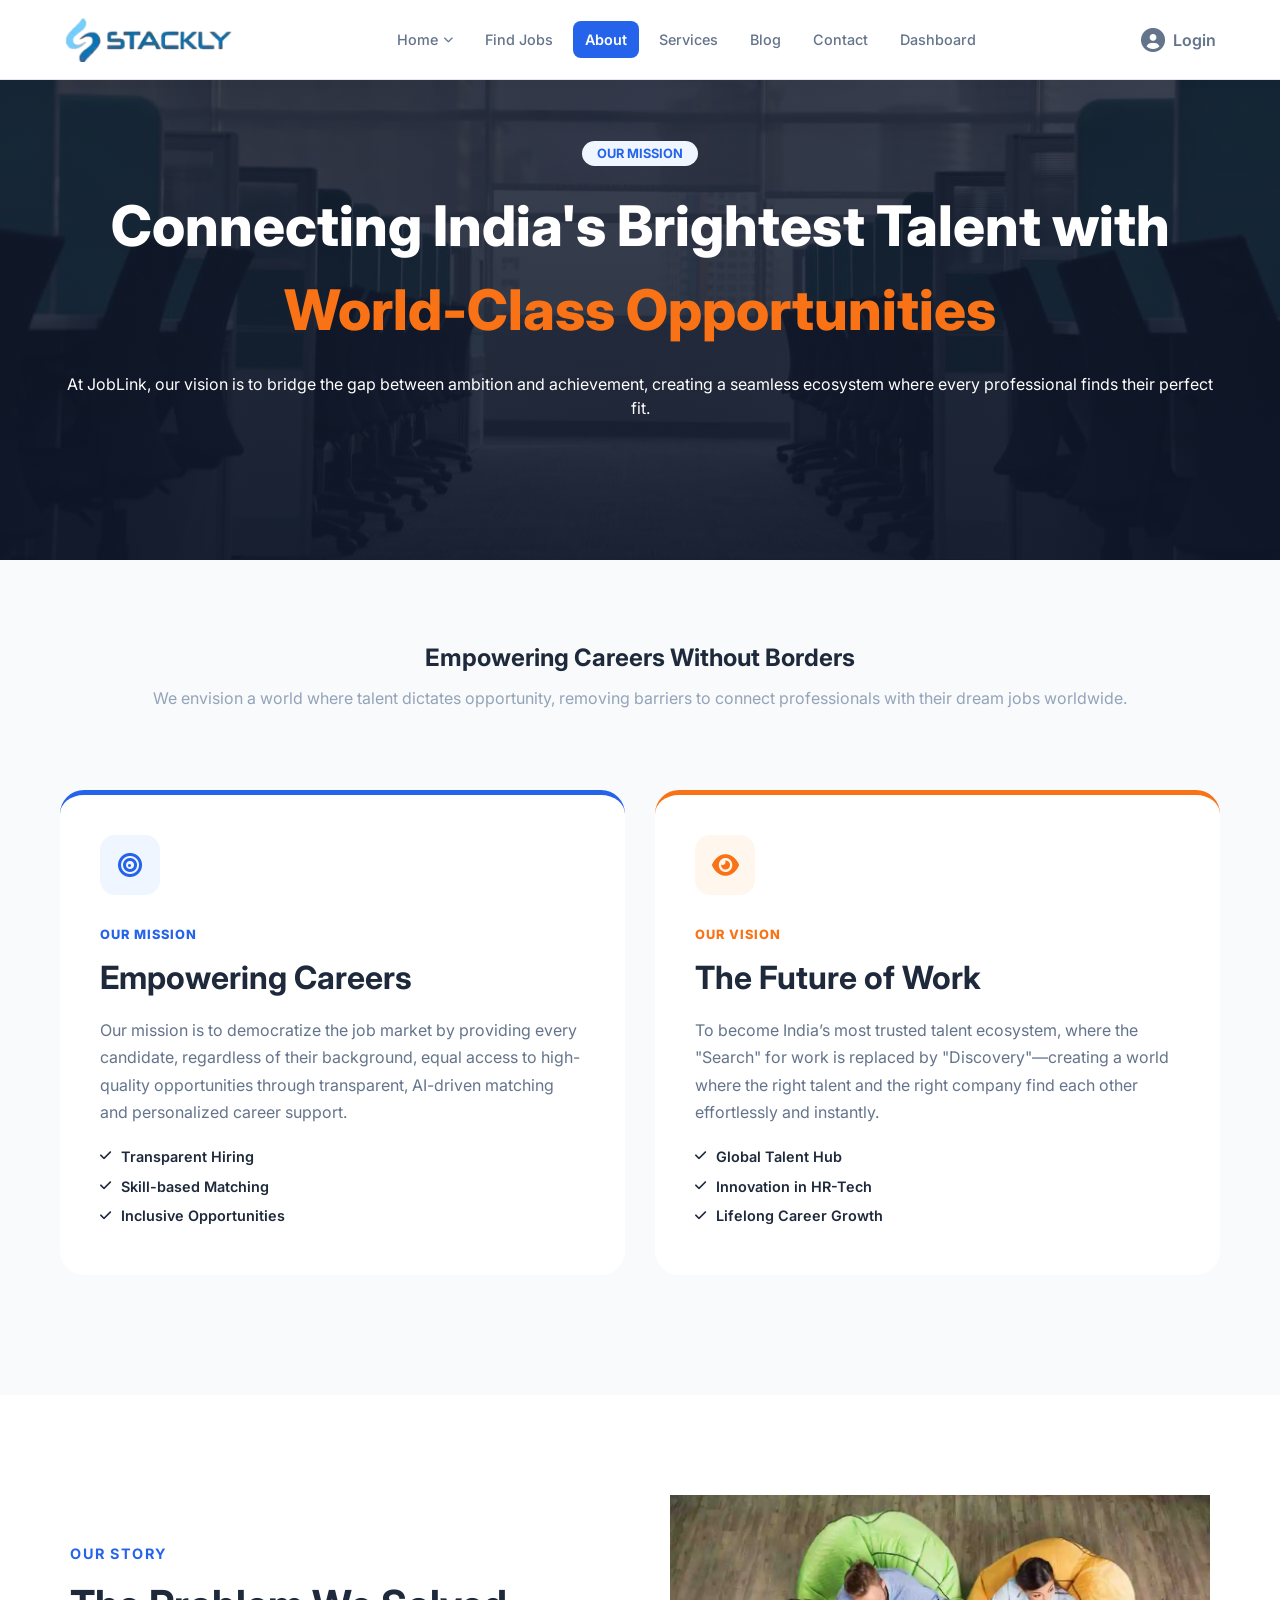
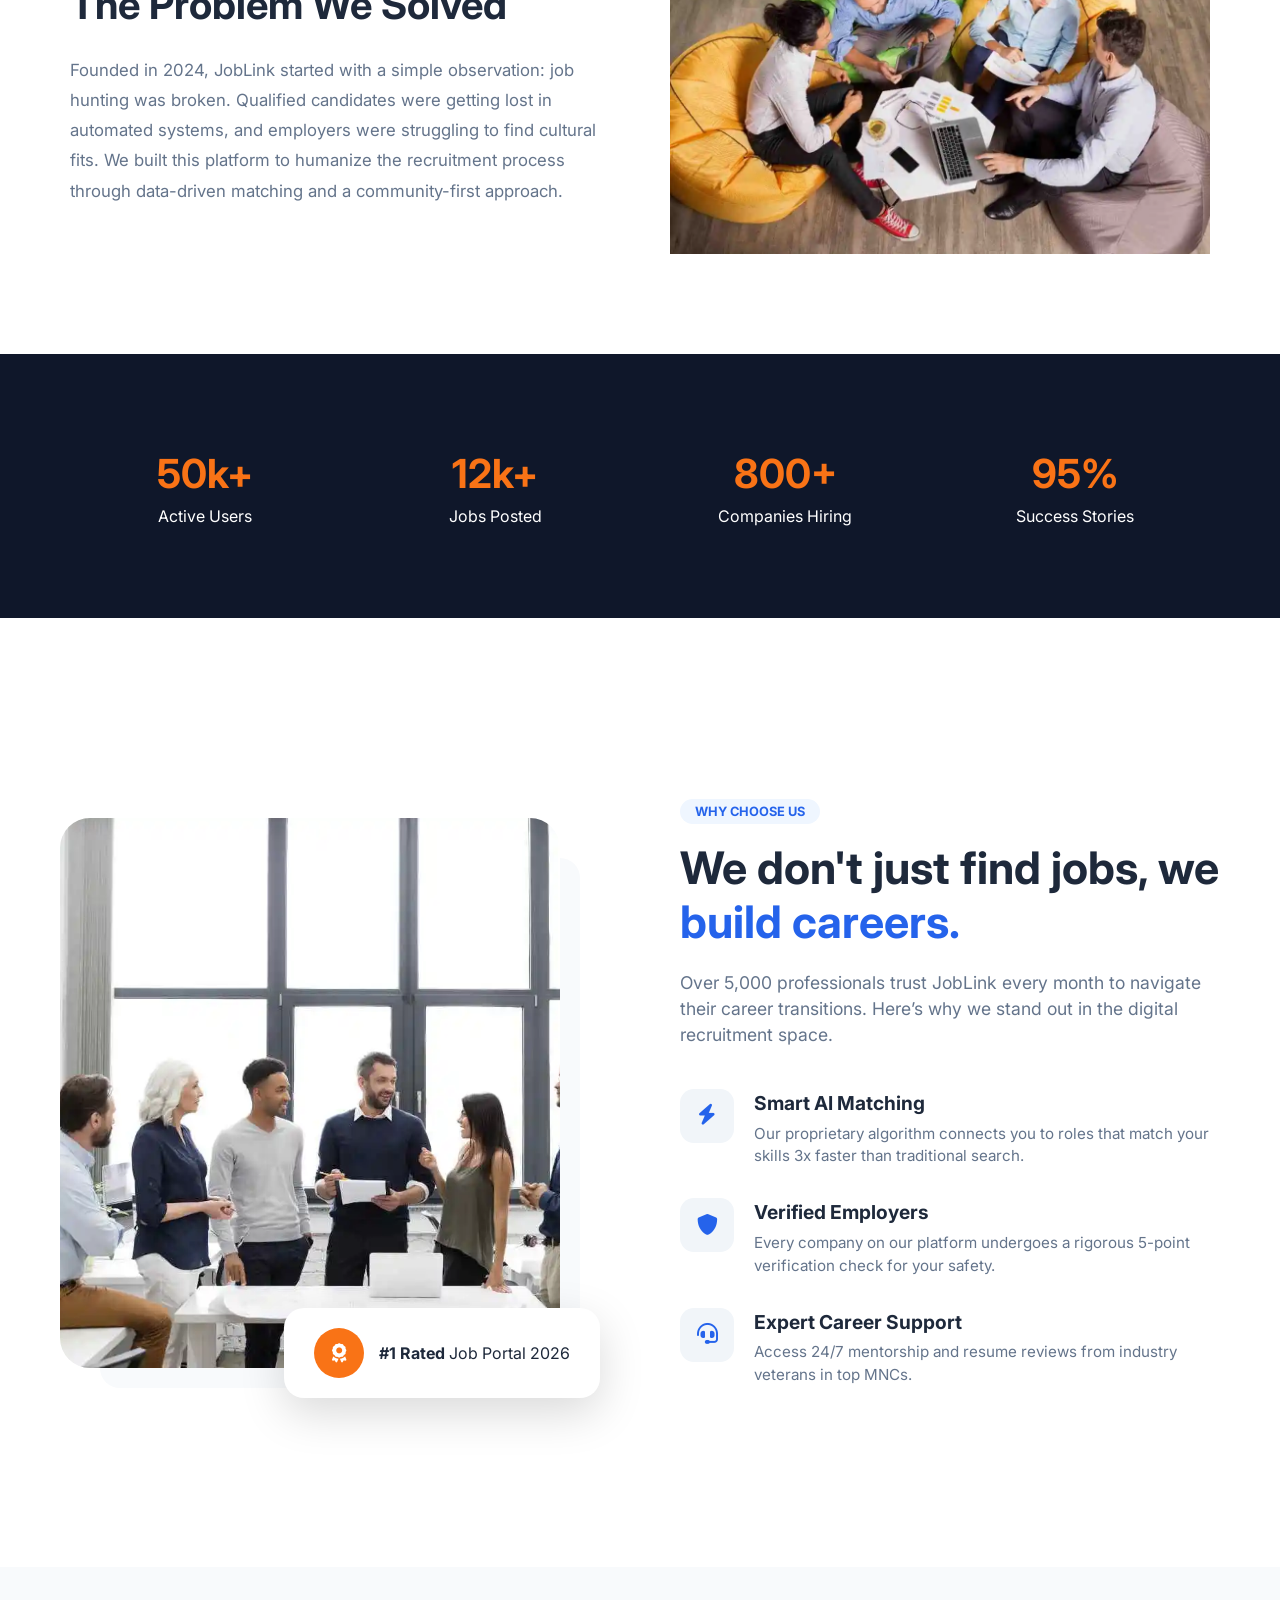
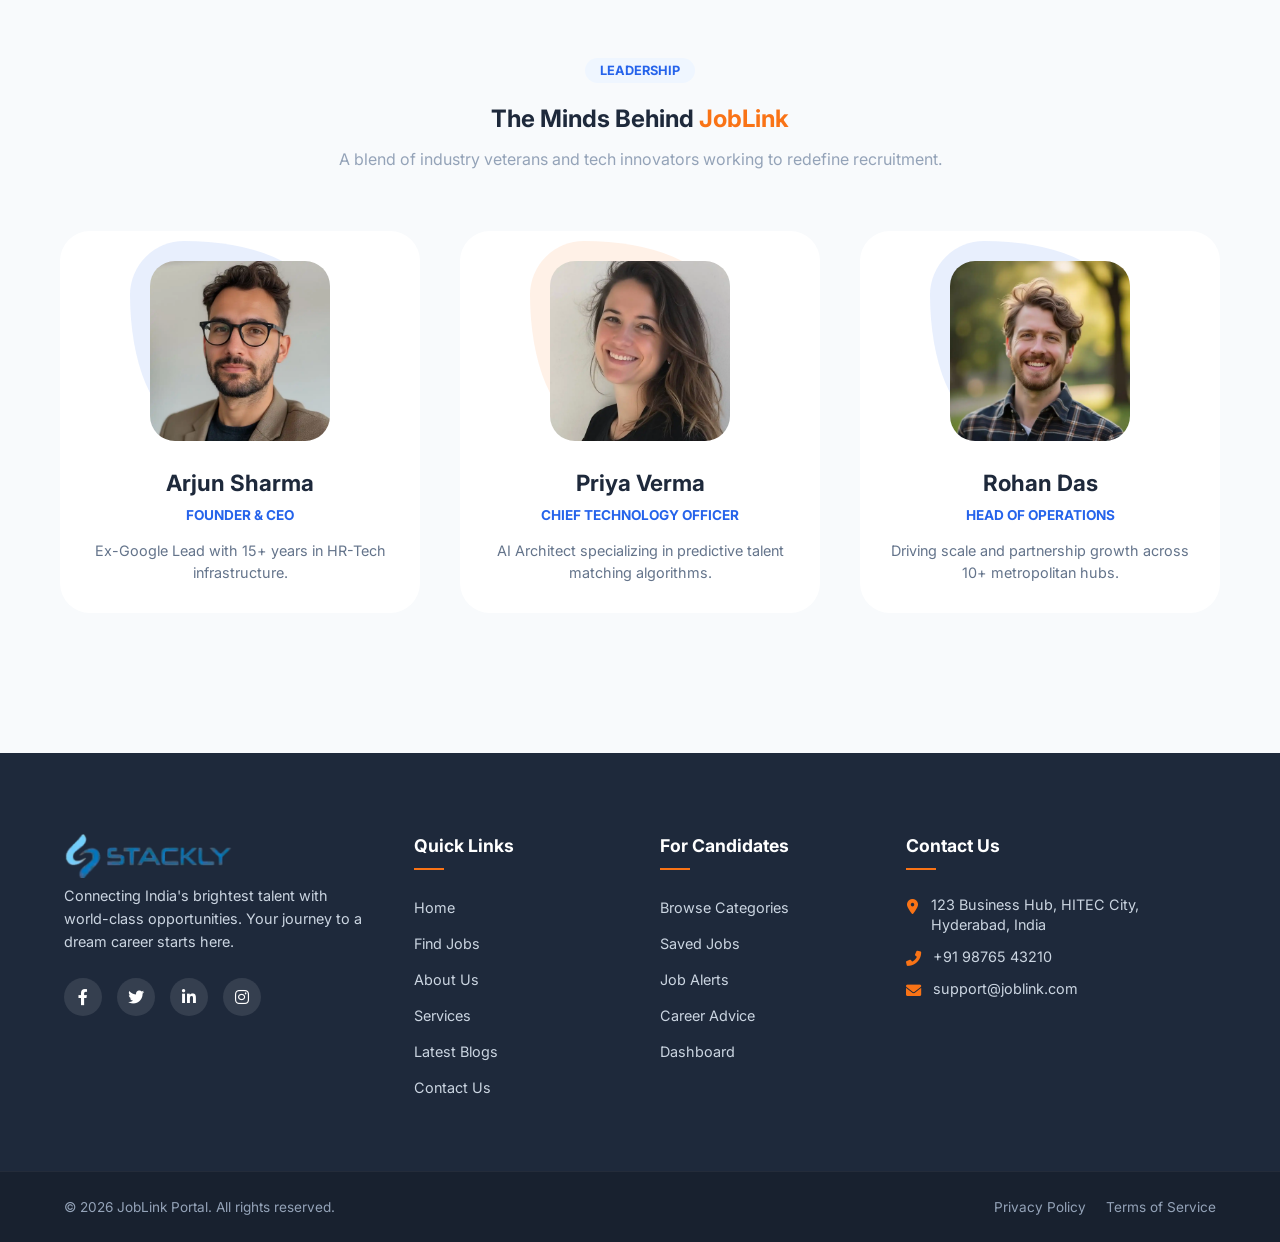
<file: about.html>
<!DOCTYPE html>
<html lang="en">
<head>
    <meta charset="UTF-8">
    <meta name="viewport" content="width=device-width, initial-scale=1.0">
     <link
      href="https://fonts.googleapis.com/css2?family=Inter:wght@400;500;600;700&display=swap"
      rel="stylesheet"
    />
    <link href="https://unpkg.com/aos@2.3.1/dist/aos.css" rel="stylesheet" />
    <link
      rel="stylesheet"
      href="https://cdnjs.cloudflare.com/ajax/libs/font-awesome/6.0.0/css/all.min.css"
    />
    <link rel="stylesheet" href="about.css" />
 
    <title>Stackly - About Us</title>
</head>
<body>
   <div id="page-transition" class="transition-overlay">
      <div class="transition-content">
        <img
          src="assets/logo.webp"
          alt="StackLu Logo"
          class="transition-logo"
        />
        <div class="transition-spinner"></div>
        <h4>Loading...</h4>
      </div>
    </div>
    <nav class="navbar">
      <div class="nav-container">
        <a href="#" class="logo">
          <img src="assets/logo.webp" alt="StackLy Logo" class="logo-img" />
        </a>

        <ul class="nav-menu" id="nav-menu">
          <li class="nav-item dropdown">
            <a href="#" class="nav-link active"
              >Home <i class="fas fa-chevron-down"></i
            ></a>
            <ul class="dropdown-menu">
              <li><a href="index.html">Home 1</a></li>
              <li><a href="home2.html">Home 2</a></li>
            </ul>
          </li>
          <li class="nav-item">
            <a href="jobPage.html" class="nav-link">Find Jobs</a>
          </li>
          <li class="nav-item">
            <a href="about.html" class="nav-link">About</a>
          </li>
          <li class="nav-item"><a href="services.html" class="nav-link">Services</a></li>
          <li class="nav-item">
            <a href="blog.html" class="nav-link">Blog</a>
          </li>
          <li class="nav-item"><a href="contact.html" class="nav-link">Contact</a></li>
          <li class="nav-item"><a href="dashboard.html" class="nav-link">Dashboard</a></li>
        </ul>

        <div class="nav-actions">
          <a href="login.html" class="login-link">
            <i class="fas fa-user-circle"></i>
            <span>Login</span>
          </a>
          <div class="menu-toggle" id="mobile-menu">
            <i class="fas fa-bars"></i>
          </div>
        </div>
      </div>
    </nav>
    
<section class="about-hero">
    
    <div class="section-container" data-aos="zoom-in">
        <span class="sub-badge">Our Mission</span>
        <h1>Connecting India's Brightest Talent with <span class="text-gradient">World-Class Opportunities</span></h1>
        <p>At JobLink, our vision is to bridge the gap between ambition and achievement, creating a seamless ecosystem where every professional finds their perfect fit.</p>
    </div>
</section>

<section class="mission-vision">
    <div class="mission-vision-header">
        <h1>Empowering Careers Without Borders</h1>
        <p> We envision a world where talent dictates opportunity, removing barriers to connect professionals with their dream jobs worldwide.</p>
    </div>
    <div class="section-container">
        <div class="mv-grid">
            <div class="mv-card mission" data-aos="fade-right">
                <div class="mv-icon">
                    <i class="fas fa-bullseye"></i>
                </div>
                <div class="mv-content">
                    <span class="mv-label">Our Mission</span>
                    <h2>Empowering Careers</h2>
                    <p>Our mission is to democratize the job market by providing every candidate, regardless of their background, equal access to high-quality opportunities through transparent, AI-driven matching and personalized career support.</p>
                    <ul class="mv-list">
                        <li><i class="fas fa-check"></i> Transparent Hiring</li>
                        <li><i class="fas fa-check"></i> Skill-based Matching</li>
                        <li><i class="fas fa-check"></i> Inclusive Opportunities</li>
                    </ul>
                </div>
            </div>

            <div class="mv-card vision" data-aos="fade-left">
                <div class="mv-icon">
                    <i class="fas fa-eye"></i>
                </div>
                <div class="mv-content">
                    <span class="mv-label">Our Vision</span>
                    <h2>The Future of Work</h2>
                    <p>To become India’s most trusted talent ecosystem, where the "Search" for work is replaced by "Discovery"—creating a world where the right talent and the right company find each other effortlessly and instantly.</p>
                    <ul class="mv-list">
                        <li><i class="fas fa-check"></i> Global Talent Hub</li>
                        <li><i class="fas fa-check"></i> Innovation in HR-Tech</li>
                        <li><i class="fas fa-check"></i> Lifelong Career Growth</li>
                    </ul>
                </div>
            </div>
        </div>
    </div>
</section>

<section class="story-section">
    <div class="story-grid">
        <div class="story-content" data-aos="fade-right">
            <h3>Our Story</h3>
            <h2>The Problem We Solved</h2>
            <p>Founded in 2024, JobLink started with a simple observation: job hunting was broken. Qualified candidates were getting lost in automated systems, and employers were struggling to find cultural fits. We built this platform to humanize the recruitment process through data-driven matching and a community-first approach.</p>
        </div>
        <div class="story-image" data-aos="fade-left">
            <img src="assets/people-discussing.webp" alt="Team Collaboration">
        </div>
    </div>
</section>

<section class="stats-section">
    <div class="section-container stats-grid">
        <div class="stat-item" data-aos="flip-up">
            <h2 class="counter">50k+</h2>
            <p>Active Users</p>
        </div>
        <div class="stat-item" data-aos="flip-up" data-aos-delay="100">
            <h2 class="counter">12k+</h2>
            <p>Jobs Posted</p>
        </div>
        <div class="stat-item" data-aos="flip-up" data-aos-delay="200">
            <h2 class="counter">800+</h2>
            <p>Companies Hiring</p>
        </div>
        <div class="stat-item" data-aos="flip-up" data-aos-delay="300">
            <h2 class="counter">95%</h2>
            <p>Success Stories</p>
        </div>
    </div>
</section>

<section class="why-choose-us">
    <div class="section-container">
        <div class="split-wrapper">
            
            <div class="split-image-box" data-aos="fade-right">
                <div class="main-image">
                    <img src="assets/team-business.webp" alt="Team Meeting">
                </div>
                <div class="floating-badge">
                    <div class="badge-icon"><i class="fas fa-award"></i></div>
                    <div class="badge-text">
                        <strong>#1 Rated</strong>
                        <span>Job Portal 2026</span>
                    </div>
                </div>
            </div>

            <div class="split-content" data-aos="fade-left">
                <span class="sub-badge">Why Choose Us</span>
                <h2>We don't just find jobs, we <span>build careers.</span></h2>
                <p>Over 5,000 professionals trust JobLink every month to navigate their career transitions. Here’s why we stand out in the digital recruitment space.</p>

                <div class="features-list">
                    <div class="feature-item">
                        <div class="feature-icon"><i class="fas fa-bolt"></i></div>
                        <div class="feature-text">
                            <h4>Smart AI Matching</h4>
                            <p>Our proprietary algorithm connects you to roles that match your skills 3x faster than traditional search.</p>
                        </div>
                    </div>

                    <div class="feature-item">
                        <div class="feature-icon"><i class="fas fa-shield-alt"></i></div>
                        <div class="feature-text">
                            <h4>Verified Employers</h4>
                            <p>Every company on our platform undergoes a rigorous 5-point verification check for your safety.</p>
                        </div>
                    </div>

                    <div class="feature-item">
                        <div class="feature-icon"><i class="fas fa-headset"></i></div>
                        <div class="feature-text">
                            <h4>Expert Career Support</h4>
                            <p>Access 24/7 mentorship and resume reviews from industry veterans in top MNCs.</p>
                        </div>
                    </div>
                </div>
            </div>

        </div>
    </div>
</section>



<section class="visionary-section">
    <div class="section-container">
        <div class="visionary-header" data-aos="fade-up">
            <span class="sub-badge">Leadership</span>
            <h1>The Minds Behind <span class="text-gradient">JobLink</span></h1>
            <p>A blend of industry veterans and tech innovators working to redefine recruitment.</p>
        </div>

        <div class="visionary-grid">
            <div class="visionary-card" data-aos="zoom-in-up">
                <div class="card-inner">
                    <div class="image-wrapper">
                        <div class="shape-blob"></div>
                        <img src="assets/uifaces-popular-avatar (6).webp" alt="CEO">
                        <div class="social-float">
                            <a href="404.html"><i class="fab fa-linkedin-in"></i></a>
                            <a href="404.html"><i class="fab fa-twitter"></i></a>
                        </div>
                    </div>
                    <div class="visionary-info">
                        <h3>Arjun Sharma</h3>
                        <span class="role">Founder & CEO</span>
                        <p>Ex-Google Lead with 15+ years in HR-Tech infrastructure.</p>
                    </div>
                </div>
            </div>

            <div class="visionary-card" data-aos="zoom-in-up" data-aos-delay="100">
                <div class="card-inner">
                    <div class="image-wrapper">
                        <div class="shape-blob orange"></div>
                        <img src="assets/uifaces-popular-avatar (7).webp" alt="CTO">
                        <div class="social-float">
                            <a href="404.html"><i class="fab fa-linkedin-in"></i></a>
                            <a href="404.html"><i class="fab fa-github"></i></a>
                        </div>
                    </div>
                    <div class="visionary-info">
                        <h3>Priya Verma</h3>
                        <span class="role">Chief Technology Officer</span>
                        <p>AI Architect specializing in predictive talent matching algorithms.</p>
                    </div>
                </div>
            </div>

            <div class="visionary-card" data-aos="zoom-in-up" data-aos-delay="200">
                <div class="card-inner">
                    <div class="image-wrapper">
                        <div class="shape-blob"></div>
                        <img src="assets/uifaces-popular-avatar (2).webp" alt="COO">
                        <div class="social-float">
                            <a href="404.html"><i class="fab fa-linkedin-in"></i></a>
                            <a href="404.html"><i class="fab fa-instagram"></i></a>
                        </div>
                    </div>
                    <div class="visionary-info">
                        <h3>Rohan Das</h3>
                        <span class="role">Head of Operations</span>
                        <p>Driving scale and partnership growth across 10+ metropolitan hubs.</p>
                    </div>
                </div>
            </div>
        </div>
    </div>
</section>

    <footer class="main-footer" data-aos="fade-up">
      <div class="footer-container">
        <div class="footer-col footer-brand">
          <a href="#" class="footer-logo">
            <img src="assets/logo.webp" alt="StackLy Logo" class="logo-img" />
          </a>
          <p class="footer-description">
            Connecting India's brightest talent with world-class opportunities.
            Your journey to a dream career starts here.
          </p>
         
          <div class="social-links">
            <a href="404.html"><i class="fab fa-facebook-f"></i></a>
            <a href="404.html"><i class="fab fa-twitter"></i></a>
            <a href="404.html"><i class="fab fa-linkedin-in"></i></a>
            <a href="404.html"><i class="fab fa-instagram"></i></a>
          </div>
        </div>

        <div class="footer-col">
          <h4>Quick Links</h4>
          <ul class="footer-links">
            <li><a href="index.html">Home</a></li>
            <li><a href="jobPage.html">Find Jobs</a></li>
            <li><a href="about.html">About Us</a></li>
            <li><a href="services.html">Services</a></li>
            <li><a href="blog.html">Latest Blogs</a></li>
            <li><a href="contact.html">Contact Us</a></li>
          </ul>
        </div>

        <div class="footer-col">
          <h4>For Candidates</h4>
          <ul class="footer-links">
            <li><a href="404.html">Browse Categories</a></li>
            <li><a href="404.html">Saved Jobs</a></li>
            <li><a href="404.html">Job Alerts</a></li>
            <li><a href="blog.html">Career Advice</a></li>
            <li><a href="dashboard.html">Dashboard</a></li>
          </ul>
        </div>

        <div class="footer-col">
          <h4>Contact Us</h4>
          <div class="footer-contact-info">
            <div class="contact-item">
              <i class="fas fa-map-marker-alt"></i>
              <span>123 Business Hub, HITEC City, Hyderabad, India</span>
            </div>
            <div class="contact-item">
              <i class="fas fa-phone-alt"></i>
              <span>+91 98765 43210</span>
            </div>
            <div class="contact-item">
              <i class="fas fa-envelope"></i>
              <span>support@joblink.com</span>
            </div>
          </div>
        </div>
      </div>

      <div class="footer-bottom">
        <div class="footer-bottom-content">
          <p>&copy; 2026 JobLink Portal. All rights reserved.</p>
          <div class="footer-legal">
            <a href="404.html">Privacy Policy</a>
            <a href="404.html">Terms of Service</a>
          </div>
        </div>
      </div>
    </footer>

      <script src="script.js"></script>
    <script src="https://unpkg.com/aos@2.3.1/dist/aos.js"></script>
    <script>
      AOS.init({
        duration:1000,
        once: true, // Animation only happens once when you scroll down
      });

    </script>
</body>
</html>
</file>
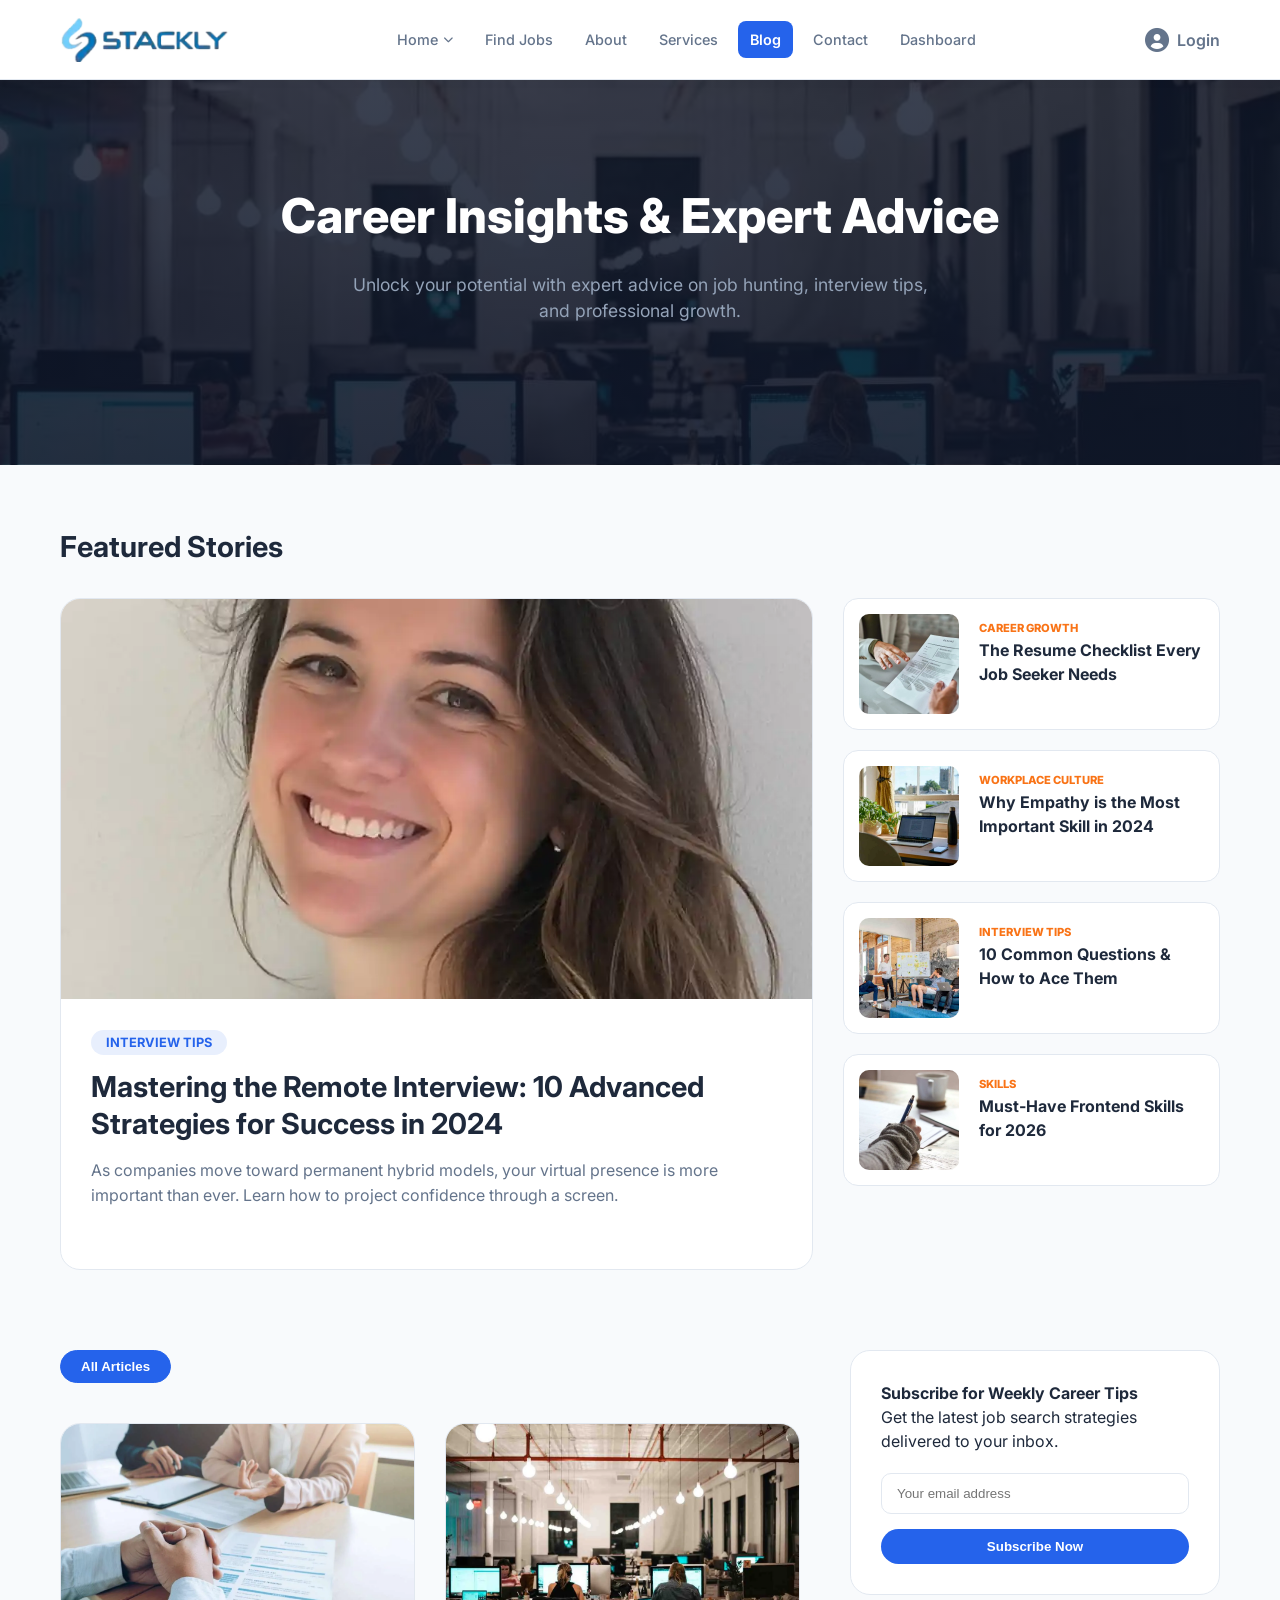
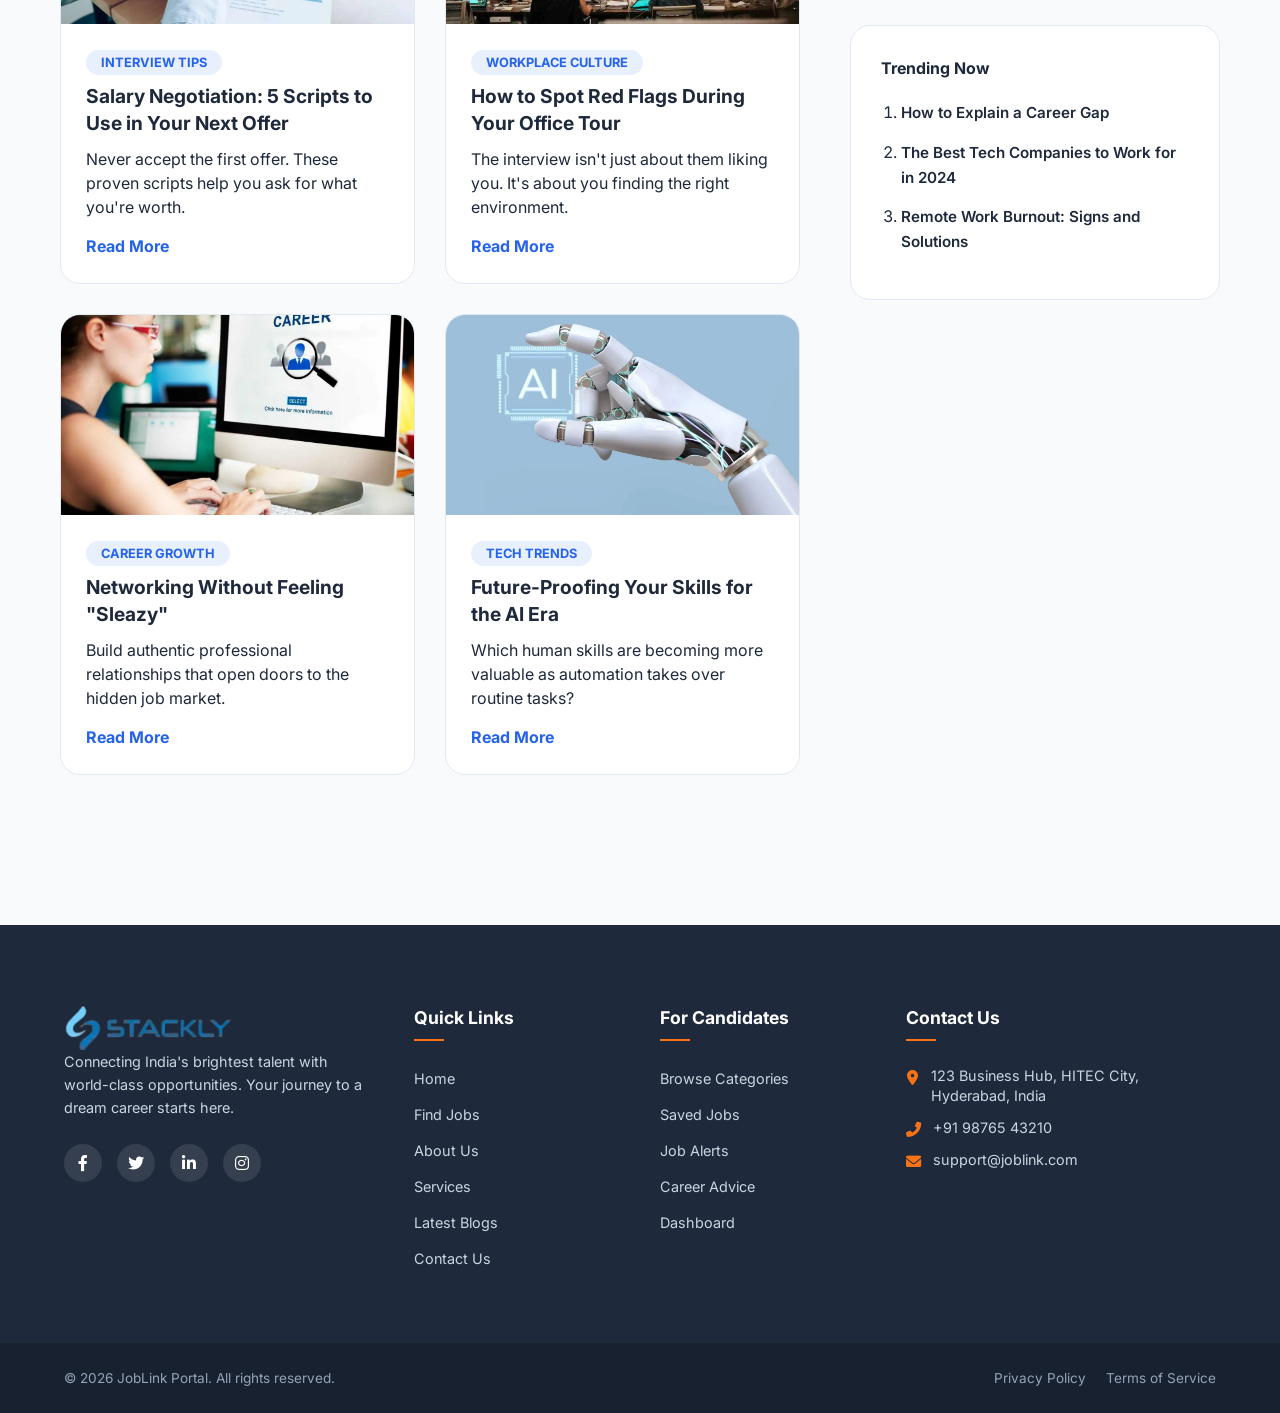
<file: blog.html>
<!DOCTYPE html>
<html lang="en">
<head>
    <meta charset="UTF-8">
    <meta name="viewport" content="width=device-width, initial-scale=1.0">
    <title>Stackly - Blogs</title>
    <link rel="stylesheet" href="https://cdnjs.cloudflare.com/ajax/libs/font-awesome/6.0.0/css/all.min.css">
    <link href="https://fonts.googleapis.com/css2?family=Inter:wght@300;400;600;700&display=swap" rel="stylesheet">
    <link href="https://unpkg.com/aos@2.3.1/dist/aos.css" rel="stylesheet">
    <link rel="stylesheet" href="blog.css">
</head>
<body>
    <div id="page-transition" class="transition-overlay">
      <div class="transition-content">
        <img
          src="assets/logo.webp"
          alt="StackLu Logo"
          class="transition-logo"
        />
        <div class="transition-spinner"></div>
        <h4>Loading...</h4>
      </div>
    </div>
    <nav class="navbar">
      <div class="nav-container">
        <a href="#" class="logo">
          <img src="assets/logo.webp" alt="StackLy Logo" class="logo-img" />
        </a>

        <ul class="nav-menu" id="nav-menu">
          <li class="nav-item dropdown">
            <a href="#" class="nav-link active"
              >Home <i class="fas fa-chevron-down"></i
            ></a>
            <ul class="dropdown-menu">
              <li><a href="index.html">Home 1</a></li>
              <li><a href="home2.html">Home 2</a></li>
            </ul>
          </li>
          <li class="nav-item">
            <a href="jobPage.html" class="nav-link">Find Jobs</a>
          </li>
          <li class="nav-item">
            <a href="about.html" class="nav-link">About</a>
          </li>
          <li class="nav-item"><a href="services.html" class="nav-link">Services</a></li>
          <li class="nav-item">
            <a href="blog.html" class="nav-link">Blog</a>
          </li>
          <li class="nav-item"><a href="contact.html" class="nav-link">Contact</a></li>
          <li class="nav-item"><a href="dashboard.html" class="nav-link">Dashboard</a></li>
        </ul>

        <div class="nav-actions">
          <a href="login.html" class="login-link">
            <i class="fas fa-user-circle"></i>
            <span>Login</span>
          </a>
          <div class="menu-toggle" id="mobile-menu">
            <i class="fas fa-bars"></i>
          </div>
        </div>
      </div>
    </nav>
    <section class="blog-hero section">
        <div class="section-container" data-aos="fade-right" data-aos-delay="500">
            <h1>Career Insights & Expert Advice</h1>
            <p>Unlock your potential with expert advice on job hunting, interview tips, and professional growth.</p>
        </div>
    </section>

    <main class="blog-content-wrapper section-container ">
        
        <h2 class="blog-section-title">Featured Stories</h2>
        <div class="featured-stories-grid section" data-aos="fade-up">
            <div class="main-featured-card">
                <img src="assets/uifaces-popular-avatar (7).webp" alt="Interview">
                <div class="article-body">
                    <span class="category-tag">Interview Tips</span>
                    <h3>Mastering the Remote Interview: 10 Advanced Strategies for Success in 2024</h3>
                    <p>As companies move toward permanent hybrid models, your virtual presence is more important than ever. Learn how to project confidence through a screen.</p>
                    
                </div>
            </div>

            <div class="side-featured-list">
                <div class="mini-card" data-aos="fade-up">
                    <img src="assets/resume1.webp" alt="Resume">
                    <div>
                        <span class="category-tag-sm">Career Growth</span>
                        <h4>The Resume Checklist Every Job Seeker Needs</h4>
                    </div>
                </div>
                <div class="mini-card" data-aos="fade-up">
                    <img src="assets/workplace3.webp" alt="Empathy">
                    <div>
                        <span class="category-tag-sm">Workplace Culture</span>
                        <h4>Why Empathy is the Most Important Skill in 2024</h4>
                    </div>
                </div>
                <div class="mini-card" data-aos="fade-up">
    <img src="assets/team-meeting.webp" alt="Interview Tips">
    <div>
        <span class="category-tag-sm">Interview Tips</span>
        <h4>10 Common Questions & How to Ace Them</h4>
    </div>
</div>

<div class="mini-card" data-aos="fade-up">
    <img src="assets/writing.webp" alt="Skills">
    <div>
        <span class="category-tag-sm">Skills</span>
        <h4>Must-Have Frontend Skills for 2026</h4>
    </div>
</div>


            </div>
        </div>

        <div class="blog-main-layout section">
            
            <div class="article-feed">
                <div class="feed-filters">
                    <button class="active">All Articles</button>
                
                </div>

                <div class="feed-grid">
                    <div class="blog-card" data-aos="fade-up">
                        <img src="assets/interview2.webp" alt="Salary">
                        <div class="card-body">
                            <span class="category-tag">Interview Tips</span>
                            <h4>Salary Negotiation: 5 Scripts to Use in Your Next Offer</h4>
                            <p>Never accept the first offer. These proven scripts help you ask for what you're worth.</p>
                            <a href="404.html" class="read-link">Read More</a>
                        </div>
                    </div>
                    <div class="blog-card" data-aos="fade-up" data-aos-delay="100">
                        <img src="assets/workplace1.webp" alt="Office">
                        <div class="card-body">
                            <span class="category-tag">Workplace Culture</span>
                            <h4>How to Spot Red Flags During Your Office Tour</h4>
                            <p>The interview isn't just about them liking you. It's about you finding the right environment.</p>
                            <a href="404.html" class="read-link">Read More</a>
                        </div>
                    </div>
                    <div class="blog-card" data-aos="fade-up" data-aos-delay="100">
                        <img src="assets/career-insight-2.webp" alt="Networking">
                        <div class="card-body">
                            <span class="category-tag">Career Growth</span>
                            <h4>Networking Without Feeling "Sleazy"</h4>
                            <p>Build authentic professional relationships that open doors to the hidden job market.</p>
                            <a href="404.html" class="read-link">Read More</a>
                        </div>
                    </div>

                    <div class="blog-card" data-aos="fade-up" data-aos-delay="200">
                        <img src="assets/ai.webp" alt="AI Era">
                        <div class="card-body">
                            <span class="category-tag">Tech Trends</span>
                            <h4>Future-Proofing Your Skills for the AI Era</h4>
                            <p>Which human skills are becoming more valuable as automation takes over routine tasks?</p>
                            <a href="404.html" class="read-link">Read More</a>
                        </div>
                    </div>
                </div>
            </div>

            <aside class="blog-sidebar section">
                <div class="sidebar-box subscribe-box" data-aos="fade-up">
                    <h4>Subscribe for Weekly Career Tips</h4>
                    <p>Get the latest job search strategies delivered to your inbox.</p>
                    <input type="email" placeholder="Your email address">
                   <a href="404.html">
                     <button class="btn-primary-sm">Subscribe Now</button>
                   </a>
                </div>

                <div class="sidebar-box trending-box" data-aos="fade-up">
                    <h4>Trending Now</h4>
                    <ol>
                        <li><a href="404.html">How to Explain a Career Gap</a></li>
                        <li><a href="404.html">The Best Tech Companies to Work for in 2024</a></li>
                        <li><a href="404.html">Remote Work Burnout: Signs and Solutions</a></li>
                    </ol>
                </div>
            </aside>
        </div>
    </main>

    <footer class="main-footer" data-aos="fade-up">
      <div class="footer-container">
        <div class="footer-col footer-brand">
          <a href="#" class="footer-logo">
            <img src="assets/logo.webp" alt="StackLy Logo" class="logo-img" />
          </a>
          <p class="footer-description">
            Connecting India's brightest talent with world-class opportunities.
            Your journey to a dream career starts here.
          </p>
         
          <div class="social-links">
            <a href="404.html"><i class="fab fa-facebook-f"></i></a>
            <a href="404.html"><i class="fab fa-twitter"></i></a>
            <a href="404.html"><i class="fab fa-linkedin-in"></i></a>
            <a href="404.html"><i class="fab fa-instagram"></i></a>
          </div>
        </div>

        <div class="footer-col">
          <h4>Quick Links</h4>
          <ul class="footer-links">
            <li><a href="index.html">Home</a></li>
            <li><a href="jobPage.html">Find Jobs</a></li>
            <li><a href="about.html">About Us</a></li>
            <li><a href="services.html">Services</a></li>
            <li><a href="blog.html">Latest Blogs</a></li>
            <li><a href="contact.html">Contact Us</a></li>
          </ul>
        </div>

        <div class="footer-col">
          <h4>For Candidates</h4>
          <ul class="footer-links">
            <li><a href="404.html">Browse Categories</a></li>
            <li><a href="404.html">Saved Jobs</a></li>
            <li><a href="404.html">Job Alerts</a></li>
            <li><a href="blog.html">Career Advice</a></li>
            <li><a href="dashboard.html">Dashboard</a></li>
          </ul>
        </div>

        <div class="footer-col">
          <h4>Contact Us</h4>
          <div class="footer-contact-info">
            <div class="contact-item">
              <i class="fas fa-map-marker-alt"></i>
              <span>123 Business Hub, HITEC City, Hyderabad, India</span>
            </div>
            <div class="contact-item">
              <i class="fas fa-phone-alt"></i>
              <span>+91 98765 43210</span>
            </div>
            <div class="contact-item">
              <i class="fas fa-envelope"></i>
              <span>support@joblink.com</span>
            </div>
          </div>
        </div>
      </div>

      <div class="footer-bottom">
        <div class="footer-bottom-content">
          <p>&copy; 2026 JobLink Portal. All rights reserved.</p>
          <div class="footer-legal">
            <a href="404.html">Privacy Policy</a>
            <a href="404.html">Terms of Service</a>
          </div>
        </div>
      </div>
    </footer>
    <script src="script.js"></script>
    <script src="https://unpkg.com/aos@2.3.1/dist/aos.js"></script>
    <script>AOS.init({ duration: 1000, once: true });</script>
</body>
</html>
</file>
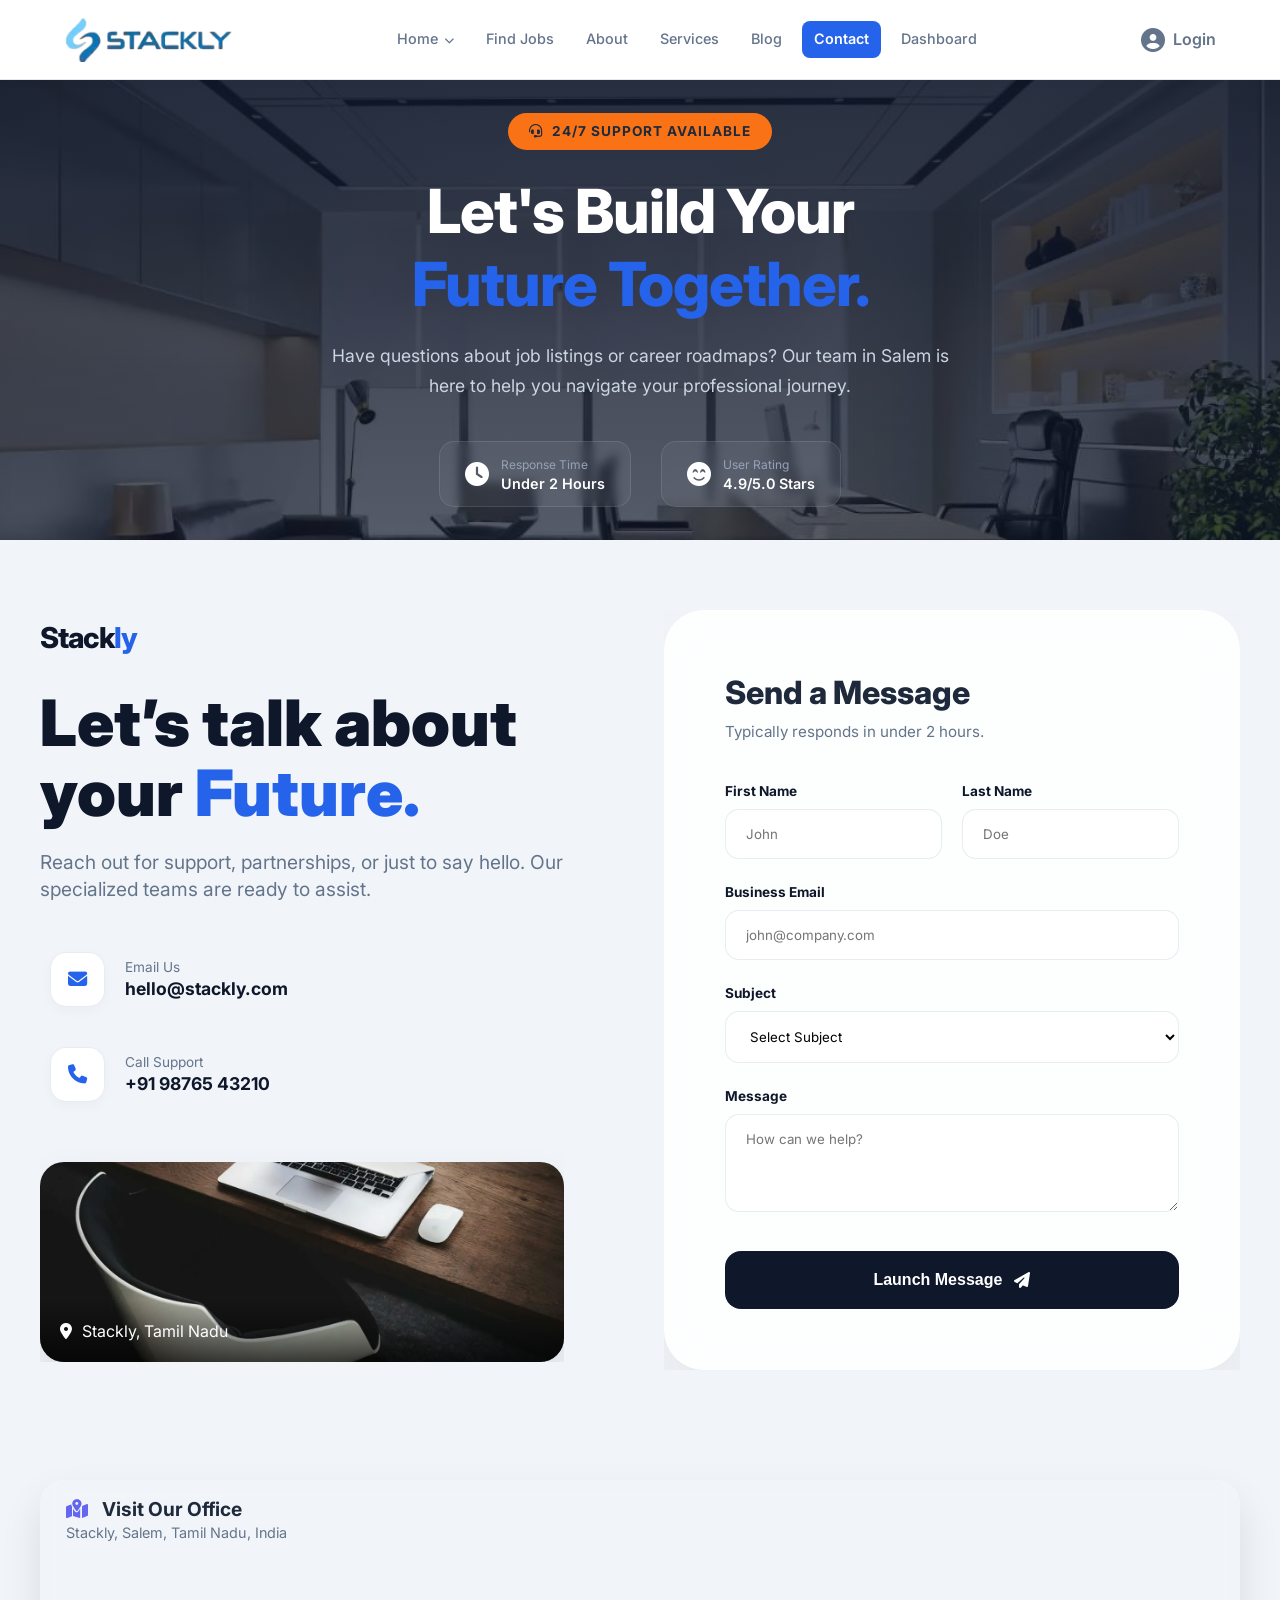
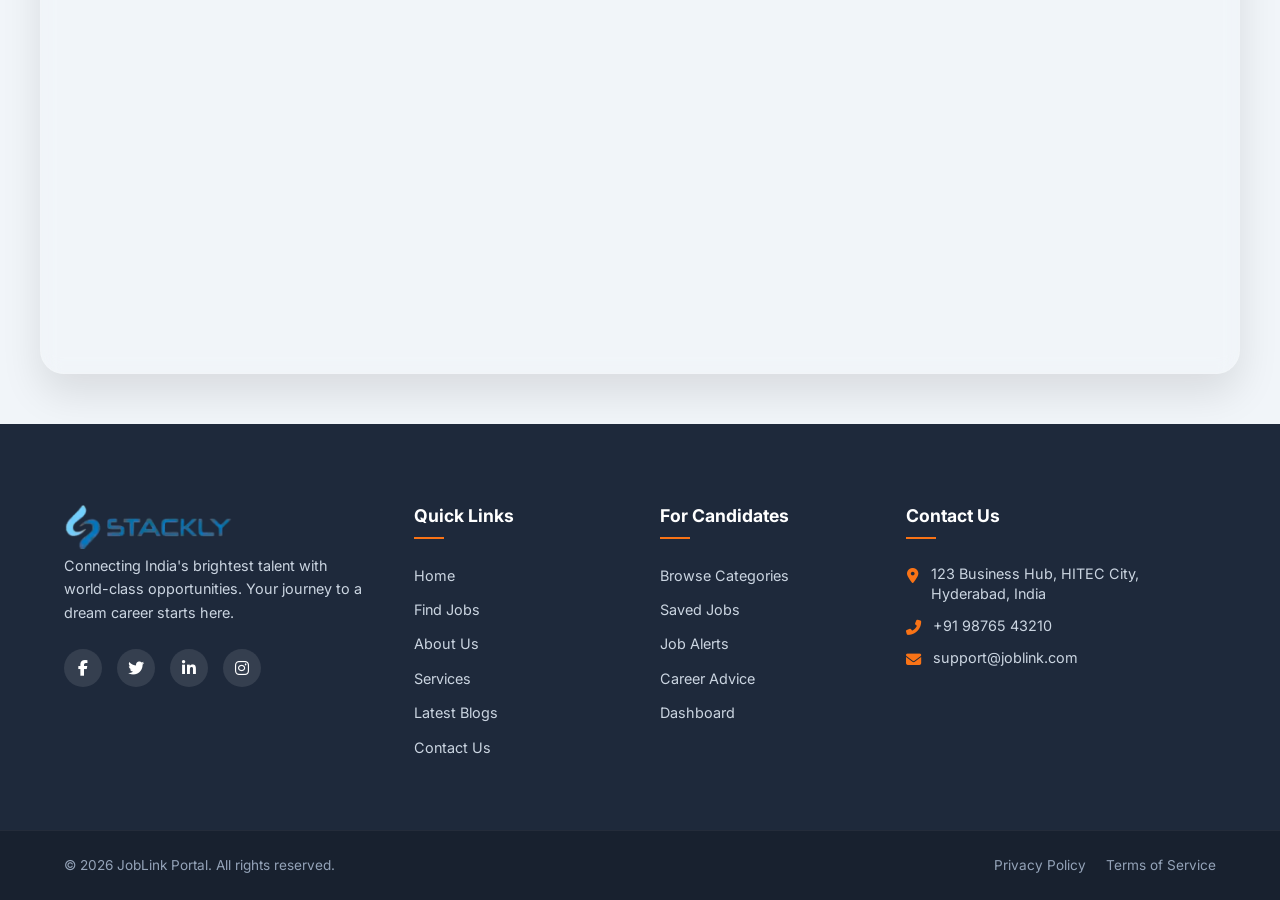
<file: contact.html>
<!DOCTYPE html>
<html lang="en">
<head>
<meta charset="UTF-8">
<meta name="viewport" content="width=device-width, initial-scale=1.0">

<title>Stackly - Contact Us</title>

<link rel="stylesheet" href="https://cdnjs.cloudflare.com/ajax/libs/font-awesome/6.4.0/css/all.min.css">
<link href="https://fonts.googleapis.com/css2?family=Inter:wght@300;400;600;700&display=swap" rel="stylesheet">
   
<link href="https://unpkg.com/aos@2.3.4/dist/aos.css" rel="stylesheet">

<link rel="stylesheet" href="contact.css">

<style>

.error{
color:#ef4444;
font-size:12px;
margin-top:4px;
display:block;
}

.error-border{
border:1px solid #ef4444 !important;
}

</style>

</head>

<body>
    <div id="page-transition" class="transition-overlay">
      <div class="transition-content">
        <img
          src="assets/logo.webp"
          alt="StackLu Logo"
          class="transition-logo"
        />
        <div class="transition-spinner"></div>
        <h4>Loading...</h4>
      </div>
    </div>
    <nav class="navbar">
      <div class="nav-container">
        <a href="#" class="logo">
          <img src="assets/logo.webp" alt="StackLy Logo" class="logo-img" />
        </a>

        <ul class="nav-menu" id="nav-menu">
          <li class="nav-item dropdown">
            <a href="#" class="nav-link active"
              >Home <i class="fas fa-chevron-down"></i
            ></a>
            <ul class="dropdown-menu">
              <li><a href="index.html">Home 1</a></li>
              <li><a href="home2.html">Home 2</a></li>
            </ul>
          </li>
          <li class="nav-item">
            <a href="jobPage.html" class="nav-link">Find Jobs</a>
          </li>
          <li class="nav-item">
            <a href="about.html" class="nav-link">About</a>
          </li>
          <li class="nav-item"><a href="services.html" class="nav-link">Services</a></li>
          <li class="nav-item">
            <a href="blog.html" class="nav-link">Blog</a>
          </li>
          <li class="nav-item"><a href="contact.html" class="nav-link">Contact</a></li>
          <li class="nav-item"><a href="dashboard.html" class="nav-link">Dashboard</a></li>
        </ul>

        <div class="nav-actions">
          <a href="login.html" class="login-link">
            <i class="fas fa-user-circle"></i>
            <span>Login</span>
          </a>
          <div class="menu-toggle" id="mobile-menu">
            <i class="fas fa-bars"></i>
          </div>
        </div>
      </div>
    </nav>
    <section class="contact-hero">
    <div class="contact-hero-overlay"></div>
    
    <div class="section-container">
        <div class="contact-hero-wrapper">
            <div class="contact-hero-content" data-aos="fade-up">
                <span class="contact-badge">
                    <i class="fas fa-headset"></i> 24/7 Support Available
                </span>
                
                <h1 class="contact-title">
                    Let's Build Your <br>
                    <span class="text-highlight">Future Together.</span>
                </h1>
                
                <p class="contact-description">
                    Have questions about job listings or career roadmaps? Our team in Salem is here to help you navigate your professional journey.
                </p>

                <div class="contact-quick-stats">
                    <div class="stat-box">
                        <i class="fas fa-clock"></i>
                        <span><small>Response Time</small><br>Under 2 Hours</span>
                    </div>
                    <div class="stat-box">
                        <i class="fas fa-smile-beam"></i>
                        <span><small>User Rating</small><br>4.9/5.0 Stars</span>
                    </div>
                </div>
            </div>
        </div>
    </div>
</section>

<main class="contact-page-wrapper">

<div class="container main-content-grid">

<!-- LEFT SECTION -->

<section class="info-section section" data-aos="fade-right">

<div class="brand-box">
<span class="logo-text">Stack<span>ly</span></span>
</div>

<div class="content-header">
<h1>Let’s talk about your <span class="highlight">Future.</span></h1>
<p>Reach out for support, partnerships, or just to say hello. Our specialized teams are ready to assist.</p>
</div>

<div class="contact-methods">

<div class="method-card">
<div class="icon-circle"><i class="fas fa-envelope"></i></div>
<div class="details">
<span>Email Us</span>
<strong>hello@stackly.com</strong>
</div>
</div>

<div class="method-card">
<div class="icon-circle"><i class="fas fa-phone"></i></div>
<div class="details">
<span>Call Support</span>
<strong>+91 98765 43210</strong>
</div>
</div>

</div>

<div class="office-preview">

<img src="assets/workplace4.webp">

<div class="overlay-text">
<i class="fas fa-map-marker-alt"></i>
<p>Stackly, Tamil Nadu</p>
</div>

</div>

</section>

<!-- FORM SECTION -->

<section class="form-section" data-aos="fade-left">

<div class="glass-form-container">

<div class="form-header">
<h2>Send a Message</h2>
<p>Typically responds in under 2 hours.</p>
</div>

<form class="stackly-form" id="contactForm">

<div class="input-row">

<div class="input-field">
<label>First Name</label>
<input type="text" id="firstName" placeholder="John">
<small class="error"></small>
</div>

<div class="input-field">
<label>Last Name</label>
<input type="text" id="lastName" placeholder="Doe">
<small class="error"></small>
</div>

</div>

<div class="input-field">
<label>Business Email</label>
<input type="email" id="email" placeholder="john@company.com">
<small class="error"></small>
</div>

<div class="input-field">
<label>Subject</label>

<select id="subject">
<option value="">Select Subject</option>
<option>Platform Support</option>
<option>Employer Partnership</option>
<option>Account Issues</option>
<option>Other</option>
</select>

<small class="error"></small>

</div>

<div class="input-field">
<label>Message</label>
<textarea rows="4" id="message" placeholder="How can we help?"></textarea>
<small class="error"></small>
</div>

<button type="submit" class="submit-btn">
<span>Launch Message</span>
<i class="fas fa-paper-plane"></i>
</button>

</form>

</div>

</section>

</div>
  
</main>
<div class="container" style="margin-top: 40px;" data-aos="fade-up">
        <div class="map-full-wrapper" style="width: 100%; border-radius: 24px; overflow: hidden; background: rgba(255, 255, 255, 0.05); backdrop-filter: blur(10px); border: 1px solid rgba(255,255,255,0.1); padding: 15px; box-shadow: 0 20px 40px rgba(0,0,0,0.1);">
            <div class="map-header" style="margin-bottom: 15px; padding-left: 10px;">
                <h3 style="font-size: 1.2rem; color: #1e293b;"><i class="fas fa-map-marked-alt" style="color: #6366f1; margin-right: 10px;"></i> Visit Our Office</h3>
                <p style="font-size: 0.9rem; color: #64748b;">Stackly, Salem, Tamil Nadu, India</p>
            </div>
            
            <div style="width: 100%; height: 400px; border-radius: 15px; overflow: hidden;">
                <iframe 
                    src="https://www.google.com/maps?q=MMR+Complex,+Chinna+Thirupathi,+near+Chinna+Muniyappan+Kovil,+Salem,+Tamil+Nadu+636008&output=embed" 
                    width="100%" 
                    height="100%" 
                    style="border:0;" 
                    allowfullscreen="" 
                    loading="lazy">
                </iframe>
            </div>
        </div>
    </div>

 <footer class="main-footer" data-aos="fade-up">
      <div class="footer-container">
        <div class="footer-col footer-brand">
          <a href="#" class="footer-logo">
            <img src="assets/logo.webp" alt="StackLy Logo" class="logo-img" />
          </a>
          <p class="footer-description">
            Connecting India's brightest talent with world-class opportunities.
            Your journey to a dream career starts here.
          </p>
         
          <div class="social-links">
            <a href="404.html"><i class="fab fa-facebook-f"></i></a>
            <a href="404.html"><i class="fab fa-twitter"></i></a>
            <a href="404.html"><i class="fab fa-linkedin-in"></i></a>
            <a href="404.html"><i class="fab fa-instagram"></i></a>
          </div>
        </div>

        <div class="footer-col">
          <h4>Quick Links</h4>
          <ul class="footer-links">
            <li><a href="index.html">Home</a></li>
            <li><a href="jobPage.html">Find Jobs</a></li>
            <li><a href="about.html">About Us</a></li>
            <li><a href="services.html">Services</a></li>
            <li><a href="blog.html">Latest Blogs</a></li>
            <li><a href="contact.html">Contact Us</a></li>
          </ul>
        </div>

        <div class="footer-col">
          <h4>For Candidates</h4>
          <ul class="footer-links">
            <li><a href="404.html">Browse Categories</a></li>
            <li><a href="404.html">Saved Jobs</a></li>
            <li><a href="404.html">Job Alerts</a></li>
            <li><a href="blog.html">Career Advice</a></li>
            <li><a href="dashboard.html">Dashboard</a></li>
          </ul>
        </div>

        <div class="footer-col">
          <h4>Contact Us</h4>
          <div class="footer-contact-info">
            <div class="contact-item">
              <i class="fas fa-map-marker-alt"></i>
              <span>123 Business Hub, HITEC City, Hyderabad, India</span>
            </div>
            <div class="contact-item">
              <i class="fas fa-phone-alt"></i>
              <span>+91 98765 43210</span>
            </div>
            <div class="contact-item">
              <i class="fas fa-envelope"></i>
              <span>support@joblink.com</span>
            </div>
          </div>
        </div>
      </div>

      

      <div class="footer-bottom">
        <div class="footer-bottom-content">
          <p>&copy; 2026 JobLink Portal. All rights reserved.</p>
          <div class="footer-legal">
            <a href="404.html">Privacy Policy</a>
            <a href="404.html">Terms of Service</a>
          </div>
        </div>
      </div>
    </footer>

<script src="https://unpkg.com/aos@2.3.4/dist/aos.js"></script>

<script>
AOS.init({
duration:1000,
once:true
})
</script>

<!-- VALIDATION SCRIPT -->
 <script src="script.js"></script>

<script>

const form=document.getElementById("contactForm")

const firstName=document.getElementById("firstName")
const lastName=document.getElementById("lastName")
const email=document.getElementById("email")
const subject=document.getElementById("subject")
const message=document.getElementById("message")

function showError(input,msg){

const field=input.parentElement
const error=field.querySelector(".error")

error.innerText=msg
input.classList.add("error-border")

}

function clearError(input){

const field=input.parentElement
const error=field.querySelector(".error")

error.innerText=""
input.classList.remove("error-border")

}

function validEmail(value){

const pattern=/^[^ ]+@[^ ]+\.[a-z]{2,3}$/
return pattern.test(value)

}

form.addEventListener("submit",function(e){

e.preventDefault()

let valid=true

if(firstName.value.trim()===""){
showError(firstName,"First name is required")
valid=false
}else{
clearError(firstName)
}

if(lastName.value.trim()===""){
showError(lastName,"Last name is required")
valid=false
}else{
clearError(lastName)
}

if(email.value.trim()===""){
showError(email,"Email is required")
valid=false
}else if(!validEmail(email.value)){
showError(email,"Enter valid email")
valid=false
}else{
clearError(email)
}

if(subject.value===""){
showError(subject,"Please select subject")
valid=false
}else{
clearError(subject)
}

if(message.value.trim()===""){
showError(message,"Message cannot be empty")
valid=false
}else{
clearError(message)
}

if(valid){

window.location.href="404.html"

}

})

const inputs=[firstName,lastName,email,subject,message]

inputs.forEach(input=>{

input.addEventListener("input",function(){

clearError(input)

})

})

</script>

</body>
</html>
</file>
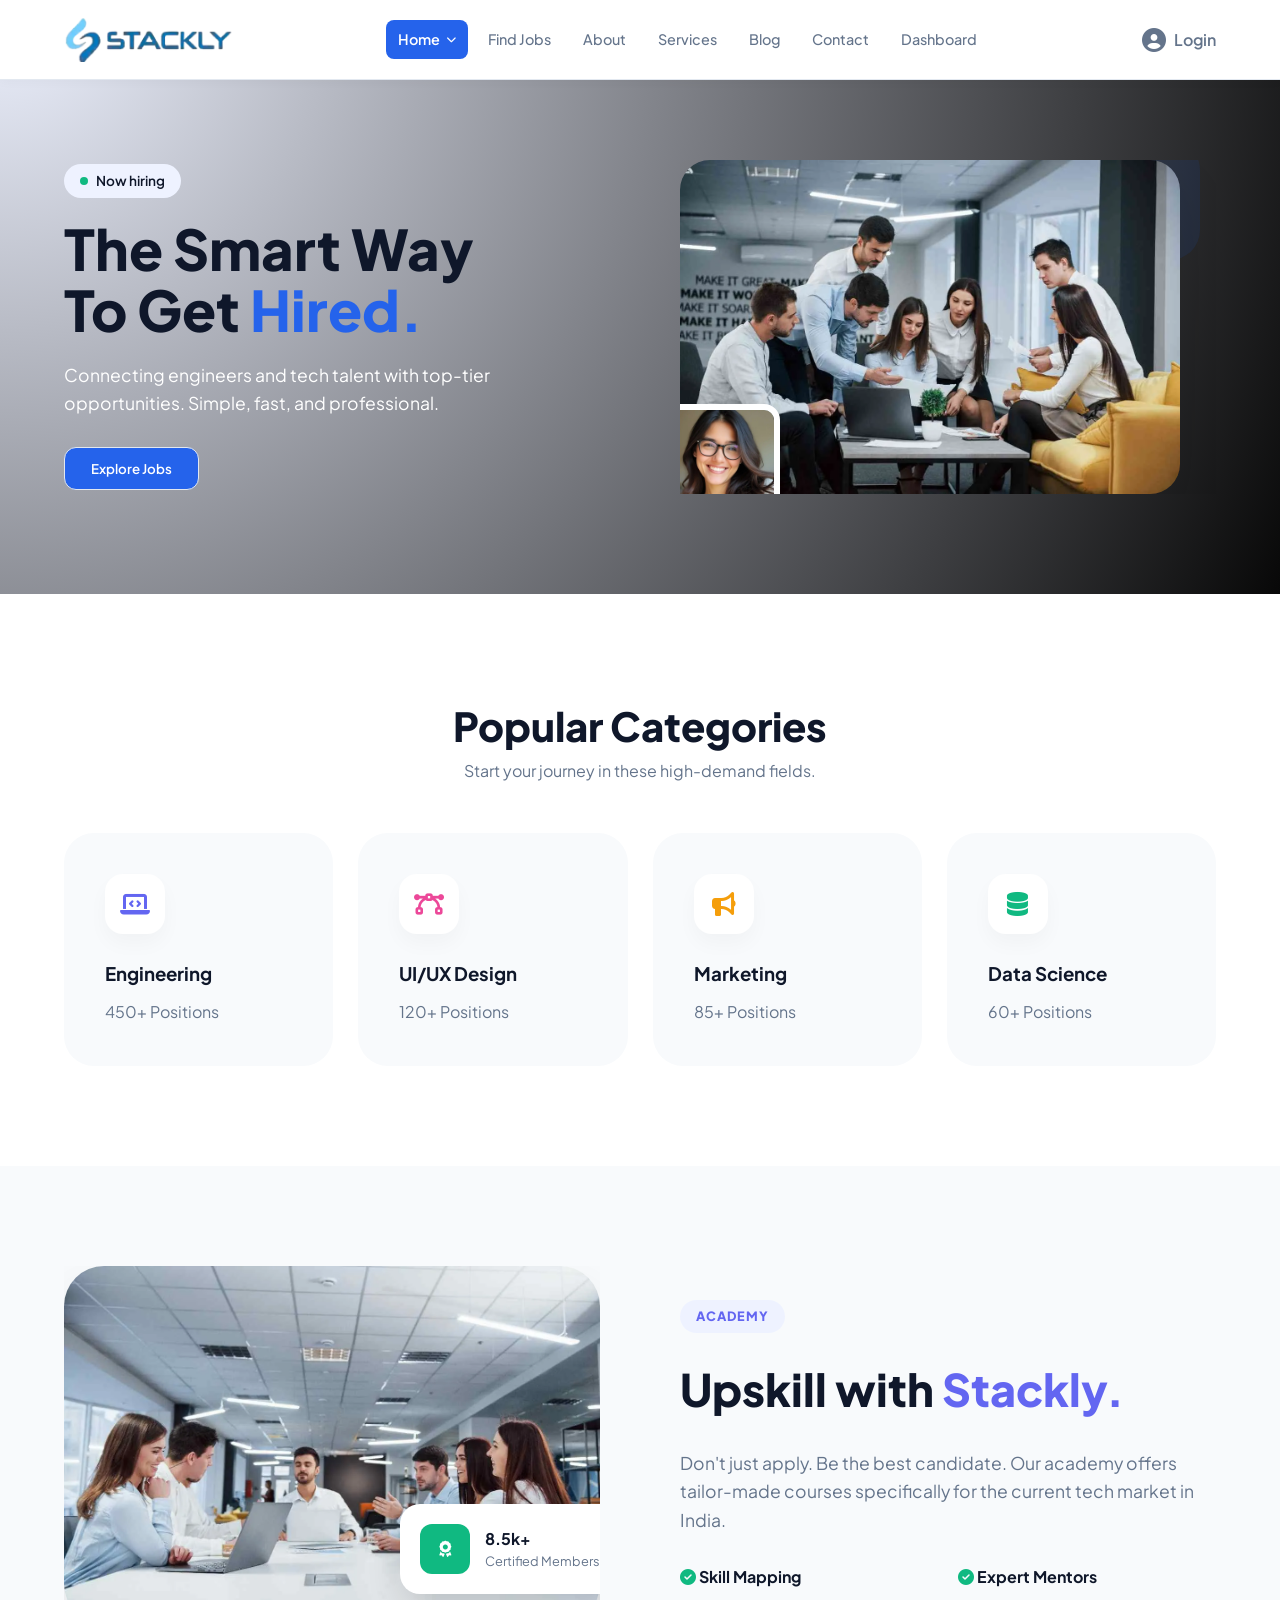
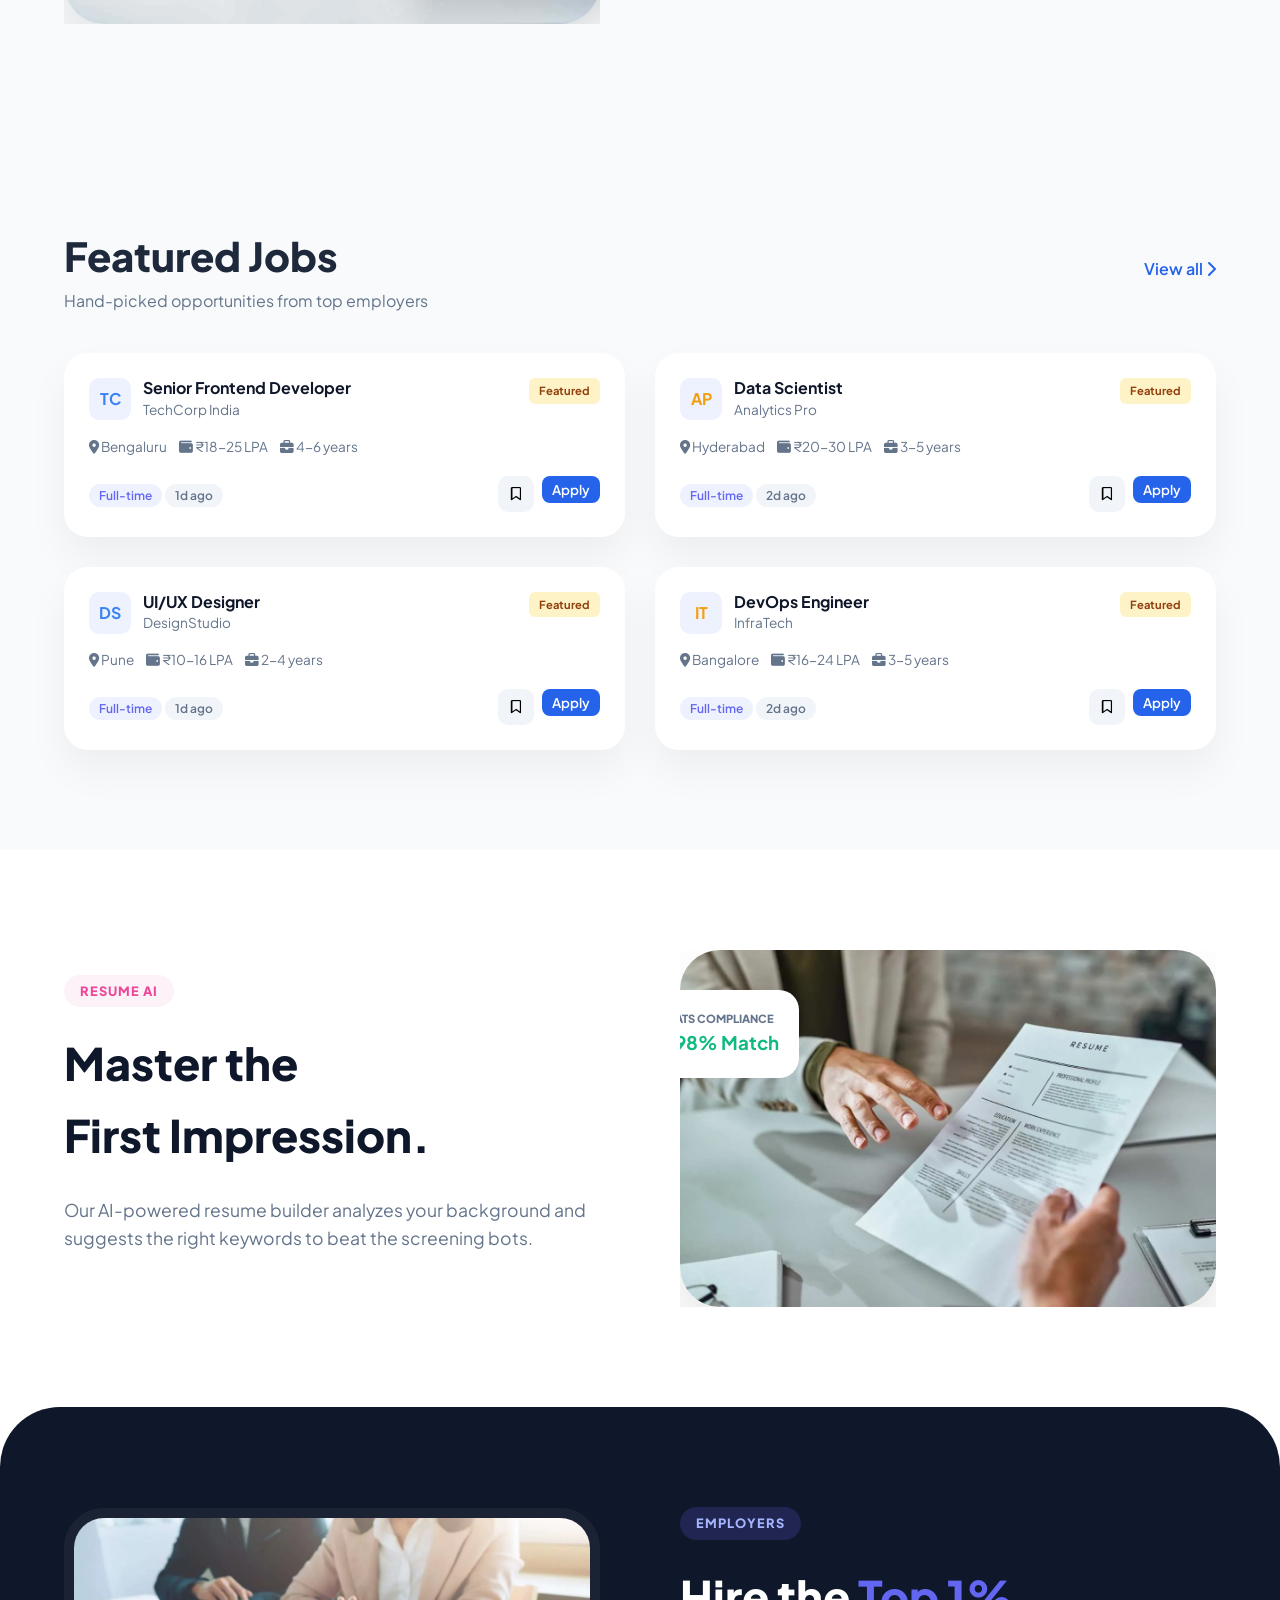
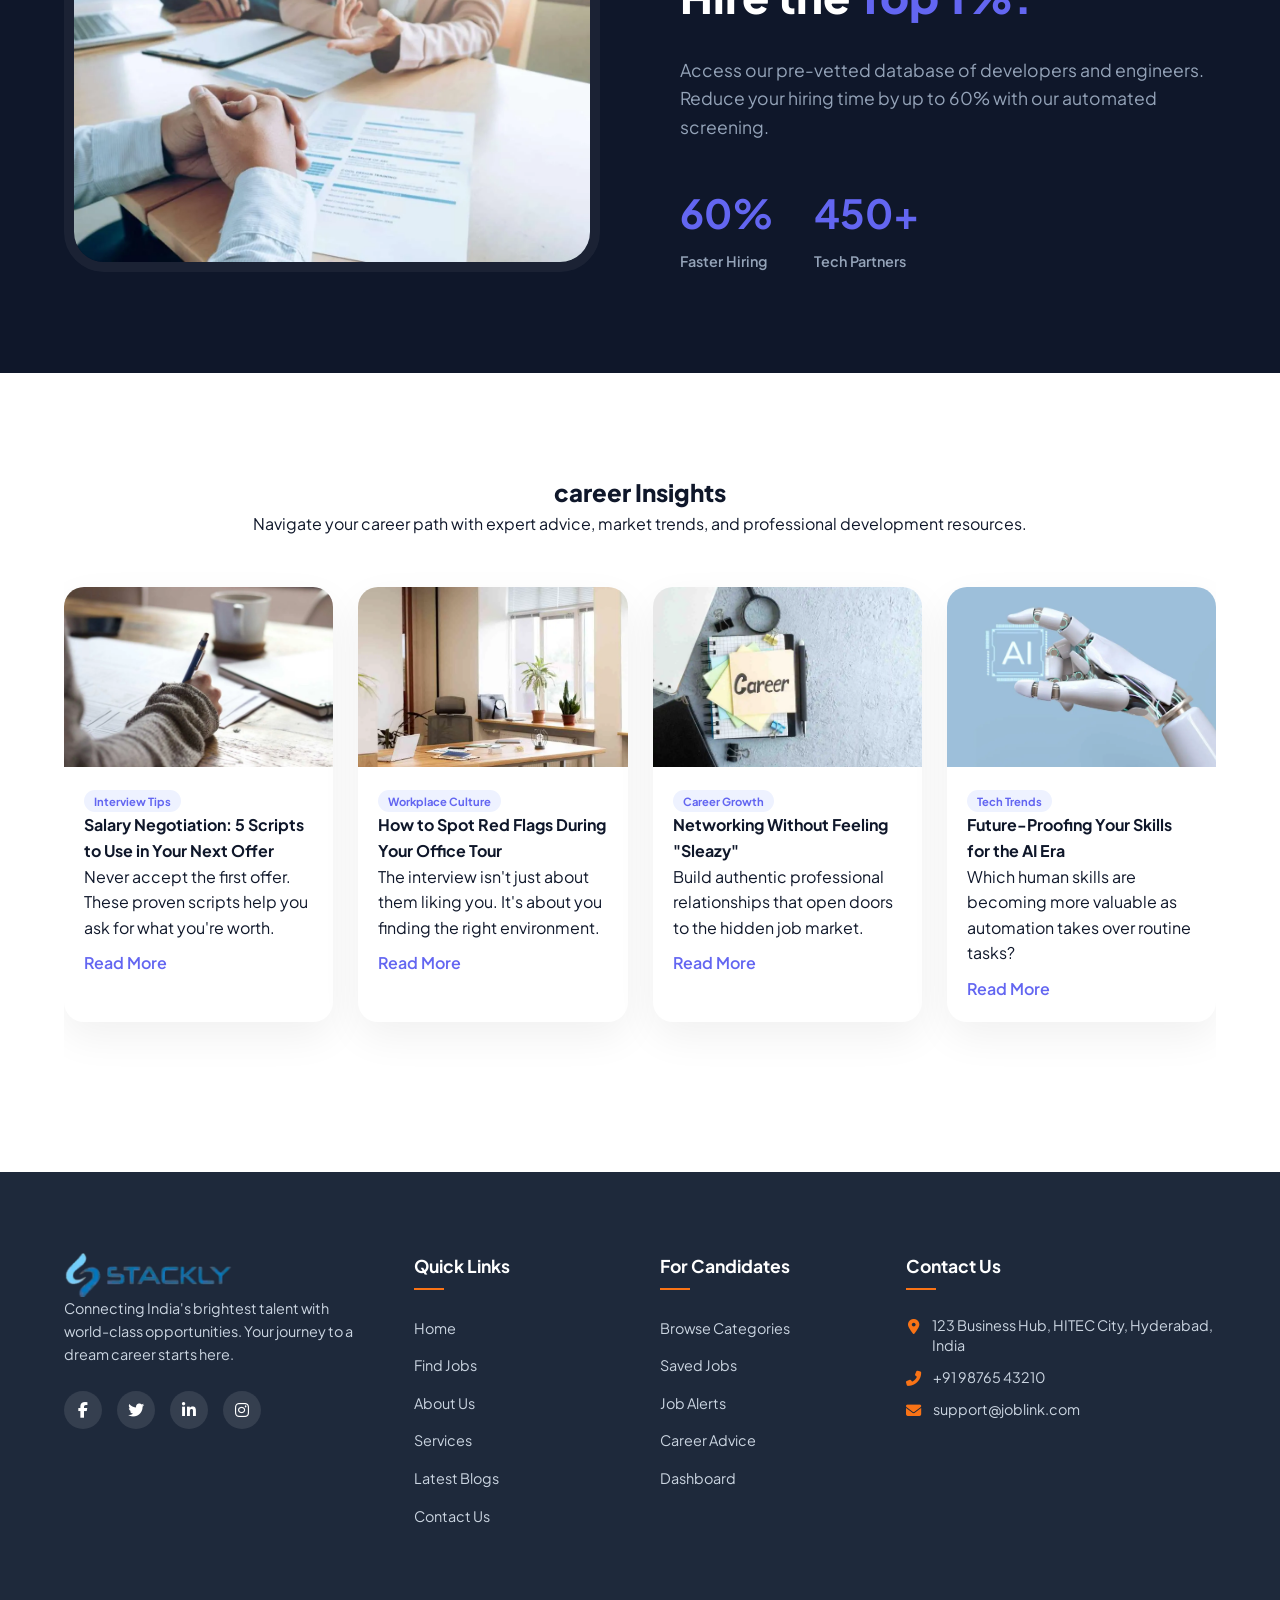
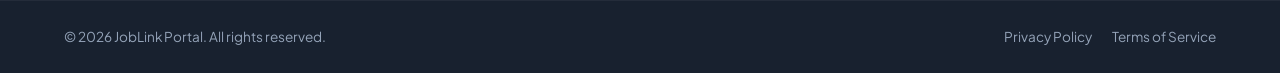
<file: home2.html>
<!DOCTYPE html>
<html lang="en">
<head>
    <meta charset="UTF-8">
    <meta name="viewport" content="width=device-width, initial-scale=1.0">
    <title>Stackly - Home2</title>
    <link href="https://fonts.googleapis.com/css2?family=Plus+Jakarta+Sans:wght@300;400;500;600;700;800&display=swap" rel="stylesheet">
    <link rel="stylesheet" href="https://cdnjs.cloudflare.com/ajax/libs/font-awesome/6.4.0/css/all.min.css">
    <link href="https://unpkg.com/aos@2.3.4/dist/aos.css" rel="stylesheet">
    <link rel="stylesheet" href="home2.css">

    <style>
        :root {
            --primary: #6366f1;
            --primary-light: #eef2ff;
            --secondary: #0f172a;
            --accent: #ec4899;
            --text-gray: #64748b;
            --white: #ffffff;
            --transition: all 0.4s cubic-bezier(0.165, 0.84, 0.44, 1);
        }

        * { margin: 0; padding: 0; box-sizing: border-box; font-family: 'Plus Jakarta Sans', sans-serif; }
       [data-aos] {
    overflow: hidden;
}
html, body {
    width: 100%;
    
}
        body { background-color: var(--white); color: var(--secondary); overflow-x: hidden; line-height: 1.6; }
        
        .container { width: 90%; max-width: 1240px; margin: auto; }
        img { max-width: 100%; height: auto; display: block; }

        /* --- 1. HERO SECTION --- */
        .hero-v2 {
            padding: 140px 0 100px;
            background: radial-gradient(circle at top right, #f1f5ff 0%, #ffffff 70%);
            text-align: center;
        }
        .hero-v2 h1 { font-size: clamp(2.5rem, 6vw, 4.5rem); font-weight: 800; letter-spacing: -2px; line-height: 1.1; margin-bottom: 25px; }
       
        .hero-v2 p { color: var(--text-gray); max-width: 650px; margin: 0 auto 40px; font-size: 1.2rem; }

        /* Modern Search Bar */
        .search-container {
            max-width: 900px; margin: 0 auto;
            background: var(--white);
            padding: 10px;
            border-radius: 24px;
            display: flex;
            align-items: center;
            box-shadow: 0 25px 50px -12px rgba(0, 0, 0, 0.08);
            border: 1px solid #e2e8f0;
        }
        .search-group { flex: 1; display: flex; align-items: center; padding: 0 20px; border-right: 1px solid #f1f5f9; }
        .search-group:last-of-type { border-right: none; }
        .search-group i { color: var(--primary); margin-right: 12px; }
        .search-group input { border: none; outline: none; width: 100%; padding: 12px 0; font-size: 1rem; font-weight: 500; }
        .search-btn {
            background: var(--primary); color: white; border: none;
            padding: 16px 35px; border-radius: 18px; font-weight: 700;
            cursor: pointer; transition: var(--transition);
        }
        .search-btn:hover { background: var(--secondary); transform: translateY(-2px); }
        a{
          text-decoration: none;
          text-align: center;
        }
        /* --- 2. CATEGORIES --- */
        .section-padding { padding: 100px 0; }
        .grid-4 { display: grid; grid-template-columns: repeat(auto-fit, minmax(260px, 1fr)); gap: 25px; margin-top: 50px; }
        
        .cat-card {
            background: #f8fafc; padding: 40px; border-radius: 30px;
            border: 1px solid transparent; transition: var(--transition);
        }
        .cat-card:hover { 
            background: white; border-color: var(--primary); 
            transform: translateY(-10px); box-shadow: 0 20px 40px rgba(0,0,0,0.05); 
        }
        .cat-icon { 
            width: 60px; height: 60px; background: white; border-radius: 18px;
            display: grid; place-items: center; font-size: 1.5rem; color: var(--primary);
            margin-bottom: 25px; box-shadow: 0 10px 20px rgba(0,0,0,0.03);
        }

        /* --- 3. COMMON FLEX LAYOUT (Z-Pattern) --- */
        .flex-row { display: flex; align-items: center; gap: 80px; flex-wrap: wrap; }
        .flex-col { flex: 1; min-width: 320px; }
        .reverse { flex-direction: row-reverse; }

        .tag-label { 
            display: inline-block; padding: 6px 16px; border-radius: 50px; 
            font-size: 0.8rem; font-weight: 800; text-transform: uppercase; letter-spacing: 1px;
            margin-bottom: 20px;
        }

        /* Floating Element Style */
        .floating-badge {
            position: absolute; background: white; padding: 20px; 
            border-radius: 20px; box-shadow: 0 15px 35px rgba(0,0,0,0.12);
            display: flex; align-items: center; gap: 15px;
            animation: float 3s ease-in-out infinite;
        }
        @keyframes float {
            0%, 100% { transform: translateY(0); }
            50% { transform: translateY(-10px); }
        }
        .footer-brand{
display:flex;
flex-direction:column;
align-items:flex-start;
}

        /* --- 4. DARK SECTION --- */
        .dark-section { background: var(--secondary); color: white; border-radius: 60px 60px 0 0; }
        .stat-item h4 { font-size: 2.5rem; color: var(--primary); margin-bottom: 5px; }
        .stat-item p { color: #94a3b8; font-size: 0.9rem; font-weight: 600; }

       /* ============================================================
   UNIFIED RESPONSIVE STYLES (Mobile & Tablet)
   ============================================================ */

/* 1. TABLET & SMALL DESKTOP (Max-width: 1024px) */
@media screen and (max-width: 1024px) {
    .container, .section-container {
        width: 94%;
        padding: 0 20px;
    }

    .split-wrapper {
        gap: 40px;
    }

    .hero-v2 h1 {
        font-size: 3.5rem;
    }
}

/* 2. MOBILE & TABLET (Max-width: 992px) */
@media screen and (max-width: 992px) {
    /* --- Layout General --- */
    .flex-row, .flex-row.reverse, .split-wrapper {
        flex-direction: column !important;
        display: flex;
        text-align: center;
        gap: 50px;
        padding: 10px 0;
    }

    .flex-col, .split-text, .split-image-container {
        width: 100%;
        min-width: 100%;
    }

    /* --- Hero & Split Section --- */
        /* --- Grids (Jobs & Blog) --- */
    .grid-4, .jobs-grid, .feed-grid {
        grid-template-columns: repeat(2, 1fr); /* 2 columns for tablets */
        gap: 20px;
    }

    /* --- Footer --- */
    .footer-container {
        grid-template-columns: repeat(2, 1fr);
        gap: 40px;
    }
}

/* 3. MOBILE PHONES (Max-width: 768px) */
@media screen and (max-width: 768px) {
    .section-padding {
        padding: 60px 0;
    }

    .hero-v2 {
        padding: 100px 0 60px;
        max-width: 100%;
    }

    .hero-v2 h1, .split-title {
        font-size: 2.5rem;
        line-height: 1.2;
    }

    /* Floating Badges hidden for cleaner mobile UI */
    .floating-badge {
        display: none !important;
    }

    /* Grid to Single Column */
    .grid-4, .jobs-grid, .feed-grid {
        grid-template-columns: 1fr;
    }

    /* Featured Job Card Adjustments */
    .featured-card {
        padding: 20px;
    }

    .card-bottom {
        flex-direction: column;
        gap: 15px;
        align-items: stretch;
    }

    .actions-group {
        display: flex;
        width: 100%;
    }

    .actions-group .btn-primary-sm {
        flex: 1;
    }

    /* Search Container Mobile */
    .search-container {
        flex-direction: column;
        padding: 15px;
        border-radius: 20px;
    }

    .search-group {
        width: 100%;
        border-right: none;
        border-bottom: 1px solid #f1f5f9;
        margin-bottom: 10px;
    }

    .search-btn {
        width: 100%;
    }
}

/* 4. EXTRA SMALL PHONES (Max-width: 480px) */
@media screen and (max-width: 480px) {
    .hero-v2 h1, .split-title {
        font-size: 2.2rem;
    }

    .img-main {
        height: 480px;
        width: 100%;
    }
    .img-main-wrap{
       display: none    ;
    }

    .footer-container {
        grid-template-columns: 1fr;
        text-align: center;
    }

    .footer-brand{
align-items:center;
text-align:center;
}

.footer-logo{
display:flex;
justify-content:center;
width:100%;
}

    .social-links, .contact-item {
        justify-content: center;
    }

    .footer-bottom-content {
        flex-direction: column;
        text-align: center;
        gap: 10px;
    }
}
    </style>
</head>
<body>
    <div id="page-transition" class="transition-overlay">
      <div class="transition-content">
        <img
          src="assets/logo.webp"
          alt="StackLu Logo"
          class="transition-logo"
        />
        <div class="transition-spinner"></div>
        <h4>Loading...</h4>
      </div>
    </div>
    <nav class="navbar">
      <div class="nav-container">
        <a href="#" class="logo">
          <img src="assets/logo.webp" alt="StackLy Logo" class="logo-img" />
        </a>

        <ul class="nav-menu" id="nav-menu">
          <li class="nav-item dropdown">
            <a href="home2.html" class="nav-link"
              >Home <i class="fas fa-chevron-down"></i
            ></a>
            <ul class="dropdown-menu">
              <li><a href="index.html">Home 1</a></li>
              <li><a href="home2.html">Home 2</a></li>
            </ul>
          </li>
          <li class="nav-item">
            <a href="jobPage.html" class="nav-link">Find Jobs</a>
          </li>
          <li class="nav-item">
            <a href="about.html" class="nav-link">About</a>
          </li>
          <li class="nav-item"><a href="services.html" class="nav-link">Services</a></li>
          <li class="nav-item">
            <a href="blog.html" class="nav-link">Blog</a>
          </li>
          <li class="nav-item"><a href="contact.html" class="nav-link">Contact</a></li>
          <li class="nav-item"><a href="dashboard.html" class="nav-link">Dashboard</a></li>
        </ul>

        <div class="nav-actions">
          <a href="login.html" class="login-link">
            <i class="fas fa-user-circle"></i>
            <span>Login</span>
          </a>
          <div class="menu-toggle" id="mobile-menu">
            <i class="fas fa-bars"></i>
          </div>
        </div>
      </div>
    </nav>

    <section class="split-hero">
    <div class="section-container">
        <div class="split-wrapper">
            
            <div class="split-text" data-aos="fade-right">
                <div class="status-pill">
                    <span class="dot"></span> Now hiring
                </div>
                <h1 class="split-title">
                    The Smart Way <br>To Get <span class="highlight" style="color: #2563eb;">Hired.</span>
                </h1>
                <p class="split-p">
                    Connecting engineers and tech talent with top-tier opportunities. Simple, fast, and professional.
                </p>
                <div class="split-cta">
                    <a href="404.html">
                    <button class="btn-secondary-outline explore-btn">Explore Jobs</button>
                       
                    </a>
                </div>
            </div>

            <div class="split-image-container" data-aos="zoom-in-left">
                <div class="image-main-wrap">
                    <img src="assets/group-meeting.webp" alt="Team Work" class="img-main">
                    <div class="img-sub-wrap" data-aos="fade-up" data-aos-delay="400">
                        <img src="assets/uifaces-popular-avatar (3).webp" alt="Professional" class="img-sub">
                    </div>
                    <div class="accent-shape"></div>
                </div>
            </div>

        </div>
    </div>
</section>

    <section class="section-padding">
        <div class="container">
            <div style="text-align: center; margin-bottom: 50px;" data-aos="fade-up">
                <h2 style="font-size: 2.5rem; font-weight: 800;">Popular Categories</h2>
                <p style="color: var(--text-gray);">Start your journey in these high-demand fields.</p>
            </div>
            <div class="grid-4">
                <div class="cat-card" data-aos="fade-up" data-aos-delay="100">
                    <div class="cat-icon"><i class="fas fa-laptop-code"></i></div>
                    <h3>Engineering</h3>
                    <p style="color: var(--text-gray); margin-top: 10px;">450+ Positions</p>
                </div>
                <div class="cat-card" data-aos="fade-up" data-aos-delay="200">
                    <div class="cat-icon" style="color: #ec4899;"><i class="fas fa-bezier-curve"></i></div>
                    <h3>UI/UX Design</h3>
                    <p style="color: var(--text-gray); margin-top: 10px;">120+ Positions</p>
                </div>
                <div class="cat-card" data-aos="fade-up" data-aos-delay="300">
                    <div class="cat-icon" style="color: #f59e0b;"><i class="fas fa-bullhorn"></i></div>
                    <h3>Marketing</h3>
                    <p style="color: var(--text-gray); margin-top: 10px;">85+ Positions</p>
                </div>
                <div class="cat-card" data-aos="fade-up" data-aos-delay="400">
                    <div class="cat-icon" style="color: #10b981;"><i class="fas fa-database"></i></div>
                    <h3>Data Science</h3>
                    <p style="color: var(--text-gray); margin-top: 10px;">60+ Positions</p>
                </div>
            </div>
        </div>
    </section>

    <section class="section-padding" style="background: #f8fafc;">
        <div class="container">
            <div class="flex-row">
                <div class="flex-col" data-aos="fade-right">
                    <div style="position: relative;">
                        <img src="assets/group-meeting-2.webp" style="border-radius: 40px; box-shadow: 0 30px 60px rgba(0,0,0,0.1);" alt="Academy">
                        <div class="floating-badge" style="bottom: 30px; right: -20px;">
                            <div style="background: #10b981; color: white; width: 50px; height: 50px; border-radius: 12px; display: grid; place-items: center;"><i class="fas fa-award"></i></div>
                            <div><h4 style="margin:0;">8.5k+</h4><p style="margin:0; font-size: 0.8rem; color: var(--text-gray);">Certified Members</p></div>
                        </div>
                    </div>
                </div>
                <div class="flex-col" data-aos="fade-left">
                    <span class="tag-label" style="background: var(--primary-light); color: var(--primary);">Academy</span>
                    <h2 style="font-size: 2.8rem; font-weight: 800; margin-bottom: 25px;">Upskill with <span style="color: var(--primary);">Stackly.</span></h2>
                    <p style="color: var(--text-gray); font-size: 1.1rem; margin-bottom: 30px;">Don't just apply. Be the best candidate. Our academy offers tailor-made courses specifically for the current tech market in India.</p>
                    <div style="display: flex; gap: 20px;">
                        <div style="flex: 1;"><h4 style="color: var(--secondary);"><i class="fas fa-circle-check" style="color: #10b981;"></i> Skill Mapping</h4></div>
                        <div style="flex: 1;"><h4 style="color: var(--secondary);"><i class="fas fa-circle-check" style="color: #10b981;"></i> Expert Mentors</h4></div>
                    </div>
                </div>
            </div>
        </div>
    </section>

    <section class="featured-jobs" data-aos="fade-up" data-aos-duration="1000">
      <div class="section-container">
        <div class="section-header-flex" data-aos="fade-right">
          <div class="header-text">
            <h2 class="section-title">Featured Jobs</h2>
            <p class="section-subtitle">
              Hand-picked opportunities from top employers
            </p>
          </div>
          <a href="jobPage.html" class="view-all-link"
            >View all <i class="fas fa-chevron-right"></i
          ></a>
        </div>

        <div class="jobs-grid">
          <div class="featured-card" data-aos="zoom-in" data-aos-delay="100">
            <div class="card-top">
              <div class="comp-logo-box text-blue">TC</div>
              <div class="job-meta">
                <h3 class="j-title">Senior Frontend Developer</h3>
                <p class="j-company">TechCorp India</p>
              </div>
              <span class="feat-badge">Featured</span>
            </div>

            <div class="card-middle">
              <span><i class="fas fa-map-marker-alt"></i> Bengaluru</span>
              <span><i class="fas fa-wallet"></i> ₹18-25 LPA</span>
              <span><i class="fas fa-briefcase"></i> 4-6 years</span>
            </div>

            <div class="card-bottom">
              <div class="pills-group">
                <span class="pill ft-pill">Full-time</span>
                <span class="pill muted-pill">1d ago</span>
              </div>
              <div class="actions-group">
                <button class="save-btn">
                  <i class="far fa-bookmark"></i>
                </button>
                <a href="404.html" >
                  <button class="btn-primary-sm apply-btn">Apply</button>
                </a>
              </div>
            </div>
          </div>

          <div class="featured-card" data-aos="zoom-in" data-aos-delay="200">
            <div class="card-top">
              <div class="comp-logo-box text-orange">AP</div>
              <div class="job-meta">
                <h3 class="j-title">Data Scientist</h3>
                <p class="j-company">Analytics Pro</p>
              </div>
              <span class="feat-badge">Featured</span>
            </div>

            <div class="card-middle">
              <span><i class="fas fa-map-marker-alt"></i> Hyderabad</span>
              <span><i class="fas fa-wallet"></i> ₹20-30 LPA</span>
              <span><i class="fas fa-briefcase"></i> 3-5 years</span>
            </div>

            <div class="card-bottom">
              <div class="pills-group">
                <span class="pill ft-pill">Full-time</span>
                <span class="pill muted-pill">2d ago</span>
              </div>
              <div class="actions-group">
                <button class="save-btn">
                  <i class="far fa-bookmark"></i>
                </button>
                <a href="404.html" >
                  <button class="btn-primary-sm apply-btn">Apply</button>
                </a>
              </div>
            </div>
          </div>

          <div class="featured-card" data-aos="zoom-in" data-aos-delay="100">
            <div class="card-top">
              <div class="comp-logo-box text-blue">DS</div>
              <div class="job-meta">
                <h3 class="j-title">UI/UX Designer</h3>
                <p class="j-company">DesignStudio</p>
              </div>
              <span class="feat-badge">Featured</span>
            </div>

            <div class="card-middle">
              <span><i class="fas fa-map-marker-alt"></i> Pune</span>
              <span><i class="fas fa-wallet"></i> ₹10-16 LPA</span>
              <span><i class="fas fa-briefcase"></i> 2-4 years</span>
            </div>

            <div class="card-bottom">
              <div class="pills-group">
                <span class="pill ft-pill">Full-time</span>
                <span class="pill muted-pill">1d ago</span>
              </div>
              <div class="actions-group">
                <button class="save-btn">
                  <i class="far fa-bookmark"></i>
                </button>
                 <a href="404.html" >
                  <button class="btn-primary-sm apply-btn">Apply</button>
                </a>
              </div>
            </div>
          </div>

          <div class="featured-card" data-aos="zoom-in" data-aos-delay="200">
            <div class="card-top">
              <div class="comp-logo-box text-orange">IT</div>
              <div class="job-meta">
                <h3 class="j-title">DevOps Engineer</h3>
                <p class="j-company">InfraTech</p>
              </div>
              <span class="feat-badge">Featured</span>
            </div>

            <div class="card-middle">
              <span><i class="fas fa-map-marker-alt"></i> Bangalore</span>
              <span><i class="fas fa-wallet"></i> ₹16-24 LPA</span>
              <span><i class="fas fa-briefcase"></i> 3-5 years</span>
            </div>

            <div class="card-bottom">
              <div class="pills-group">
                <span class="pill ft-pill">Full-time</span>
                <span class="pill muted-pill">2d ago</span>
              </div>
              <div class="actions-group">
                <button class="save-btn">
                  <i class="far fa-bookmark"></i>
                </button>
                 <a href="404.html" >
                  <button class="btn-primary-sm apply-btn">Apply</button>
                </a>
              </div>
            </div>
          </div>
        </div>
      </div>
    </section>

    <section class="section-padding">
        <div class="container">
            <div class="flex-row reverse">
                <div class="flex-col" data-aos="fade-left">
                    <div style="position: relative;">
                        <img src="assets/resume1.webp" style="border-radius: 40px; box-shadow: 0 30px 60px rgba(0,0,0,0.1);" alt="Resume Builder">
                        <div class="floating-badge" style="top: 40px; left: -30px; border-left: 5px solid #10b981;">
                            <div><p style="margin:0; font-size: 0.7rem; font-weight: 800; color: var(--text-gray);">ATS COMPLIANCE</p><h3 style="margin:0; color: #10b981;">98% Match</h3></div>
                        </div>
                    </div>
                </div>
                <div class="flex-col" data-aos="fade-right">
                    <span class="tag-label" style="background: #fdf2f8; color: var(--accent);">Resume AI</span>
                    <h2 style="font-size: 2.8rem; font-weight: 800; margin-bottom: 25px;">Master the <br><span>First Impression.</span></h2>
                    <p style="color: var(--text-gray); font-size: 1.1rem; margin-bottom: 30px;">Our AI-powered resume builder analyzes your background and suggests the right keywords to beat the screening bots.</p>
                    
                </div>
            </div>
        </div>
    </section>

    <section class="section-padding dark-section">
        <div class="container">
            <div class="flex-row">
                <div class="flex-col" data-aos="zoom-in">
                    <img src="assets/interview2.webp" style="border-radius: 40px; border: 10px solid rgba(255,255,255,0.05);" alt="Employer Portal">
                </div>
                <div class="flex-col" data-aos="fade-left">
                    <span class="tag-label" style="background: rgba(99, 102, 241, 0.2); color: #a5b4fc;">Employers</span>
                    <h2 style="font-size: 2.8rem; font-weight: 800; margin-bottom: 25px; color: white;">Hire the <span style="color: var(--primary);">Top 1%.</span></h2>
                    <p style="color: #94a3b8; font-size: 1.1rem; margin-bottom: 40px;">Access our pre-vetted database of developers and engineers. Reduce your hiring time by up to 60% with our automated screening.</p>
                    
                    <div style="display: flex; gap: 40px;">
                        <div class="stat-item"><h4>60%</h4><p>Faster Hiring</p></div>
                        <div class="stat-item"><h4>450+</h4><p>Tech Partners</p></div>
                    </div>
                </div>
            </div>
        </div>
    </section>

    <section class="career-insights">
      <div style="text-align: center; margin-bottom: 50px; ">
        <h1 style="font-weight:800;">career Insights</h1>
        <p>Navigate your career path with expert advice, market trends, and professional development resources.</p>
      </div>
       <div class="feed-grid">
                    <div class="blog-card" data-aos="fade-up">
                        <img src="assets/writing.webp" alt="Salary">
                        <div class="card-body">
                            <span class="category-tag">Interview Tips</span>
                            <h4>Salary Negotiation: 5 Scripts to Use in Your Next Offer</h4>
                            <p>Never accept the first offer. These proven scripts help you ask for what you're worth.</p>
                            <a href="404.html" class="read-link">Read More</a>
                        </div>
                    </div>
                    <div class="blog-card" data-aos="fade-up" data-aos-delay="100">
                        <img src="assets/workplace2.webp" alt="Office">
                        <div class="card-body">
                            <span class="category-tag">Workplace Culture</span>
                            <h4>How to Spot Red Flags During Your Office Tour</h4>
                            <p>The interview isn't just about them liking you. It's about you finding the right environment.</p>
                            <a href="404.html" class="read-link">Read More</a>
                        </div>
                    </div>
                    <div class="blog-card" data-aos="fade-up" data-aos-delay="100">
                        <img src="assets/career-insight.webp" alt="Networking">
                        <div class="card-body">
                            <span class="category-tag">Career Growth</span>
                            <h4>Networking Without Feeling "Sleazy"</h4>
                            <p>Build authentic professional relationships that open doors to the hidden job market.</p>
                            <a href="404.html" class="read-link">Read More</a>
                        </div>
                    </div>

                    <div class="blog-card" data-aos="fade-up" data-aos-delay="200">
                        <img src="assets/ai.webp" alt="AI Era">
                        <div class="card-body">
                            <span class="category-tag">Tech Trends</span>
                            <h4>Future-Proofing Your Skills for the AI Era</h4>
                            <p>Which human skills are becoming more valuable as automation takes over routine tasks?</p>
                            <a href="404.html" class="read-link">Read More</a>
                        </div>
                    </div>
                </div>
    </section>

    <footer class="main-footer" data-aos="fade-up">
      <div class="footer-container">
        <div class="footer-col footer-brand">
          <a href="#" class="footer-logo">
            <img src="assets/logo.webp" alt="StackLy Logo" class="logo-img" />
          </a>
          <p class="footer-description">
            Connecting India's brightest talent with world-class opportunities.
            Your journey to a dream career starts here.
          </p>
         
          <div class="social-links">
            <a href="404.html"><i class="fab fa-facebook-f"></i></a>
            <a href="404.html"><i class="fab fa-twitter"></i></a>
            <a href="404.html"><i class="fab fa-linkedin-in"></i></a>
            <a href="404.html"><i class="fab fa-instagram"></i></a>
          </div>
        </div>

        <div class="footer-col">
          <h4>Quick Links</h4>
          <ul class="footer-links">
            <li><a href="index.html">Home</a></li>
            <li><a href="jobPage.html">Find Jobs</a></li>
            <li><a href="about.html">About Us</a></li>
            <li><a href="services.html">Services</a></li>
            <li><a href="blog.html">Latest Blogs</a></li>
            <li><a href="contact.html">Contact Us</a></li>
          </ul>
        </div>

        <div class="footer-col">
          <h4>For Candidates</h4>
          <ul class="footer-links">
            <li><a href="404.html">Browse Categories</a></li>
            <li><a href="404.html">Saved Jobs</a></li>
            <li><a href="404.html">Job Alerts</a></li>
            <li><a href="blog.html">Career Advice</a></li>
            <li><a href="dashboard.html">Dashboard</a></li>
          </ul>
        </div>

        <div class="footer-col">
          <h4>Contact Us</h4>
          <div class="footer-contact-info">
            <div class="contact-item">
              <i class="fas fa-map-marker-alt"></i>
              <span>123 Business Hub, HITEC City, Hyderabad, India</span>
            </div>
            <div class="contact-item">
              <i class="fas fa-phone-alt"></i>
              <span>+91 98765 43210</span>
            </div>
            <div class="contact-item">
              <i class="fas fa-envelope"></i>
              <span>support@joblink.com</span>
            </div>
          </div>
        </div>
      </div>

      <div class="footer-bottom">
        <div class="footer-bottom-content">
          <p>&copy; 2026 JobLink Portal. All rights reserved.</p>
          <div class="footer-legal">
            <a href="404.html">Privacy Policy</a>
            <a href="404.html">Terms of Service</a>
          </div>
        </div>
      </div>
    </footer>

    <script src="script.js"></script>
    <script src="https://unpkg.com/aos@2.3.4/dist/aos.js"></script>
    <script>
        AOS.init({
            duration: 1000,
            once: true,
            offset: 100
        });
    </script>
</body>
</html>
</file>
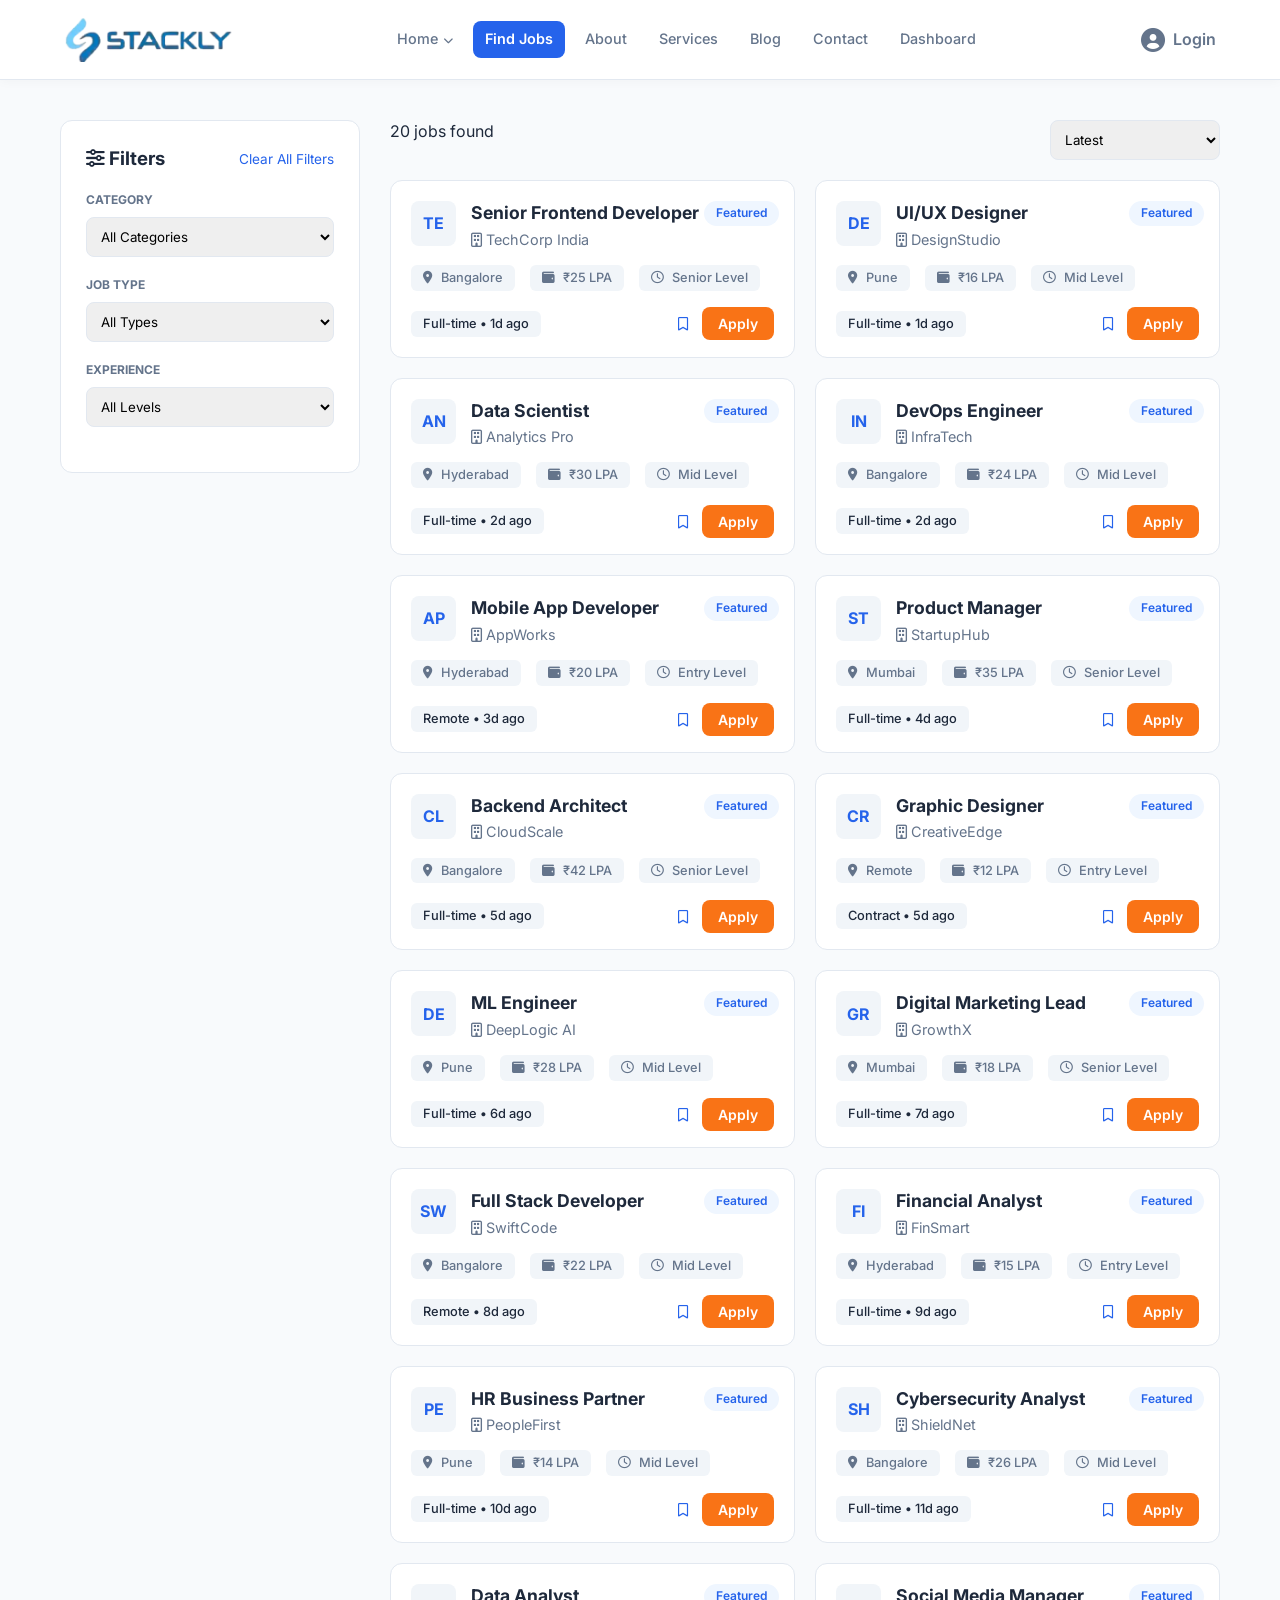
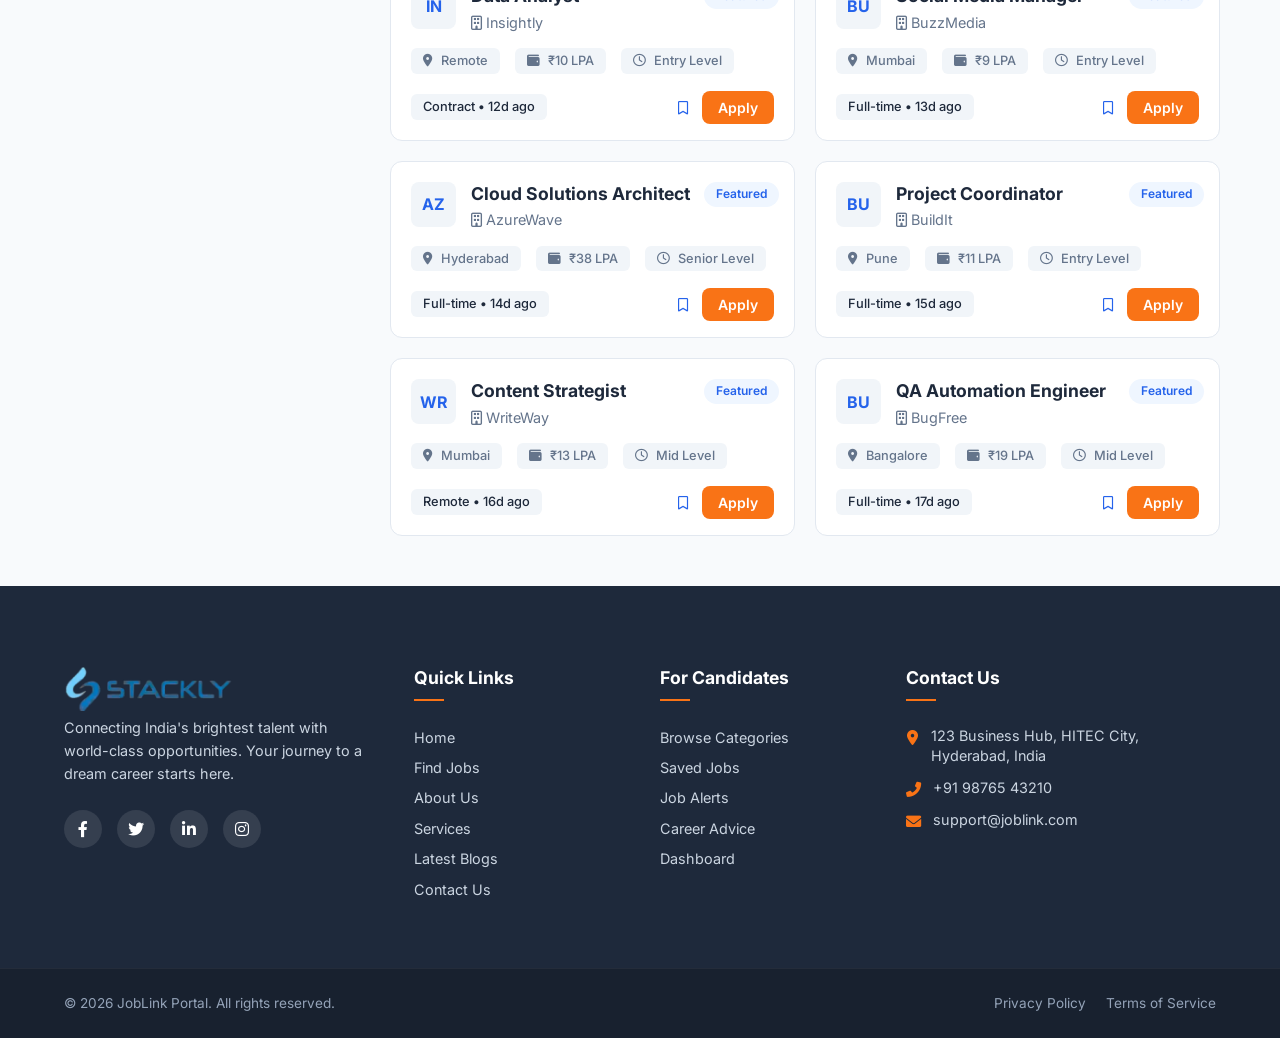
<file: jobPage.html>
<!DOCTYPE html>
<html lang="en">
<head>
    <meta charset="UTF-8">
    <meta name="viewport" content="width=device-width, initial-scale=1.0">
    <title>Stackly - Jobs</title>
    <link rel="stylesheet" href="https://cdnjs.cloudflare.com/ajax/libs/font-awesome/6.0.0/css/all.min.css">
    <link href="https://fonts.googleapis.com/css2?family=Inter:wght@400;500;600;700&display=swap" rel="stylesheet">
    
    <link rel="stylesheet" href="jobPage.css">
</head>
<body>

     <div id="page-transition" class="transition-overlay">
      <div class="transition-content">
        <img
          src="assets/logo.webp"
          alt="StackLu Logo"
          class="transition-logo"
        />
        <div class="transition-spinner"></div>
        <h4>Loading...</h4>
      </div>
    </div>
    <nav class="navbar">
      <div class="nav-container">
        <a href="#" class="logo">
          <img src="assets/logo.webp" alt="StackLy Logo" class="logo-img" />
        </a>

        <ul class="nav-menu" id="nav-menu">
          <li class="nav-item dropdown">
            <a href="#" class="nav-link active"
              >Home <i class="fas fa-chevron-down"></i
            ></a>
            <ul class="dropdown-menu">
              <li><a href="index.html">Home 1</a></li>
              <li><a href="home2.html">Home 2</a></li>
            </ul>
          </li>
          <li class="nav-item">
            <a href="jobPage.html" class="nav-link">Find Jobs</a>
          </li>
          <li class="nav-item">
            <a href="about.html" class="nav-link">About</a>
          </li>
          <li class="nav-item"><a href="services.html" class="nav-link">Services</a></li>
          <li class="nav-item">
            <a href="blog.html" class="nav-link">Blog</a>
          </li>
          <li class="nav-item"><a href="contact.html" class="nav-link">Contact</a></li>
          <li class="nav-item"><a href="dashboard.html" class="nav-link">Dashboard</a></li>
        </ul>

        <div class="nav-actions">
          <a href="login.html" class="login-link">
            <i class="fas fa-user-circle"></i>
            <span>Login</span>
          </a>
          <div class="menu-toggle" id="mobile-menu">
            <i class="fas fa-bars"></i>
          </div>
        </div>
      </div>
    </nav>
    <main class="jobs-container">
        <aside class="sidebar-filters">
            <div class="filter-card">
                <div class="filter-header">
                    <h3><i class="fas fa-sliders-h"></i> Filters</h3>
                    <button id="clearFilters" class="clear-btn">Clear All Filters</button>
                </div>

                <div class="filter-group">
                    <label>CATEGORY</label>
                    <select id="catFilter">
                        <option value="all">All Categories</option>
                        <option value="IT & Software">IT & Software</option>
                        <option value="Data Science">Data Science</option>
                        <option value="Marketing">Marketing</option>
                        <option value="Design">Design</option>
                    </select>
                </div>

                <div class="filter-group">
                    <label>JOB TYPE</label>
                    <select id="typeFilter">
                        <option value="all">All Types</option>
                        <option value="Full-time">Full-time</option>
                        <option value="Remote">Remote</option>
                        <option value="Contract">Contract</option>
                    </select>
                </div>

                <div class="filter-group">
                    <label>EXPERIENCE</label>
                    <select id="expFilter">
                        <option value="all">All Levels</option>
                        <option value="Entry">Entry Level</option>
                        <option value="Mid">Mid Level</option>
                        <option value="Senior">Senior Level</option>
                    </select>
                </div>
            </div>

           
        </aside>

        <section class="job-feed">
            <div class="feed-header">
                <span id="resultCount" class="results-text">0 jobs found</span>
                <div class="filter-group">
                    <select id="sortSelect">
                        <option value="latest">Latest</option>
                        <option value="salaryHigh">Salary (High to Low)</option>
                        <option value="salaryLow">Salary (Low to High)</option>
                    </select>
                </div>
            </div>

            <div id="jobList" class="job-grid">
                </div>

        </section>
    </main>

    <footer class="main-footer" data-aos="fade-up">
    <div class="footer-container">
        <div class="footer-col footer-brand">
            <a href="#" class="footer-logo">
                <img src="assets/logo.webp" alt="StackLy Logo" class="logo-img">
            </a>
            <p class="footer-description">
                Connecting India's brightest talent with world-class opportunities. Your journey to a dream career starts here.
            </p>
            <div class="social-links">
                <a href="404.html"><i class="fab fa-facebook-f"></i></a>
                <a href="404.html"><i class="fab fa-twitter"></i></a>
                <a href="404.html"><i class="fab fa-linkedin-in"></i></a>
                <a href="404.html"><i class="fab fa-instagram"></i></a>
            </div>
        </div>

        <div class="footer-col">
            <h4>Quick Links</h4>
            <ul class="footer-links">
                <li><a href="index.html">Home</a></li>
                <li><a href="jobPage.html">Find Jobs</a></li>
                <li><a href="about.html">About Us</a></li>
                <li><a href="services.html">Services</a></li>
                <li><a href="blog.html">Latest Blogs</a></li>
                <li><a href="contact.html">Contact Us</a></li>
            </ul>
        </div>

        <div class="footer-col">
            <h4>For Candidates</h4>
            <ul class="footer-links">
                <li><a href="404.html">Browse Categories</a></li>
                <li><a href="404.html">Saved Jobs</a></li>
                <li><a href="404.html">Job Alerts</a></li>
                <li><a href="blog.html">Career Advice</a></li>
                <li><a href="dashboard.html">Dashboard</a></li>
            </ul>
        </div>

        <div class="footer-col">
            <h4>Contact Us</h4>
             <div class="footer-contact-info">
                <div class="contact-item">
                    <i class="fas fa-map-marker-alt"></i>
                    <span>123 Business Hub, HITEC City, Hyderabad, India</span>
                </div>
                <div class="contact-item">
                    <i class="fas fa-phone-alt"></i>
                    <span>+91 98765 43210</span>
                </div>
                <div class="contact-item">
                    <i class="fas fa-envelope"></i>
                    <span>support@joblink.com</span>
                </div>
            </div>
        </div>

    </div>

    <div class="footer-bottom">
        <div class="footer-bottom-content">
            <p>&copy; 2026 JobLink Portal. All rights reserved.</p>
            <div class="footer-legal">
                <a href="404.html">Privacy Policy</a>
                <a href="404.html">Terms of Service</a>
            </div>
        </div>
    </div>
</footer>

    <script src="script.js"></script>
    <script>
        const jobs = [
    { id: 1, title: "Senior Frontend Developer", company: "TechCorp India", category: "IT & Software", type: "Full-time", location: "Bangalore", salary: 25, exp: "Senior", date: 1, rating: 4.8 },
    { id: 2, title: "UI/UX Designer", company: "DesignStudio", category: "Design", type: "Full-time", location: "Pune", salary: 16, exp: "Mid", date: 1, rating: 4.5 },
    { id: 3, title: "Data Scientist", company: "Analytics Pro", category: "Data Science", type: "Full-time", location: "Hyderabad", salary: 30, exp: "Mid", date: 2, rating: 4.7 },
    { id: 4, title: "DevOps Engineer", company: "InfraTech", category: "IT & Software", type: "Full-time", location: "Bangalore", salary: 24, exp: "Mid", date: 2, rating: 4.3 },
    { id: 5, title: "Mobile App Developer", company: "AppWorks", category: "IT & Software", type: "Remote", location: "Hyderabad", salary: 20, exp: "Entry", date: 3, rating: 4.6 },
    { id: 6, title: "Product Manager", company: "StartupHub", category: "Management", type: "Full-time", location: "Mumbai", salary: 35, exp: "Senior", date: 4, rating: 4.9 },
    { id: 7, title: "Backend Architect", company: "CloudScale", category: "IT & Software", type: "Full-time", location: "Bangalore", salary: 42, exp: "Senior", date: 5, rating: 4.8 },
    { id: 8, title: "Graphic Designer", company: "CreativeEdge", category: "Design", type: "Contract", location: "Remote", salary: 12, exp: "Entry", date: 5, rating: 4.2 },
    { id: 9, title: "ML Engineer", company: "DeepLogic AI", category: "Data Science", type: "Full-time", location: "Pune", salary: 28, exp: "Mid", date: 6, rating: 4.7 },
    { id: 10, title: "Digital Marketing Lead", company: "GrowthX", category: "Marketing", type: "Full-time", location: "Mumbai", salary: 18, exp: "Senior", date: 7, rating: 4.4 },
    { id: 11, title: "Full Stack Developer", company: "SwiftCode", category: "IT & Software", type: "Remote", location: "Bangalore", salary: 22, exp: "Mid", date: 8, rating: 4.5 },
    { id: 12, title: "Financial Analyst", company: "FinSmart", category: "Finance", type: "Full-time", location: "Hyderabad", salary: 15, exp: "Entry", date: 9, rating: 4.1 },
    { id: 13, title: "HR Business Partner", company: "PeopleFirst", category: "Management", type: "Full-time", location: "Pune", salary: 14, exp: "Mid", date: 10, rating: 4.3 },
    { id: 14, title: "Cybersecurity Analyst", company: "ShieldNet", category: "IT & Software", type: "Full-time", location: "Bangalore", salary: 26, exp: "Mid", date: 11, rating: 4.6 },
    { id: 15, title: "Data Analyst", company: "Insightly", category: "Data Science", type: "Contract", location: "Remote", salary: 10, exp: "Entry", date: 12, rating: 4.0 },
    { id: 16, title: "Social Media Manager", company: "BuzzMedia", category: "Marketing", type: "Full-time", location: "Mumbai", salary: 9, exp: "Entry", date: 13, rating: 4.2 },
    { id: 17, title: "Cloud Solutions Architect", company: "AzureWave", category: "IT & Software", type: "Full-time", location: "Hyderabad", salary: 38, exp: "Senior", date: 14, rating: 4.9 },
    { id: 18, title: "Project Coordinator", company: "BuildIt", category: "Management", type: "Full-time", location: "Pune", salary: 11, exp: "Entry", date: 15, rating: 4.1 },
    { id: 19, title: "Content Strategist", company: "WriteWay", category: "Marketing", type: "Remote", location: "Mumbai", salary: 13, exp: "Mid", date: 16, rating: 4.4 },
    { id: 20, title: "QA Automation Engineer", company: "BugFree", category: "IT & Software", type: "Full-time", location: "Bangalore", salary: 19, exp: "Mid", date: 17, rating: 4.5 }
];


const jobList = document.getElementById('jobList');
const resultCount = document.getElementById('resultCount');

function renderJobs(filteredJobs) {
    jobList.innerHTML = '';
    resultCount.innerText = `${filteredJobs.length} jobs found`;

    filteredJobs.forEach(job => {
        jobList.innerHTML += `
            <div class="job-card">
                <span class="featured-badge">Featured</span>
                <div class="card-top">
                    <div class="comp-logo">${job.company.substring(0,2).toUpperCase()}</div>
                    <div class="job-info">
                        <h3>${job.title}</h3>
                        <p><i class="far fa-building"></i> ${job.company}</p>
                    </div>
                </div>
                <div class="card-details">
                    <span class="type-pill"><i class="fas fa-map-marker-alt"></i> ${job.location}</span>
                    <span class="type-pill"><i class="fas fa-wallet"></i> ₹${job.salary} LPA</span>
                    <span class="type-pill"><i class="far fa-clock"></i> ${job.exp} Level</span>
                </div>
                <div class="card-actions">
                    <div class="type-pill">${job.type} • ${job.date}d ago</div>
                    <div class="btns">
                        <button class="clear-btn" style="margin-right:10px"><i class="far fa-bookmark"></i></button>
                        <a href="404.html" class="apply-btn" style="text-decoration:none; color:white; font-size:14px; padding:8px 16px;">Apply</a>
                    </div>
                </div>
            </div>
        `;
    });
}

function handleFilters() {
    const cat = document.getElementById('catFilter').value;
    const type = document.getElementById('typeFilter').value;
    const exp = document.getElementById('expFilter').value;
    const sort = document.getElementById('sortSelect').value;

    let filtered = jobs.filter(job => {
        return (cat === 'all' || job.category === cat) &&
               (type === 'all' || job.type === type) &&
               (exp === 'all' || job.exp === exp);
    });

    // Sorting
    if (sort === 'salaryHigh') filtered.sort((a,b) => b.salary - a.salary);
    if (sort === 'salaryLow') filtered.sort((a,b) => a.salary - b.salary);
    if (sort === 'latest') filtered.sort((a,b) => a.date - b.date);

    renderJobs(filtered);
}

// Event Listeners
document.querySelectorAll('select').forEach(el => el.addEventListener('change', handleFilters));
document.getElementById('clearFilters').addEventListener('click', () => {
    document.querySelectorAll('select').forEach(s => s.value = 'all');
    renderJobs(jobs);
});

// Initial Render
renderJobs(jobs);
    </script>
</body>
</html>
</file>
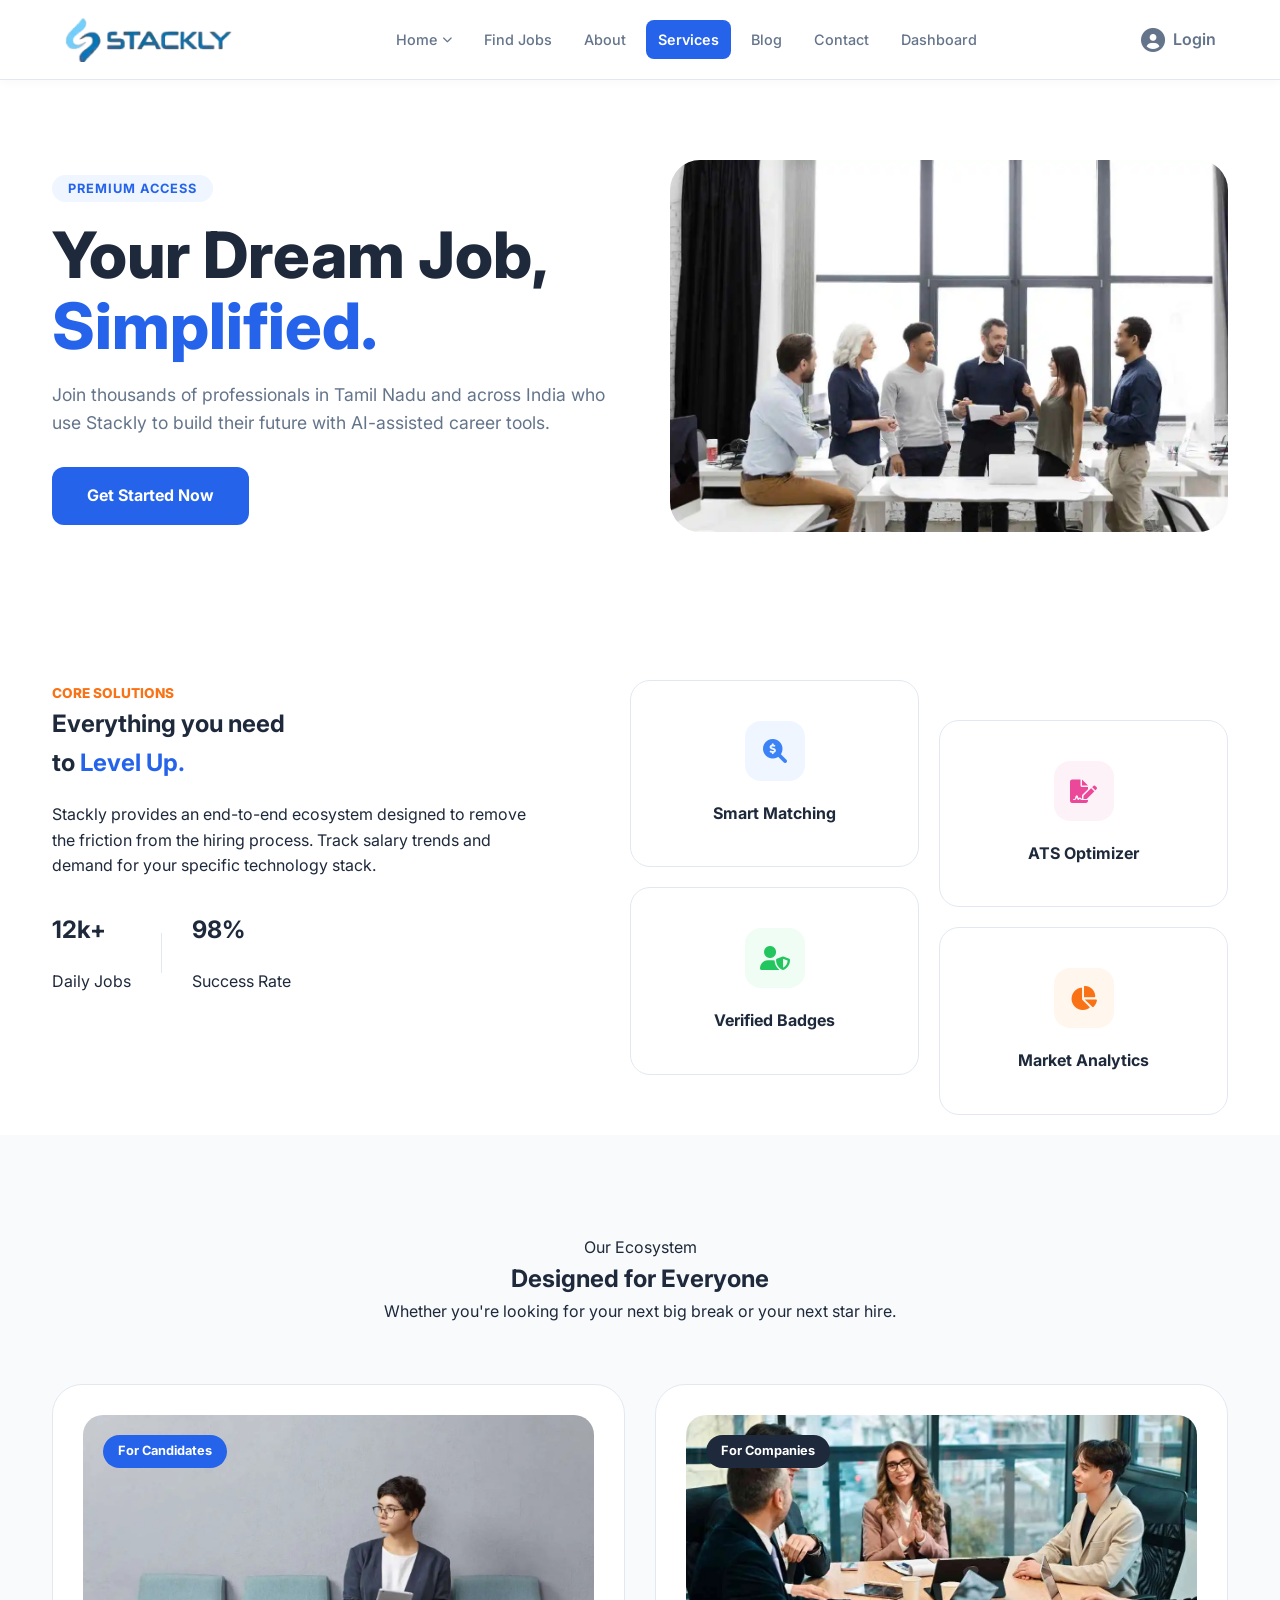
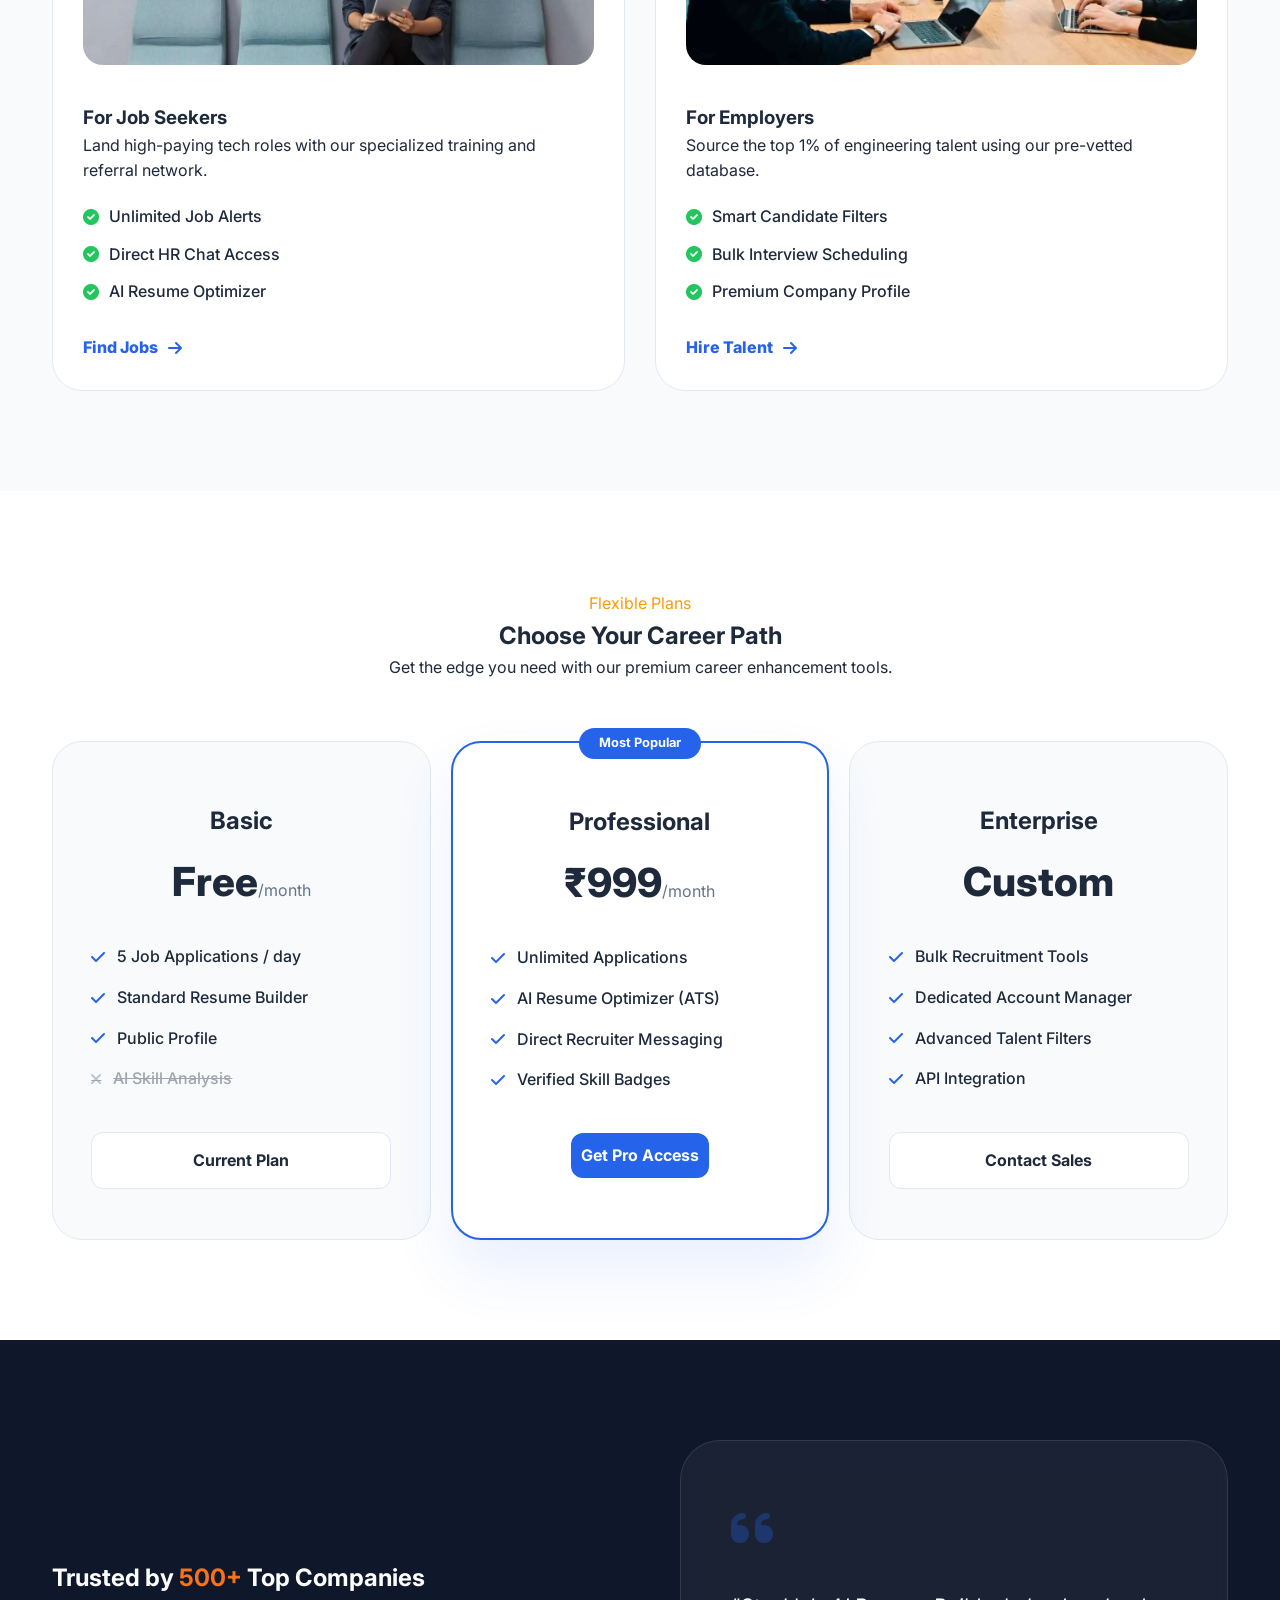
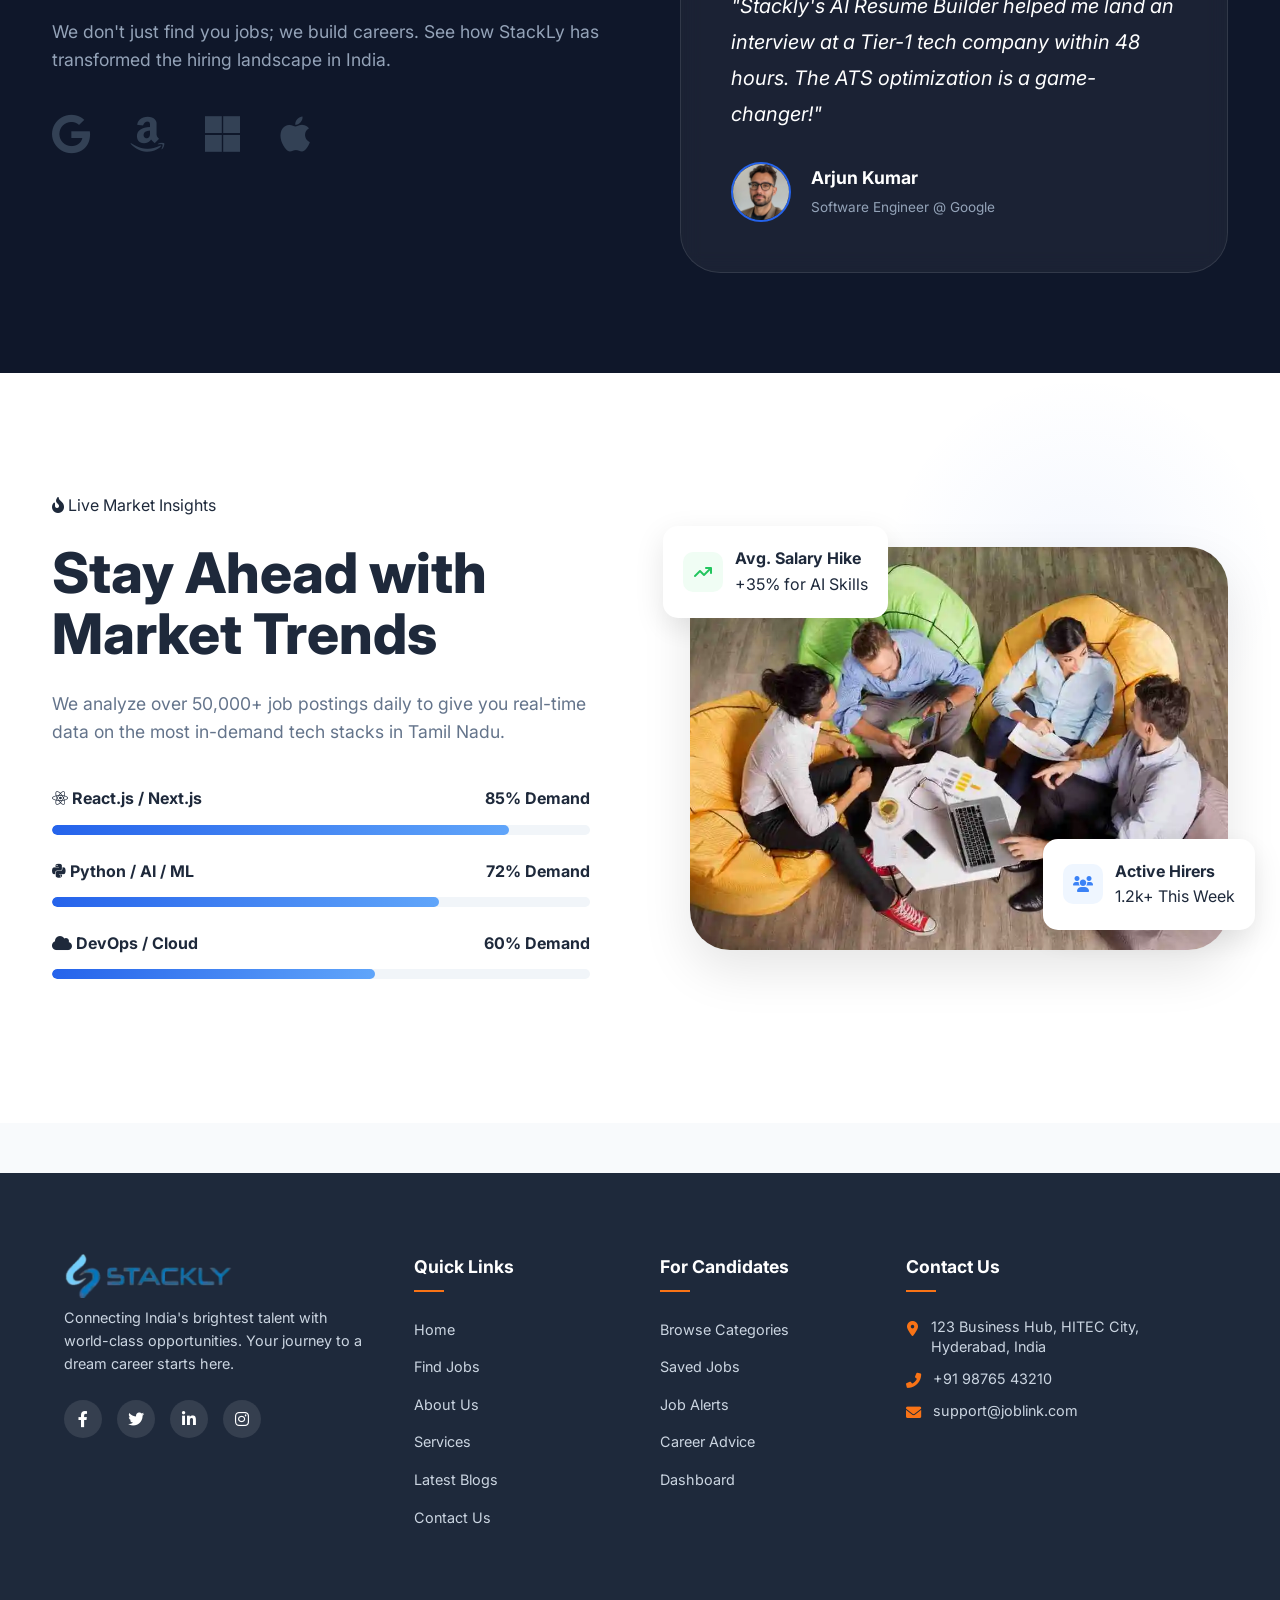
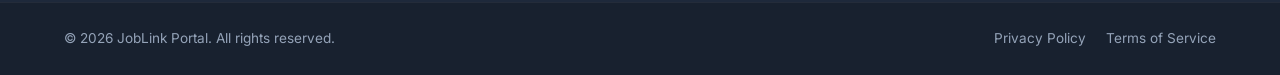
<file: services.html>
<!DOCTYPE html>
<html lang="en">
<head>
  <meta charset="UTF-8">
  <meta name="viewport" content="width=device-width, initial-scale=1.0">
   <link
      href="https://fonts.googleapis.com/css2?family=Inter:wght@400;500;600;700&display=swap"
      rel="stylesheet"
    />
    <link href="https://unpkg.com/aos@2.3.1/dist/aos.css" rel="stylesheet" />
    <link
      rel="stylesheet"
      href="https://cdnjs.cloudflare.com/ajax/libs/font-awesome/6.0.0/css/all.min.css"
    />
    <link rel="stylesheet" href="services.css" />
 
  <title>Document</title>
</head>
<body>

<!-- Page Loader -->

 <div id="page-transition" class="transition-overlay">
      <div class="transition-content">
        <img
          src="assets/logo.webp"
          alt="StackLu Logo"
          class="transition-logo"
        />
        <div class="transition-spinner"></div>
        <h4>Loading...</h4>
      </div>
    </div>

<!-- Navbar -->
<nav class="navbar">
  <div class="nav-container">

    <a href="index.html" class="logo">
      <img src="assets/logo.webp" alt="StackLy Logo" class="logo-img">
    </a>

    <ul class="nav-menu" id="nav-menu">

      <li class="nav-item dropdown">
        <a href="#" class="nav-link active">
          Home <i class="fas fa-chevron-down"></i>
        </a>

        <ul class="dropdown-menu">
          <li><a href="index.html">Home 1</a></li>
          <li><a href="home2.html">Home 2</a></li>
        </ul>
      </li>

      <li class="nav-item"><a href="jobPage.html" class="nav-link">Find Jobs</a></li>
      <li class="nav-item"><a href="about.html" class="nav-link">About</a></li>
      <li class="nav-item"><a href="services.html" class="nav-link">Services</a></li>
      <li class="nav-item"><a href="blog.html" class="nav-link">Blog</a></li>
      <li class="nav-item"><a href="contact.html" class="nav-link">Contact</a></li>
      <li class="nav-item"><a href="dashboard.html" class="nav-link">Dashboard</a></li>

    </ul>

    <div class="nav-actions">

      <a href="login.html" class="login-link">
        <i class="fas fa-user-circle"></i>
        <span>Login</span>
      </a>

      <div class="menu-toggle" id="mobile-menu">
        <i class="fas fa-bars"></i>
      </div>

    </div>
  </div>
</nav>


<!-- MAIN CONTENT -->
<main class="main-wrapper">

<!-- HERO -->
<section class="hero">

  <div class="container hero-grid">

    <div class="hero-content" data-aos="fade-right">
      <span class="hero-label">Premium Access</span>

      <h1>
        Your Dream Job,<br>
        <span class="highlight">Simplified.</span>
      </h1>

      <p>
        Join thousands of professionals in Tamil Nadu and across India who use Stackly to build their future with AI-assisted career tools.
      </p>

      <a href="404.html" class="btn-primary">Get Started Now</a>
    </div>

    <div class="hero-image" data-aos="fade-left">
      <img src="assets/team-business.webp" alt="Team Collaboration">
    </div>

  </div>

</section>



<!-- CORE SOLUTIONS -->
<section class="core-solutions">

<div class="container solutions-grid">

  <div class="solution-left" data-aos="fade-right">

    <span class="section-tag">Core Solutions</span>

    <h1>
      Everything you need <br>to
      <span class="highlight">Level Up.</span>
    </h1>

    <p>
      
      Stackly provides an end-to-end ecosystem designed to remove the friction from the hiring process.
      Track salary trends and demand for your specific technology stack.
    </p>

    <div class="solution-stats">

      <div class="stat">
        <h2>12k+</h2>
        <p>Daily Jobs</p>
      </div>

      <div class="stat-divider"></div>

      <div class="stat">
        <h2>98%</h4>
        <p>Success Rate</p>
      </div>

    </div>

  </div>



  <div class="solution-right" data-aos="fade-left">

    <div class="solution-card">

      <div class="solution-icon icon-blue">
        <i class="fas fa-search-dollar"></i>
      </div>

      <h4>Smart Matching</h4>

    </div>



    <div class="solution-card offset-card">

      <div class="solution-icon icon-pink">
        <i class="fas fa-file-signature"></i>
      </div>

      <h4>ATS Optimizer</h4>

    </div>



    <div class="solution-card">

      <div class="solution-icon icon-green">
        <i class="fas fa-user-shield"></i>
      </div>

      <h4>Verified Badges</h4>

    </div>



    <div class="solution-card offset-card">

      <div class="solution-icon icon-orange">
        <i class="fas fa-chart-pie"></i>
      </div>

      <h4>Market Analytics</h4>

    </div>

  </div>

</div>
</section>



<!-- SERVICES -->
<section class="services-wrapper">

<div class="container">

  <div class="section-header" data-aos="fade-up">

    <span class="sub-title">Our Ecosystem</span>

    <h2 class="main-title">
      Designed for <span>Everyone</span>
    </h2>

    <p class="desc">
      Whether you're looking for your next big break or your next star hire.
    </p>

  </div>



  <div class="split-section">

    <div class="panel" data-aos="fade-right">

      <div class="image-box">
        <img src="assets/women-sitting.webp" alt="For Candidates">
        <div class="tag">For Candidates</div>
      </div>

      <h3>For Job Seekers</h3>

      <p>
        Land high-paying tech roles with our specialized training and referral network.
      </p>

      <ul class="benefit-list">

        <li><i class="fas fa-check-circle"></i> Unlimited Job Alerts</li>
        <li><i class="fas fa-check-circle"></i> Direct HR Chat Access</li>
        <li><i class="fas fa-check-circle"></i> AI Resume Optimizer</li>

      </ul>

      <a href="#" class="panel-btn">
        Find Jobs <i class="fas fa-arrow-right"></i>
      </a>

    </div>



    <div class="panel" data-aos="fade-left">

      <div class="image-box">
        <img src="assets/business-meeting.webp" alt="For Employers">
        <div class="tag employer-tag">For Companies</div>
      </div>

      <h3>For Employers</h3>

      <p>
        Source the top 1% of engineering talent using our pre-vetted database.
      </p>

      <ul class="benefit-list">

        <li><i class="fas fa-check-circle"></i> Smart Candidate Filters</li>
        <li><i class="fas fa-check-circle"></i> Bulk Interview Scheduling</li>
        <li><i class="fas fa-check-circle"></i> Premium Company Profile</li>

      </ul>

      <a href="#" class="panel-btn employer-btn">
        Hire Talent <i class="fas fa-arrow-right"></i>
      </a>

    </div>

  </div>

</div>
</section>
<section class="pricing-section">
    <div class="container">
        <div class="section-header" data-aos="fade-up">
            <span class="sub-title" style="color: #fc9a06;">Flexible Plans</span>
            <h2 class="main-title">Choose Your <span>Career Path</span></h2>
            <p class="desc">Get the edge you need with our premium career enhancement tools.</p>
        </div>

        <div class="pricing-grid">
            <div class="price-card" data-aos="fade-up" data-aos-delay="100">
                <div class="p-header">
                    <h4>Basic</h4>
                    <div class="price">Free<span>/month</span></div>
                </div>
                <ul class="p-features">
                    <li><i class="fas fa-check"></i> 5 Job Applications / day</li>
                    <li><i class="fas fa-check"></i> Standard Resume Builder</li>
                    <li><i class="fas fa-check"></i> Public Profile</li>
                    <li class="disabled"><i class="fas fa-times"></i> AI Skill Analysis</li>
                </ul>
                <a href="#" class="btn-outline">Current Plan</a>
            </div>

            <div class="price-card popular" data-aos="fade-up" data-aos-delay="200">
                <div class="popular-tag">Most Popular</div>
                <div class="p-header">
                    <h4>Professional</h4>
                    <div class="price">₹999<span>/month</span></div>
                </div>
                <ul class="p-features">
                    <li><i class="fas fa-check"></i> Unlimited Applications</li>
                    <li><i class="fas fa-check"></i> AI Resume Optimizer (ATS)</li>
                    <li><i class="fas fa-check"></i> Direct Recruiter Messaging</li>
                    <li><i class="fas fa-check"></i> Verified Skill Badges</li>
                </ul>
                <a href="#" class="btn-primary btn-pro">Get Pro Access</a>
            </div>

            <div class="price-card" data-aos="fade-up" data-aos-delay="300">
                <div class="p-header">
                    <h4>Enterprise</h4>
                    <div class="price">Custom</div>
                </div>
                <ul class="p-features">
                    <li><i class="fas fa-check"></i> Bulk Recruitment Tools</li>
                    <li><i class="fas fa-check"></i> Dedicated Account Manager</li>
                    <li><i class="fas fa-check"></i> Advanced Talent Filters</li>
                    <li><i class="fas fa-check"></i> API Integration</li>
                </ul>
                <a href="#" class="btn-outline">Contact Sales</a>
            </div>
        </div>
    </div>
</section>

<section class="trust-section">
    <div class="container">
        <div class="trust-wrapper">
            <div class="trust-content" data-aos="fade-right">
                <h2>Trusted by <span>500+</span> Top Companies</h2>
                <p>We don't just find you jobs; we build careers. See how StackLy has transformed the hiring landscape in India.</p>
                <div class="trust-logos">
                    <i class="fab fa-google"></i>
                    <i class="fab fa-amazon"></i>
                    <i class="fab fa-microsoft"></i>
                    <i class="fab fa-apple"></i>
                </div>
            </div>
            <div class="testimonial-card" data-aos="fade-left">
                <div class="quote-icon"><i class="fas fa-quote-left"></i></div>
                <p>"Stackly's AI Resume Builder helped me land an interview at a Tier-1 tech company within 48 hours. The ATS optimization is a game-changer!"</p>
                <div class="user-info">
                    <img src="assets/uifaces-popular-avatar (6).webp" alt="User">
                    <div>
                        <h5>Arjun Kumar</h5>
                        <span>Software Engineer @ Google</span>
                    </div>
                </div>
            </div>
        </div>
    </div>
</section>

<section class="trends-section">
    <div class="trends-glow"></div>
    
    <div class="container">
        <div class="trends-wrapper">
            <div class="trends-content" data-aos="fade-right">
                <div class="status-pill">
                    <i class="fas fa-fire-alt pulse-icon"></i> 
                    Live Market Insights
                </div>
                
                <h2 class="trends-title">
                    Stay Ahead with <br>
                    <span class="gradient-text">Market Trends</span>
                </h2>
                
                <p class="trends-desc">
                    We analyze over 50,000+ job postings daily to give you real-time data on the most in-demand tech stacks in Tamil Nadu.
                </p>
                
                <div class="trend-list">
                    <div class="trend-item">
                        <div class="trend-info">
                            <span class="skill-name"><i class="fab fa-react"></i> React.js / Next.js</span>
                            <span class="skill-percent">85% Demand</span>
                        </div>
                        <div class="progress-bar">
                            <div class="progress" style="width: 85%;"></div>
                        </div>
                    </div>

                    <div class="trend-item">
                        <div class="trend-info">
                            <span class="skill-name"><i class="fab fa-python"></i> Python / AI / ML</span>
                            <span class="skill-percent">72% Demand</span>
                        </div>
                        <div class="progress-bar">
                            <div class="progress" style="width: 72%;"></div>
                        </div>
                    </div>

                    <div class="trend-item">
                        <div class="trend-info">
                            <span class="skill-name"><i class="fas fa-cloud"></i> DevOps / Cloud</span>
                            <span class="skill-percent">60% Demand</span>
                        </div>
                        <div class="progress-bar">
                            <div class="progress" style="width: 60%;"></div>
                        </div>
                    </div>
                </div>
            </div>

            <div class="trends-visual" data-aos="fade-left">
                <div class="stats-card-floating">
                    <div class="s-icon"><i class="fas fa-arrow-trend-up"></i></div>
                    <div>
                        <h4>Avg. Salary Hike</h4>
                        <p class="green-text">+35% for AI Skills</p>
                    </div>
                </div>

                <div class="stats-card-floating secondary-float">
                    <div class="s-icon blue-icon"><i class="fas fa-users"></i></div>
                    <div>
                        <h4>Active Hirers</h4>
                        <p>1.2k+ This Week</p>
                    </div>
                </div>

                <div class="main-image-wrapper">
                    <div class="image-overlay"></div>
                    <img src="assets/people-discussing.webp" alt="Data Analytics Dashboard">
                </div>
            </div>
        </div>
    </div>
</section>



<!-- FOOTER -->
<footer class="main-footer" data-aos="fade-up">
      <div class="footer-container">
        <div class="footer-col footer-brand">
          <a href="#" class="footer-logo">
            <img src="assets/logo.webp" alt="StackLy Logo" class="logo-img" />
          </a>
          <p class="footer-description">
            Connecting India's brightest talent with world-class opportunities.
            Your journey to a dream career starts here.
          </p>
         
          <div class="social-links">
            <a href="404.html"><i class="fab fa-facebook-f"></i></a>
            <a href="404.html"><i class="fab fa-twitter"></i></a>
            <a href="404.html"><i class="fab fa-linkedin-in"></i></a>
            <a href="404.html"><i class="fab fa-instagram"></i></a>
          </div>
        </div>

        <div class="footer-col">
          <h4>Quick Links</h4>
          <ul class="footer-links">
            <li><a href="index.html">Home</a></li>
            <li><a href="jobPage.html">Find Jobs</a></li>
            <li><a href="about.html">About Us</a></li>
            <li><a href="services.html">Services</a></li>
            <li><a href="blog.html">Latest Blogs</a></li>
            <li><a href="contact.html">Contact Us</a></li>
          </ul>
        </div>

        <div class="footer-col">
          <h4>For Candidates</h4>
          <ul class="footer-links">
            <li><a href="404.html">Browse Categories</a></li>
            <li><a href="404.html">Saved Jobs</a></li>
            <li><a href="404.html">Job Alerts</a></li>
            <li><a href="blog.html">Career Advice</a></li>
            <li><a href="dashboard.html">Dashboard</a></li>
          </ul>
        </div>

        <div class="footer-col">
          <h4>Contact Us</h4>
          <div class="footer-contact-info">
            <div class="contact-item">
              <i class="fas fa-map-marker-alt"></i>
              <span>123 Business Hub, HITEC City, Hyderabad, India</span>
            </div>
            <div class="contact-item">
              <i class="fas fa-phone-alt"></i>
              <span>+91 98765 43210</span>
            </div>
            <div class="contact-item">
              <i class="fas fa-envelope"></i>
              <span>support@joblink.com</span>
            </div>
          </div>
        </div>
      </div>

      <div class="footer-bottom">
        <div class="footer-bottom-content">
          <p>&copy; 2026 JobLink Portal. All rights reserved.</p>
          <div class="footer-legal">
            <a href="404.html">Privacy Policy</a>
            <a href="404.html">Terms of Service</a>
          </div>
        </div>
      </div>
    </footer>

<!-- Scripts -->
<script src="https://unpkg.com/aos@2.3.4/dist/aos.js"></script>
<script src="script.js"></script>

<script>
AOS.init({
  duration:1000,
  once:true
});
</script>

</body>
</html>
</file>
<file: about.css>
:root {
  --bg-primary: #ffffff;
  --bg-secondary: #f8fafc;
  --brand-blue: #2563eb;
  --primary-blue:#2563eb;
  --brand-blue-dark: ;
  --text-main: #1e293b;
  --text-muted: #64748b;
  --accent-orange: #f97316;
  --border-light: #e2e8f0;
  --transition: all 0.3s cubic-bezier(0.4, 0, 0.2, 1);
}

* {
  margin: 0;
  padding: 0;
  box-sizing: border-box;
 
}
html, body {
    margin: 0;
    padding: 0;
    width: 100%;
    height: 100%;

 

  /* This kills the "double" scrollbar */
}
body {
  font-family: "Inter", "Poppins", sans-serif;
  background-color: var(--bg-secondary);
  color: var(--text-main);
  line-height: 1.5;
  overflow-x: hidden;
}
section {
  position: relative;
  overflow-x: hidden;
}


[data-aos] {
    max-width: 100%;
    
}
.aos-animate {
    pointer-events: auto;
}
/* --- Page Transition Overlay --- */
.transition-overlay {
  position: fixed;
  inset: 0;
  background: var(--bg-primary);
  z-index: 9999;
  display: flex;
  align-items: center;
  justify-content: center;
  transition: transform 0.6s cubic-bezier(0.77, 0, 0.175, 1);
}

.loader-hidden {
  transform: translateY(-100%);
  pointer-events: none;
}

.transition-content {
  text-align: center;
  display: flex;
  flex-direction: column;
  align-items: center;
  gap: 1.2rem;
}

.transition-logo {
  height: 60px;
  width: auto;
  animation: pulseLogo 1.5s ease-in-out infinite;
}

.transition-spinner {
  width: 28px;
  height: 28px;
  border: 3px solid var(--bg-secondary);
  border-top: 3px solid var(--accent-orange);
  border-radius: 50%;
  animation: spin 0.8s linear infinite;
}

/* --- Navbar Core --- */
.navbar {
  background: var(--bg-primary);
  height: 80px;
  display: flex;
  align-items: center;
  border-bottom: 1px solid var(--border-light);
  position: fixed;
  top: 0;
  left: 0;
  width: 100%;
  z-index: 1000;
  box-shadow: 0 2px 10px rgba(0,0,0,0.03);
}

.nav-container {
  width: 100%;
  max-width: 1200px;
  margin: 0 auto;
  padding: 0 1.5rem;
  display: flex;
  justify-content: space-between;
  align-items: center;
}

.logo {
  display: flex;
  align-items: center;
  flex-shrink: 0;
}

.logo-img {
  height: 45px;
  width: auto;
  transition: var(--transition);
}

/* --- Desktop Menu --- */
.nav-menu {
  display: flex;
  list-style: none;
  gap: 0.5rem; /* Tightened gap for cleaner look */
  align-items: center;
}

.nav-link {
  text-decoration: none;
  color: var(--text-muted);
  font-weight: 500;
  font-size: 0.9rem;
  padding: 8px 12px;
  border-radius: 8px;
  transition: var(--transition);
  display: flex;
  align-items: center;
  gap: 6px;
  white-space: nowrap;
}

.nav-link:hover {
  background: var(--bg-secondary);
  color: var(--brand-blue);
}

.nav-link.active {
  background-color: var(--brand-blue);
  color: var(--bg-primary);
  font-weight: 600;
}

.nav-link i {
  font-size: 10px;
  transition: transform 0.3s;
}

/* --- Dropdown Desktop --- */
.dropdown {
  position: relative;
}

.dropdown-menu {
  position: absolute;
  top: calc(100% + 10px);
  left: 0;
  background: white;
  min-width: 200px;
  box-shadow: 0 10px 25px rgba(0,0,0,0.08);
  border: 1px solid var(--border-light);
  border-radius: 12px;
  padding: 8px 0;
  list-style: none;
  opacity: 0;
  visibility: hidden;
  transform: translateY(10px);
  transition: var(--transition);
}

.dropdown:hover .dropdown-menu {
  opacity: 1;
  visibility: visible;
  transform: translateY(0);
}

.dropdown:hover .nav-link i {
  transform: rotate(180deg);
}

.dropdown-menu li a {
  padding: 10px 20px;
  display: block;
  text-decoration: none;
  color: var(--text-muted);
  font-size: 0.85rem;
  transition: var(--transition);
}

.dropdown-menu li a:hover {
  background: var(--bg-secondary);
  color: var(--brand-blue);
  padding-left: 25px;
}

/* --- Nav Actions --- */
.nav-actions {
  display: flex;
  align-items: center;
  gap: 1.5rem;
}

.btn-dashboard {
  display: block;
  background: var(--bg-secondary);
  color: var(--brand-blue);
  padding: 10px 20px;
  border-radius: 8px;
  text-decoration: none;
  font-weight: 600;
  font-size: 0.85rem;
  border: 1px solid var(--border-light);
  transition: var(--transition);
}

.btn-dashboard:hover {
  background: var(--brand-blue);
  color: white;
}

.login-link {
  text-decoration: none;
  color: var(--text-muted);
  display: flex;
  align-items: center;
  gap: 8px;
  font-weight: 600;
  transition: var(--transition);
}

.login-link i {
  font-size: 24px;
}

.menu-toggle {
  display: none;
  font-size: 1.5rem;
  cursor: pointer;
  color: var(--brand-blue);
}
/* 1. Hide it by default for Desktop */

/* --- Responsive Media Queries --- */

@media (max-width: 992px) {
  .menu-toggle {
    display: block;
    margin-left: 10px;

  }

  .nav-menu {
    position: fixed;
    top: 80px;
    left: -100%;
    width: 100%;
    height: calc(100vh - 80px);
    background: white;
    flex-direction: column;

    padding: 1.5rem;
    gap: 0.25rem;
    transition: 0.4s cubic-bezier(0.4, 0, 0.2, 1);
    align-items: center;
    border-radius: 5px;
  }

  .nav-menu.active {
    left: 0;
  }

  .nav-link {
    width: 100%;
    padding: 14px 15px;
    border-bottom: 1px solid var(--bg-secondary);
    border-radius: 5px;
  }

  .nav-link.active {
    border-radius: 8px; /* Keep the pill look inside the menu if active */
  }

  /* Dropdown adjustment for Mobile */
  .dropdown-menu {
    position: static;
    opacity: 1;
    visibility: visible;
    box-shadow: none;
    border: none;
    padding-left: 2rem;
    display: none;
    transform: none;
  }

  .dropdown:hover .dropdown-menu {
    display: block;
  }

  /* Actions Fix for Small Screen */
  .nav-actions {
    gap: 0.8rem;
  }

  .btn-dashboard {
    display: none; /* Hide button to make space for logo */
  }

  .login-link span {
    display: none; /* Hide "Login" text, show only icon */
  }

  .login-link i {
    color: #64748b;
  }

  .logo-img {
    height: 36px;
  }
  
}

@media (max-width: 480px) {
  .logo-img {
    height: 30px;
  }
  
  .nav-container {
    padding: 0 1rem;
  }
}


/* --- Animations --- */
@keyframes pulseLogo {
  0%, 100% { transform: scale(1); opacity: 1; }
  50% { transform: scale(1.05); opacity: 0.9; }
}

@keyframes spin {
  to { transform: rotate(360deg); }
}

/* --- Global Utilities --- */
.section-container { max-width: 1200px; margin: 0 auto; padding: 80px 20px; }
.sub-badge { background: #eff6ff; color: var(--primary-blue); padding: 5px 15px; border-radius: 50px; font-weight: 700; font-size: 0.8rem; text-transform: uppercase; }

/* --- Hero --- */
.about-hero {
    background: linear-gradient(rgba(15, 23, 42, 0.8), rgba(15, 23, 42, 0.9)), 
                url(assets/banner-office.webp);
    background-size: cover;
    background-position: center;
    padding: 60px 0;
    text-align: center;
    color: white;
}
.about-hero h1 { font-size: 3.5rem; margin: 20px 0; font-weight: 800; }
.text-gradient { color: var(--accent-orange); }

/* --- Story Grid --- */

/* --- Mission & Vision Styles --- */
.mission-vision {
    background-color: var(--bg-light);
    padding: 40px 0;
}
.mission-vision-header{
    text-align: center;
    padding-top: 40px;
}
.mission-vision-header h1{
    color: var(--text-main);
}
.mission-vision-header p{
    color: #94a3b8;
    margin-top: 10px;
    padding: 0 10px;
}

.mv-grid {
    display: grid;
    grid-template-columns: 1fr 1fr;
    gap: 30px;
    align-items: stretch;
}

.mv-card {
    background: white;
    padding: 40px;
    border-radius: 24px;
    display: flex;
    flex-direction: column;
    gap: 20px;
    border: 1px solid var(--border);
    transition: all 0.4s ease;
    position: relative;
    overflow: hidden;
}

/* Hover Effects */
.mv-card:hover {
    transform: translateY(-10px);
    box-shadow: 0 20px 40px rgba(0, 0, 0, 0.08);
}

.mv-icon {
    width: 60px;
    height: 60px;
    border-radius: 15px;
    display: flex;
    align-items: center;
    justify-content: center;
    font-size: 1.5rem;
    margin-bottom: 10px;
}

/* Color Variations */
.mv-card.mission { border-top: 5px solid var(--brand-blue); }
.mv-card.mission .mv-icon { background: #eff6ff; color: var(--brand-blue); }
.mv-card.mission .mv-label { color: var(--primary-blue); }

.mv-card.vision { border-top: 5px solid var(--accent-orange); }
.mv-card.vision .mv-icon { background: #fff7ed; color: var(--accent-orange); }
.mv-card.vision .mv-label { color: var(--accent-orange); }

.mv-label {
    text-transform: uppercase;
    font-weight: 800;
    font-size: 0.8rem;
    letter-spacing: 1px;
    display: block;
    margin-bottom: 10px;
}

.mv-content h2 {
    font-size: 2rem;
    color: var(--text-main);
    margin-bottom: 15px;
}

.mv-content p {
    color: var(--text-muted);
    line-height: 1.7;
    margin-bottom: 20px;
}

.mv-list {
    list-style: none;
    padding: 0;
}

.mv-list li {
    display: flex;
    align-items: center;
    gap: 10px;
    font-weight: 600;
    font-size: 0.9rem;
    color: var(--text-main);
    margin-bottom: 8px;
}

.mv-list li i {
    font-size: 0.8rem;
}

/* --- Mobile Responsiveness --- */
@media (max-width: 992px) {
    .mv-grid {
        grid-template-columns: repeat(2,1fr);
    }
}
@media (max-width: 560px) {
    .mv-grid {
        grid-template-columns: repeat(1,1fr);
    }
}

/* --- Timeline Styling --- */
.story-section{
  background-color: #ffffff;
}
/* --- Base Story Styles --- */
.story-section {
    padding:  100px 50px;
   width: 100%;
    margin: 0 auto;
    overflow: hidden; /* Prevents AOS horizontal scroll issues */
}

.story-grid {
    display: grid;
    grid-template-columns: 1fr 1fr;
    gap: 60px;
    align-items: center;
    padding: 0 20px;
}

.story-content h3 {
    color: var(--brand-blue);
    text-transform: uppercase;
    font-size: 0.9rem;
    letter-spacing: 1.5px;
    margin-bottom: 10px;
}

.story-content h2 {
    font-size: 2.5rem;
    margin-bottom: 20px;
    color: var(--text-main);
}

.story-content p {
    color: var(--text-muted);
    line-height: 1.8;
    font-size: 1.05rem;
}

.story-image img,
.main-image img {
  width: 100%;
  height: auto;
  display: block;
}

/* --- Tablet & Mobile Responsive --- */

@media (max-width: 992px) {
    .story-grid {
        /* Change from Grid to Flex to use order property */
        display: flex;
        flex-direction: column-reverse; 
        gap: 40px;
        text-align: center;
    }

    .story-content h2 {
        font-size: 2rem;
    }

    .story-image {
        max-width: 600px;
        margin: 0 auto;
    }

    .story-image img {
        box-shadow: 15px 15px 0 var(--primary-blue); /* Scale down shadow */
    }
}

@media (max-width: 576px) {
    .story-section {
        padding: 50px 0;
    }

    .story-content h2 {
        font-size: 1.75rem;
    }

    .story-content p {
        font-size: 0.95rem;
    }

    .story-image img {
        border-radius: 15px;
        box-shadow: 10px 10px 0 var(--primary-blue);
    }
}
/* --- Stats --- */
.stats-section { background: #0f172a; color: white; padding: 10px 0; }
.stats-grid { display: grid; grid-template-columns: repeat(4, 1fr); text-align: center; }
.stat-item h2 { font-size: 2.5rem; color: var(--accent-orange); }


/* --- Why Choose Us Styles --- */
.why-choose-us {
    background-color: #ffffff;
    padding: 100px 0;
    overflow: hidden;
}

.split-wrapper {
    display: grid;
    grid-template-columns: 1fr 1fr;
    gap: 80px;
    align-items: center;
}

/* Image Side with Floating Elements */
.split-image-box {
    position: relative;
    padding-right: 40px;
}

.main-image {
    position: relative;
    border-radius: 30px;
    overflow: hidden;
    box-shadow: 30px 30px 0px -10px var(--bg-secondary); /* Stylish Offset Shadow */
}

.main-image img {
    width: 100%;
    height: 550px;
    object-fit: cover;
    display: block;
    transition: transform 0.5s ease;
}

.split-image-box:hover .main-image img {
    transform: scale(1.05);
}

.floating-badge {
    position: absolute;
    bottom: -30px;
    right: 0;
    background: white;
    padding: 20px 30px;
    border-radius: 20px;
    display: flex;
    align-items: center;
    gap: 15px;
    box-shadow: 0 15px 45px rgba(0, 0, 0, 0.15);
    border: 1px solid var(--border);
    z-index: 2;
}

.badge-icon {
    width: 50px;
    height: 50px;
    background: var(--accent-orange);
    color: white;
    border-radius: 50%;
    display: flex;
    align-items: center;
    justify-content: center;
    font-size: 1.2rem;
}

/* Content Side Styling */
.split-content h2 {
    font-size: 2.8rem;
    line-height: 1.2;
    margin: 20px 0;
    color: var(--text-main);
}
.split-content span{
  color: var(--brand-blue);
}

.split-content > p {
    color: var(--text-muted);
    font-size: 1.1rem;
    margin-bottom: 40px;
}

.features-list {
    display: flex;
    flex-direction: column;
    gap: 30px;
}

.feature-item {
    display: flex;
    gap: 20px;
}

.feature-icon {
    flex-shrink: 0;
    width: 54px;
    height: 54px;
    background: #f1f5f9;
    color: var(--primary-blue);
    border-radius: 14px;
    display: flex;
    align-items: center;
    justify-content: center;
    font-size: 1.3rem;
    transition: 0.3s;
}

.feature-item:hover .feature-icon {
    background: var(--brand-blue);
    color: white;
    transform: rotate(10deg);
}

.feature-text h4 {
    font-size: 1.2rem;
    margin-bottom: 5px;
    color: var(--text-main);
}

.feature-text p {
    color: var(--text-muted);
    font-size: 0.95rem;
    line-height: 1.5;
}

/* --- Mobile Responsiveness --- */
/* --- Tablet View (992px to 577px) --- */
@media (max-width: 992px) {
    .why-choose-us {
        padding: 80px 0;
    }

    .split-wrapper {
        grid-template-columns: 1fr; /* Stack vertically */
        gap: 50px;
    }
    
    .split-image-box {
        padding-right: 0;
        max-width: 600px;
        margin: 0 auto 40px; /* Center the image box */
    }
    
    .main-image {
        box-shadow: 15px 15px 0px -5px var(--primary-blue);
    }

    .main-image img {
        height: 400px; /* Slightly taller for tablet proportion */
    }

    .split-content {
        text-align: center;
    }

    .split-content h2 {
        font-size: 2.2rem;
    }

    .feature-item {
        text-align: left; /* Keep text left-aligned inside centered container */
        max-width: 500px;
        margin: 0 auto;
    }
}

/* --- Mobile View (576px and below) --- */
@media (max-width: 576px) {
    .why-choose-us {
        padding: 60px 0;
    }

    .main-image img {
        height: 280px; /* Smaller image for mobile screens */
        border-radius: 20px;
    }

    .floating-badge {
        padding: 12px 18px;
        bottom: -20px;
        right: 10px; /* Prevent it from touching screen edge */
    }

    .badge-icon {
        width: 35px;
        height: 35px;
        font-size: 0.9rem;
    }

    .badge-text strong {
        font-size: 0.8rem;
    }

    .badge-text span {
        font-size: 0.7rem;
    }

    .split-content h2 {
        font-size: 1.8rem; /* Tightened heading for mobile */
    }

    .feature-icon {
        width: 45px;
        height: 45px;
        font-size: 1.1rem;
    }

    .feature-text h4 {
        font-size: 1.1rem;
    }

    .feature-text p {
        font-size: 0.85rem;
    }
}
/* --- Team --- */
/* --- Visionary Section Styles --- */
.visionary-section {
    padding: 10px 0;
    background: #f8fafc;
    overflow: hidden;
}

.visionary-header {
    text-align: center;
    max-width: 700px;
    margin: 0 auto 60px;
}
.visionary-header h1{
    margin: 20px 0 10px;
}
.visionary-header p{
    color: #94a3b8;
}

.visionary-grid {
    display: grid;
    grid-template-columns: repeat(3, 1fr);
    gap: 40px;
}

.visionary-card {
    position: relative;
    perspective: 1000px; /* Prepares for 3D effect */
}

.card-inner {
    background: white;
    padding: 30px;
    border-radius: 30px;
    border: 1px solid var(--border);
    transition: all 0.5s cubic-bezier(0.175, 0.885, 0.32, 1.275);
    text-align: center;
}

/* The Image Wrapper & Blob Effect */
.image-wrapper {
    position: relative;
    max-width: 180px;
    max-height: 180px;
    margin: 0 auto 25px;
}

.image-wrapper img {
    width: 100%;
    height: 100%;
    object-fit: cover;
    border-radius: 25px;
    position: relative;
    z-index: 2;
   
    transition: 0.5s;
}

.shape-blob {
    position: absolute;
    top: -20px;
    left: -20px;
    width: 100%;
    height: 100%;
    background: var(--brand-blue);
    border-radius: 30% 70% 70% 30% / 30% 30% 70% 70%;
    z-index: 1;
    opacity: 0.1;
    transition: 0.5s;
}

.shape-blob.orange { background: var(--accent-orange); }

/* Hover Effects */
.visionary-card:hover .card-inner {
    transform: translateY(-15px);
    box-shadow: 0 30px 60px rgba(0,0,0,0.1);
    border-color: transparent;
}

.visionary-card:hover img {
    
    transform: scale(1.05);
}

.visionary-card:hover .shape-blob {
    opacity: 0.3;
    transform: rotate(85deg) scale(1);
   
}

/* Floating Socials */
.social-float {
    position: absolute;
    bottom: -10px;
    right: -10px;
    display: flex;
    flex-direction: column;
    gap: 8px;
    z-index: 3;
    opacity: 0;
    transform: translateX(20px);
    transition: 0.4s ease;
}

.visionary-card:hover .social-float {
    opacity: 1;
    transform: translateX(0);
}

.social-float a {
    width: 40px;
    height: 40px;
    background: white;
    color: var(--brand-blue);
    border-radius: 12px;
    display: flex;
    align-items: center;
    justify-content: center;
    box-shadow: 0 10px 20px rgba(0,0,0,0.1);
    text-decoration: none;
    transition: 0.3s;
}

.social-float a:hover {
    background: var(white);
    color: var(--brand-blue);
}

/* Text Styling */
.visionary-info h3 { font-size: 1.4rem; margin-bottom: 5px; color: var(--text-main); }
.visionary-info .role { 
    display: block;
    color: var(--brand-blue);
    font-weight: 700;
    font-size: 0.85rem;
    margin-bottom: 15px;
    text-transform: uppercase;
}
.visionary-info p { font-size: 0.9rem; color: var(--text-muted); line-height: 1.5; }

/* --- Responsive Layout --- */
@media (max-width: 992px) {
    .visionary-grid { grid-template-columns: 1fr 1fr 1fr; }
}

@media (max-width: 600px) {
    .visionary-grid { grid-template-columns: 1fr; }
    .image-wrapper { width: 150px; height: 150px; }
}
/* --- Responsive --- */
@media (max-width: 992px) {
    .story-grid, .values-section, .team-grid { grid-template-columns: 1fr; }
    .stats-grid { grid-template-columns: 1fr 1fr; gap: 30px; }
    .about-hero h1 { font-size: 2.2rem; }
}


/* --- Footer Section --- */
.main-footer {
    background-color: #1e293b;
    color: #ffffff;
    padding: 80px 0 0 0; /* No bottom padding because of footer-bottom */
    margin-top: 50px;
}

.footer-container {
    max-width: 1200px;
    margin: 0 auto;
    padding: 0 1.5rem 60px;
    display: grid;
    grid-template-columns: 1.5fr 1fr 1fr 1.5fr;
    gap: 40px;
}

/* Footer Brand Column */


.footer-description {
    color: #cbd5e1;
    font-size: 0.9rem;
    line-height: 1.6;
    margin-bottom: 25px;
}
.footer-contact-info {
    margin: 20px 0;
    display: flex;
    flex-direction: column;
    gap: 12px;
}

.contact-item {
    display: flex;
    align-items: flex-start;
    gap: 12px;
    color: #cbd5e1; /* Muted white/grey */
    font-size: 0.9rem;
}

.contact-item i {
    color: var(--accent-orange); /* Uses your 10% accent color for icons */
    margin-top: 4px;
    font-size: 0.95rem;
    width: 15px; /* Keeps icons aligned */
    text-align: center;
}

.contact-item span {
    line-height: 1.4;
}

.social-links {
    display: flex;
    gap: 15px;
}

.social-links a {
    width: 38px;
    height: 38px;
    background: rgba(255, 255, 255, 0.1);
    color: white;
    display: flex;
    align-items: center;
    justify-content: center;
    border-radius: 50%;
    transition: var(--transition);
    text-decoration: none;
}

.social-links a:hover {
    background: var(--accent-orange);
    transform: translateY(-3px);
}

/* Footer Headlines */
.footer-col h4 {
    font-size: 1.1rem;
    font-weight: 700;
    margin-bottom: 25px;
    position: relative;
    padding-bottom: 10px;
}

.footer-col h4::after {
    content: '';
    position: absolute;
    left: 0;
    bottom: 0;
    width: 30px;
    height: 2px;
    background: var(--accent-orange);
}

/* Link Lists */
.footer-links {
    list-style: none;
}

.footer-links li {
    margin-bottom: 12px;
}

.footer-links li a {
    color: #cbd5e1;
    text-decoration: none;
    font-size: 0.9rem;
    transition: var(--transition);
}

.footer-links li a:hover {
    color: white;
    padding-left: 8px;
}

/* Newsletter Form */
.footer-newsletter p {
    color: #cbd5e1;
    font-size: 0.9rem;
    margin-bottom: 20px;
}

.newsletter-form {
    display: flex;
    flex-direction: column;
    gap: 10px;
}

.newsletter-form input {
    padding: 12px 15px;
    border-radius: 8px;
    border: 1px solid rgba(255, 255, 255, 0.1);
    background: rgba(255, 255, 255, 0.05);
    color: white;
    outline: none;
}

.newsletter-form input:focus {
    border-color: var(--brand-blue);
}

/* Bottom Bar */
.footer-bottom {
    background: rgba(0, 0, 0, 0.2);
    padding: 25px 0;
    border-top: 1px solid rgba(255, 255, 255, 0.05);
}

.footer-bottom-content {
    max-width: 1200px;
    margin: 0 auto;
    padding: 0 1.5rem;
    display: flex;
    justify-content: space-between;
    align-items: center;
    font-size: 0.85rem;
    color: #94a3b8;
}

.footer-legal {
    display: flex;
    gap: 20px;
}

.footer-legal a {
    color: #94a3b8;
    text-decoration: none;
    transition: var(--transition);
}

.footer-legal a:hover {
    color: white;
}

/* --- Responsive Layout --- */
@media (max-width: 992px) {

    .footer-container {
        grid-template-columns: 1fr 1fr;
    }
   
}

@media (max-width: 600px) {
    .footer-container {
        grid-template-columns: 1fr;
        text-align: center;
    }
    .contact-item {
        justify-content: center;
    }

    .footer-col h4::after {
        left: 50%;
        transform: translateX(-50%);
    }

    .social-links {
        justify-content: center;
    }

    .footer-bottom-content {
        flex-direction: column;
        gap: 15px;
    }
}
</file>
<file: blog.css>
/* --- Root Variables (Match your brand colors) --- */
:root {
    --primary-blue: #2563eb;
    --accent-orange: #f97316;
    --text-main: #1e293b;
    --text-muted: #64748b;
    --bg-light: #f8fafc;
    --border: #e2e8f0;
    --white: #ffffff;
    --card-shadow: 0 10px 25px rgba(0, 0, 0, 0.05);
}
:root {
  --bg-primary: #ffffff;
  --bg-secondary: #f8fafc;
  --brand-blue: #2563eb;
  --brand-blue-dark: #1e3b8ae3;
  --text-main: #1e293b;
  --text-muted: #64748b;
  --accent-orange: #f97316;
  --border-light: #e2e8f0;
  --transition: all 0.3s cubic-bezier(0.4, 0, 0.2, 1);
}

* {
  margin: 0;
  padding: 0;
  box-sizing: border-box;

}

body {
  font-family: "Inter", "Poppins", sans-serif;
  background-color: var(--bg-secondary);
  color: var(--text-main);
  line-height: 1.5;
  overflow-x: hidden;
}
section {
  position: relative;
  overflow-x: hidden;
}
[data-aos] {
    max-width: 100%;
    pointer-events: none;
}
.aos-animate {
    pointer-events: auto;
}
.transition-overlay {
  position: fixed;
  inset: 0;
  background: var(--bg-primary);
  z-index: 9999;
  display: flex;
  align-items: center;
  justify-content: center;
  overflow: hidden;
  transition: transform 0.6s cubic-bezier(0.77, 0, 0.175, 1);
}

.loader-hidden {
  transform: translateY(-100%);
  pointer-events: none;
  visibility: hidden;
}

.transition-content {
  text-align: center;
  display: flex;
  flex-direction: column;
  align-items: center;
  gap: 1.2rem;
}

.transition-logo {
  height: 60px;
  width: auto;
  animation: pulseLogo 1.5s ease-in-out infinite;
}

.transition-spinner {
  width: 28px;
  height: 28px;
  border: 3px solid var(--bg-secondary);
  border-top: 3px solid var(--accent-orange);
  border-radius: 50%;
  animation: spin 0.8s linear infinite;
}

/* --- Navbar Core --- */
.navbar {
  background: var(--bg-primary);
  height: 80px;
  display: flex;
  align-items: center;
  border-bottom: 1px solid var(--border-light);
  position: fixed;
  top: 0;
  left: 0;
  width: 100%;
  z-index: 1000;
  box-shadow: 0 2px 10px rgba(0,0,0,0.03);
}

.nav-container {
  width: 100%;
  max-width: 1200px;
  margin: auto;
  padding: 0 20px;
  display: flex;
  align-items: center;
  justify-content: space-between;
}

.logo {
  display: flex;
  align-items: center;
  flex-shrink: 0;
}

.logo-img {
  height: 45px;
  width: auto;
  transition: var(--transition);
}

/* --- Desktop Menu --- */
.nav-menu {
  display: flex;
  list-style: none;
  gap: 0.5rem; /* Tightened gap for cleaner look */
  align-items: center;
}

.nav-link {
  text-decoration: none;
  color: var(--text-muted);
  font-weight: 500;
  font-size: 0.9rem;
  padding: 8px 12px;
  border-radius: 8px;
  transition: var(--transition);
  display: flex;
  align-items: center;
  gap: 6px;
  white-space: nowrap;
}

.nav-link:hover {
  background: var(--bg-secondary);
  color: var(--brand-blue);
}

.nav-link.active {
  background-color: var(--brand-blue);
  color: var(--bg-primary);
  font-weight: 600;
}

.nav-link i {
  font-size: 10px;
  transition: transform 0.3s;
}

/* --- Dropdown Desktop --- */
.dropdown {
  position: relative;
}

.dropdown-menu {
  position: absolute;
  top: calc(100% + 10px);
  left: 0;
  background: white;
  min-width: 200px;
  box-shadow: 0 10px 25px rgba(0,0,0,0.08);
  border: 1px solid var(--border-light);
  border-radius: 12px;
  padding: 8px 0;
  list-style: none;
  opacity: 0;
  visibility: hidden;
  transform: translateY(10px);
  transition: var(--transition);
}

.dropdown:hover .dropdown-menu {
  opacity: 1;
  visibility: visible;
  transform: translateY(0);
}

.dropdown:hover .nav-link i {
  transform: rotate(180deg);
}

.dropdown-menu li a {
  padding: 10px 20px;
  display: block;
  text-decoration: none;
  color: var(--text-muted);
  font-size: 0.85rem;
  transition: var(--transition);
}

.dropdown-menu li a:hover {
  background: var(--bg-secondary);
  color: var(--brand-blue);
  padding-left: 25px;
}

/* --- Nav Actions --- */
.nav-actions {
  display: flex;
  align-items: center;
  gap: 1.5rem;
}

.btn-dashboard {
  display: block;
  background: var(--bg-secondary);
  color: var(--brand-blue);
  padding: 10px 20px;
  border-radius: 8px;
  text-decoration: none;
  font-weight: 600;
  font-size: 0.85rem;
  border: 1px solid var(--border-light);
  transition: var(--transition);
}

.btn-dashboard:hover {
  background: var(--brand-blue);
  color: white;
}

.login-link {
  text-decoration: none;
  color: var(--text-muted);
  display: flex;
  align-items: center;
  gap: 8px;
  font-weight: 600;
  transition: var(--transition);
}

.login-link i {
  font-size: 24px;
}

.menu-toggle {
  display: none;
  font-size: 1.5rem;
  cursor: pointer;
  color: var(--brand-blue);
}
/* 1. Hide it by default for Desktop */

/* --- Responsive Media Queries --- */

@media (max-width: 992px) {
  .menu-toggle {
    display: block;
    margin-left: 10px;

  }

  .nav-menu {
    position: fixed;
    top: 80px;
    left: -100%;
    width: 100%;
    height: calc(100vh - 80px);
    background: white;
    flex-direction: column;

    padding: 1.5rem;
    gap: 0.25rem;
    transition: 0.4s cubic-bezier(0.4, 0, 0.2, 1);
    align-items: center;
    border-radius: 5px;
  }

  .nav-menu.active {
    left: 0;
  }

  .nav-link {
    width: 100%;
    padding: 14px 15px;
    border-bottom: 1px solid var(--bg-secondary);
    border-radius: 5px;
  }  .nav-link.active {
    border-radius: 8px; /* Keep the pill look inside the menu if active */
  }

  /* Dropdown adjustment for Mobile */
  .dropdown-menu {
    position: static;
    opacity: 1;
    visibility: visible;
    box-shadow: none;
    border: none;
    padding-left: 2rem;
    display: none;
    transform: none;
  }

  .dropdown:hover .dropdown-menu {
    display: block;
  }

  /* Actions Fix for Small Screen */
  .nav-actions {
    gap: 0.8rem;
  }

  .btn-dashboard {
    display: none; /* Hide button to make space for logo */
  }

  .login-link span {
    display: none; /* Hide "Login" text, show only icon */
  }

  .login-link i {
    color: #64748b;
  }

  .logo-img {
    height: 36px;
  }
  
}

@media (max-width: 480px) {
  .logo-img {
    height: 30px;
  }
  
  .nav-container {
    padding: 0 1rem;
  }
}

/* --- Animations --- */
@keyframes pulseLogo {
  0%, 100% { transform: scale(1); opacity: 1; }
  50% { transform: scale(1.05); opacity: 0.9; }
}

@keyframes spin {
  to { transform: rotate(360deg); }
}
/* --- Layout Containers --- */
.section-container {
    max-width: 1200px;
    margin: 0 auto;
    padding: 0 20px;
}
/* --- Blog Hero --- */
.blog-hero {
       background: linear-gradient(rgba(15, 23, 42, 0.8), rgba(15, 23, 42, 0.9)), 
                url(assets/workplace1.webp);
    background-size: cover;
    background-position: center;/* Dark navy */
    color: var(--white);
    padding: 180px 0 100px; /* Increased top padding for fixed navbar */
    text-align: center;
}

.blog-hero h1 {
    font-size: 3rem;
    font-weight: 800;
    margin-bottom: 20px;
}

.blog-hero p {
    font-size: 1.1rem;
    color: #94a3b8;
    max-width: 600px;
    margin: 0 auto 40px;
}

.blog-search {
    background: var(--white);
    max-width: 500px;
    margin: 0 auto;
    padding: 8px 10px;
    border-radius: 50px;
    display: flex;
    align-items: center;
    box-shadow: 0 10px 30px rgba(0,0,0,0.2);
}

.blog-search i { color: var(--text-muted); padding: 0 15px; }

.blog-search input {
    border: none;
    outline: none;
    width: 100%;
    font-size: 0.95rem;
}

.btn-primary-sm {
    background: var(--primary-blue);
    color: white;
    border: none;
    padding: 10px 25px;
    border-radius: 50px;
    font-weight: 600;
    cursor: pointer;
    transition: 0.3s;
}

/* --- 2. Featured Stories Grid --- */
.blog-section-title {
    margin: 60px 0 30px;
    font-size: 1.8rem;
    color: var(--text-main);
}

.featured-stories-grid {
    display: grid;
    grid-template-columns: 2fr 1fr;
    gap: 30px;
    margin-bottom: 80px;
}

.main-featured-card {
    background: var(--white);
    border-radius: 20px;
    overflow: hidden;
    border: 1px solid var(--border);
    transition: 0.3s;
}

.main-featured-card img {
    width: 100%;
    height: 400px;
    object-fit: cover;
}

.article-body { padding: 30px; }

.category-tag {
    background: rgba(37, 99, 235, 0.1);
    color: var(--primary-blue);
    padding: 5px 15px;
    border-radius: 50px;
    font-size: 0.8rem;
    font-weight: 700;
    text-transform: uppercase;
}

.main-featured-card h3 {
    font-size: 1.8rem;
    margin: 15px 0;
    line-height: 1.3;
}

.main-featured-card p {
    color: var(--text-muted);
    line-height: 1.6;
    margin-bottom: 30px;
}

.article-footer {
    display: flex;
    align-items: center;
    gap: 15px;
    border-top: 1px solid var(--border);
    padding-top: 20px;
    font-size: 0.9rem;
    color: var(--text-muted);
}

.author-img {
    width: 40px;
    height: 40px;
    border-radius: 50%;
}

.read-more {
    margin-left: auto;
    text-decoration: none;
    color: var(--primary-blue);
    font-weight: 700;
}

/* Side Mini Cards */
.side-featured-list { display: flex; flex-direction: column; gap: 20px; }

.mini-card {
    display: flex;
    gap: 20px;
    background: var(--white);
    padding: 15px;
    border-radius: 15px;
    border: 1px solid var(--border);
    transition: 0.3s;
}

.mini-card:hover { border-color: var(--primary-blue); }

.mini-card img {
    width: 100px;
    height: 100px;
    object-fit: cover;
    border-radius: 10px;
}

.category-tag-sm {
    font-size: 0.7rem;
    font-weight: 800;
    color: var(--accent-orange);
    text-transform: uppercase;
}

/* --- 3. Main Layout & Sidebar --- */
.blog-main-layout {
    display: grid;
    grid-template-columns: 2fr 1fr;
    gap: 50px;
    padding-bottom: 100px;
}

/* Filters */
.feed-filters {
    display: flex;
    gap: 15px;
    margin-bottom: 40px;
    flex-wrap: wrap;
}

.feed-filters button {
    background: var(--white);
    border: 1px solid var(--border);
    padding: 8px 20px;
    border-radius: 50px;
    cursor: pointer;
    font-weight: 600;
    transition: 0.3s;
}

.feed-filters button.active, .feed-filters button:hover {
    background: var(--primary-blue);
    color: white;
    border-color: var(--primary-blue);
}

/* Feed Grid */
.feed-grid {
    display: grid;
    grid-template-columns: 1fr 1fr;
    gap: 30px;
}

.blog-card {
    background: var(--white);
    border-radius: 20px;
    overflow: hidden;
    border: 1px solid var(--border);
    transition: 0.3s;
}

.blog-card:hover { transform: translateY(-10px); box-shadow: var(--card-shadow); }

.blog-card img { width: 100%; height: 200px; object-fit: cover; }

.card-body { padding: 25px; }

.card-body h4 { font-size: 1.2rem; margin: 10px 0; line-height: 1.4; }

.read-link {
    display: inline-block;
    margin-top: 15px;
    text-decoration: none;
    color: var(--primary-blue);
    font-weight: 700;
}

/* --- 4. Sidebar --- */
.blog-sidebar { display: flex; flex-direction: column; gap: 30px; }

.sidebar-box {
    background: var(--white);
    padding: 30px;
    border-radius: 20px;
    border: 1px solid var(--border);
}

.subscribe-box input {
    width: 100%;
    padding: 12px 15px;
    border-radius: 10px;
    border: 1px solid var(--border);
    margin: 20px 0 15px;
}

.subscribe-box button { width: 100%; }

.trending-box ol { padding-left: 20px; margin-top: 20px; }

.trending-box li { margin-bottom: 15px; }

.trending-box a { text-decoration: none; color: var(--text-main); font-weight: 600; font-size: 0.95rem; }

.trending-box a:hover { color: var(--primary-blue); }

img {
  max-width: 100%;
  height: auto;
  display: block;
}
/* --- RESPONSIVE DESIGN --- */

/* Tablet (Max 1024px) */
@media (max-width: 1024px) {
    .featured-stories-grid {
        grid-template-columns: 1fr; /* Stack featured articles */
    }
    
    .blog-main-layout {
        grid-template-columns: 1fr; /* Stack sidebar */
    }

    .main-featured-card img { height: 350px; }
}

/* Small Tablet / Large Mobile (Max 768px) */
@media (max-width: 768px) {
    .blog-hero h1 { font-size: 2.2rem; }
    
    .feed-grid {
        grid-template-columns: 1fr; /* One card per row */
    }

    .article-footer {
        flex-direction: column;
        align-items: flex-start;
        gap: 10px;
    }

    .read-more { margin-left: 0; }
}

/* Small Mobile (Max 480px) */
@media (max-width: 480px) {
    .blog-hero { padding: 60px 0; }
    
    .blog-search {
        flex-direction: column;
        border-radius: 20px;
        padding: 15px;
        gap: 15px;
    }

    .mini-card { flex-direction: column; }
    
    .mini-card img { width: 100%; height: 150px; }
}
/* --- Footer Section --- */
.main-footer {
    background-color: #1e293b;
    color: #ffffff;
    padding: 80px 0 0 0; /* No bottom padding because of footer-bottom */
    margin-top: 50px;
    
}

.footer-container {
    max-width: 1200px;
    margin: 0 auto;
    padding: 0 1.5rem 60px;
    display: grid;
    grid-template-columns: 1.5fr 1fr 1fr 1.5fr;
    gap: 40px;
    
}

/* Footer Brand Column */


.footer-description {
    color: #cbd5e1;
    font-size: 0.9rem;
    line-height: 1.6;
    margin-bottom: 25px;
}
.footer-contact-info {
    margin: 20px 0;
    display: flex;
    flex-direction: column;
    gap: 12px;
}

.contact-item {
    display: flex;
    align-items: flex-start;
    gap: 12px;
    color: #cbd5e1; /* Muted white/grey */
    font-size: 0.9rem;
}

.contact-item i {
    color: var(--accent-orange); /* Uses your 10% accent color for icons */
    margin-top: 4px;
    font-size: 0.95rem;
    width: 15px; /* Keeps icons aligned */
    text-align: center;
}

.contact-item span {
    line-height: 1.4;
}

.social-links {
    display: flex;
    gap: 15px;
}

.social-links a {
    width: 38px;
    height: 38px;
    background: rgba(255, 255, 255, 0.1);
    color: white;
    display: flex;
    align-items: center;
    justify-content: center;
    border-radius: 50%;
    transition: var(--transition);
    text-decoration: none;
}

.social-links a:hover {
    background: var(--accent-orange);
    transform: translateY(-3px);
}

/* Footer Headlines */
.footer-col h4 {
    font-size: 1.1rem;
    font-weight: 700;
    margin-bottom: 25px;
    position: relative;
    padding-bottom: 10px;
}

.footer-col h4::after {
    content: '';
    position: absolute;
    left: 0;
    bottom: 0;
    width: 30px;
    height: 2px;
    background: var(--accent-orange);
}

/* Link Lists */
.footer-links {
    list-style: none;
}

.footer-links li {
    margin-bottom: 12px;
}

.footer-links li a {
    color: #cbd5e1;
    text-decoration: none;
    font-size: 0.9rem;
    transition: var(--transition);
}

.footer-links li a:hover {
    color: white;
    padding-left: 8px;
}

/* Newsletter Form */
.footer-newsletter p {
    color: #cbd5e1;
    font-size: 0.9rem;
    margin-bottom: 20px;
}

.newsletter-form {
    display: flex;
    flex-direction: column;
    gap: 10px;
}

.newsletter-form input {
    padding: 12px 15px;
    border-radius: 8px;
    border: 1px solid rgba(255, 255, 255, 0.1);
    background: rgba(255, 255, 255, 0.05);
    color: white;
    outline: none;
}

.newsletter-form input:focus {
    border-color: var(--brand-blue);
}

/* Bottom Bar */
.footer-bottom {
    background: rgba(0, 0, 0, 0.2);
    padding: 25px 0;
    border-top: 1px solid rgba(255, 255, 255, 0.05);
}

.footer-bottom-content {
    max-width: 1200px;
    margin: 0 auto;
    padding: 0 1.5rem;
    display: flex;
    justify-content: space-between;
    align-items: center;
    font-size: 0.85rem;
    color: #94a3b8;
}

.footer-legal {
    display: flex;
    gap: 20px;
}

.footer-legal a {
    color: #94a3b8;
    text-decoration: none;
    transition: var(--transition);
}

.footer-legal a:hover {
    color: white;
}

/* --- Responsive Layout --- */
@media (max-width: 992px) {

    .footer-container {
        grid-template-columns: 1fr 1fr;
    }
   
}

@media (max-width: 600px) {
    .footer-container {
        grid-template-columns: 1fr;
        text-align: center;
    }
    .contact-item {
        justify-content: center;
    }

    .footer-col h4::after {
        left: 50%;
        transform: translateX(-50%);
    }

    .social-links {
        justify-content: center;
    }

    .footer-bottom-content {
        flex-direction: column;
        gap: 15px;
    }
}
</file>
<file: contact.css>
/* --- THEME ROOT --- */
:root {
  --primary: #2563eb;
  --primary-dark: #1e40af;
  --dark: #0f172a;
  --text-main: #1e293b;
  --text-light: #64748b;
  --glass: rgba(255, 255, 255, 0.85);
  --border: rgba(226, 232, 240, 0.8);
  --radius: 24px;
  --transition: all 0.4s cubic-bezier(0.23, 1, 0.32, 1);
}


/* --- BASE STYLES --- */
* { margin: 0; padding: 0; box-sizing: border-box; }
body { 
  font-family: 'Inter', 'Poppins', sans-serif; 
  color: var(--text-main);
  background: #f1f5f9;
  overflow-x: hidden;
  line-height: 1.4;
}

.container {
  max-width: 1300px;
  margin: 0 auto;
  padding: 0 40px;
}
:root {
  --bg-primary: #ffffff;
  --bg-secondary: #f8fafc;
  --brand-blue: #2563eb;
  --brand-blue-dark: #1e3b8ae3;
  --text-main: #1e293b;
  --text-muted: #64748b;
  --accent-orange: #f97316;
  --border-light: #e2e8f0;
  --transition: all 0.3s cubic-bezier(0.4, 0, 0.2, 1);
}

* {
  margin: 0;
  padding: 0;
  box-sizing: border-box;
}

section {
  position: relative;
  overflow-x: hidden;
}


[data-aos] {
    max-width: 100%;
    
}
/* --- Page Transition Overlay --- */
.transition-overlay {
  position: fixed;
  inset: 0;
  background: var(--bg-primary);
  z-index: 9999;
  display: flex;
  align-items: center;
  justify-content: center;
  overflow: hidden;
  transition: transform 0.6s cubic-bezier(0.77, 0, 0.175, 1);
}

.loader-hidden {
  transform: translateY(-100%);
  pointer-events: none;
  visibility: hidden;
}

.transition-content {
  text-align: center;
  display: flex;
  flex-direction: column;
  align-items: center;
  gap: 1.2rem;
}

.transition-logo {
  height: 60px;
  width: auto;
  animation: pulseLogo 1.5s ease-in-out infinite;
}

.transition-spinner {
  width: 28px;
  height: 28px;
  border: 3px solid var(--bg-secondary);
  border-top: 3px solid var(--accent-orange);
  border-radius: 50%;
  animation: spin 0.8s linear infinite;
}

/* --- Navbar Core --- */
.navbar {
  background: var(--bg-primary);
  height: 80px;
  display: flex;
  align-items: center;
  border-bottom: 1px solid var(--border-light);
  position: fixed;
  top: 0;
  left: 0;
  width: 100%;
  z-index: 1000;
  box-shadow: 0 2px 10px rgba(0,0,0,0.03);
}

.nav-container {
  width: 100%;
  max-width: 1200px;
  margin: 0 auto;
  padding: 0 1.5rem;
  display: flex;
  justify-content: space-between;
  align-items: center;
}

.logo {
  display: flex;
  align-items: center;
  flex-shrink: 0;
}

.logo-img {
  height: 45px;
  width: auto;
  transition: var(--transition);
}

/* --- Desktop Menu --- */
.nav-menu {
  display: flex;
  list-style: none;
  gap: 0.5rem; /* Tightened gap for cleaner look */
  align-items: center;
}

.nav-link {
  text-decoration: none;
  color: var(--text-muted);
  font-weight: 500;
  font-size: 0.9rem;
  padding: 8px 12px;
  border-radius: 8px;
  transition: var(--transition);
  display: flex;
  align-items: center;
  gap: 6px;
  white-space: nowrap;
}

.nav-link:hover {
  background: var(--bg-secondary);
  color: var(--brand-blue);
}

.nav-link.active {
  background-color: var(--brand-blue);
  color: var(--bg-primary);
  font-weight: 600;
}

.nav-link i {
  font-size: 10px;
  transition: transform 0.3s;
}

/* --- Dropdown Desktop --- */
.dropdown {
  position: relative;
}

.dropdown-menu {
  position: absolute;
  top: calc(100% + 10px);
  left: 0;
  background: white;
  min-width: 200px;
  box-shadow: 0 10px 25px rgba(0,0,0,0.08);
  border: 1px solid var(--border-light);
  border-radius: 12px;
  padding: 8px 0;
  list-style: none;
  opacity: 0;
  visibility: hidden;
  transform: translateY(10px);
  transition: var(--transition);
}

.dropdown:hover .dropdown-menu {
  opacity: 1;
  visibility: visible;
  transform: translateY(0);
}

.dropdown:hover .nav-link i {
  transform: rotate(180deg);
}

.dropdown-menu li a {
  padding: 10px 20px;
  display: block;
  text-decoration: none;
  color: var(--text-muted);
  font-size: 0.85rem;
  transition: var(--transition);
}

.dropdown-menu li a:hover {
  background: var(--bg-secondary);
  color: var(--brand-blue);
  padding-left: 25px;
}

/* --- Nav Actions --- */
.nav-actions {
  display: flex;
  align-items: center;
  gap: 1.5rem;
}

.btn-dashboard {
  display: block;
  background: var(--bg-secondary);
  color: var(--brand-blue);
  padding: 10px 20px;
  border-radius: 8px;
  text-decoration: none;
  font-weight: 600;
  font-size: 0.85rem;
  border: 1px solid var(--border-light);
  transition: var(--transition);
}

.btn-dashboard:hover {
  background: var(--brand-blue);
  color: white;
}

.login-link {
  text-decoration: none;
  color: var(--text-muted);
  display: flex;
  align-items: center;
  gap: 8px;
  font-weight: 600;
  transition: var(--transition);
}

.login-link i {
  font-size: 24px;
}

.menu-toggle {
  display: none;
  font-size: 1.5rem;
  cursor: pointer;
  color: var(--brand-blue);
}
/* 1. Hide it by default for Desktop */

/* --- Responsive Media Queries --- */

@media (max-width: 992px) {
  .menu-toggle {
    display: block;
    margin-left: 10px;

  }

  .nav-menu {
    position: fixed;
    top: 80px;
    left: -100%;
    width: 100%;
    height: calc(100vh - 80px);
    background: white;
    flex-direction: column;

    padding: 1.5rem;
    gap: 0.25rem;
    transition: 0.4s cubic-bezier(0.4, 0, 0.2, 1);
    align-items: center;
    border-radius: 5px;
  }

  .nav-menu.active {
    left: 0;
  }

  .nav-link {
    width: 100%;
    padding: 14px 15px;
    border-bottom: 1px solid var(--bg-secondary);
    border-radius: 5px;
  }

  .nav-link.active {
    border-radius: 8px; /* Keep the pill look inside the menu if active */
  }

  /* Dropdown adjustment for Mobile */
  .dropdown-menu {
    position: static;
    opacity: 1;
    visibility: visible;
    box-shadow: none;
    border: none;
    padding-left: 2rem;
    display: none;
    transform: none;
  }

  .dropdown:hover .dropdown-menu {
    display: block;
  }

  /* Actions Fix for Small Screen */
  .nav-actions {
    gap: 0.8rem;
  }

  .btn-dashboard {
    display: none; /* Hide button to make space for logo */
  }

  .login-link span {
    display: none; /* Hide "Login" text, show only icon */
  }

  .login-link i {
    color: #64748b;
  }

  .logo-img {
    height: 36px;
  }
  
}

@media (max-width: 480px) {
  .logo-img {
    height: 30px;
  }
  
  .nav-container {
    padding: 0 1rem;
  }
}

/* --- Animations --- */
@keyframes pulseLogo {
  0%, 100% { transform: scale(1); opacity: 1; }
  50% { transform: scale(1.05); opacity: 0.9; }
}

@keyframes spin {
  to { transform: rotate(360deg); }
}

/* --- Contact Hero Section Styles --- */
.contact-hero {
    position: relative;
    padding-top: 80px; /* Space for fixed navbar */
    height: 60vh;
    min-height: 500px;
    display: flex;
    align-items: center;
    background: url(assets/luxury.webp) center/cover no-repeat;
    background-attachment: fixed;
    overflow: hidden;
    color: var(--white);
    display: flex;
    align-items: center;
    justify-content: center;
}

.contact-hero-overlay {
    position: absolute;
    inset: 0;
    background: linear-gradient(
        to bottom, 
        rgba(15, 23, 42, 0.9) 0%, 
        rgba(15, 23, 42, 0.7) 100%
    );
    z-index: 1;
}

.contact-hero-wrapper {
    position: relative;
    z-index: 2;
    text-align: center;
    max-width: 850px;
    margin: 0 auto;
}

.contact-badge {
    display: inline-flex;
    align-items: center;
    gap: 8px;
    background: var(--accent-orange); /* Using your accent-orange */
    color: var(--white);
    padding: 8px 20px;
    border-radius: 50px;
    font-size: 0.85rem;
    font-weight: 700;
    text-transform: uppercase;
    letter-spacing: 1px;
    margin-bottom: 25px;
    border: 1px solid rgba(249, 115, 22, 0.3);
}

.contact-title {
    font-size: clamp(2.2rem, 5vw, 3.8rem);
    font-weight: 800;
    line-height: 1.2;
    margin-bottom: 20px;
    letter-spacing: -1px;
    color: var(--bg-primary);
}

.contact-description {
    font-size: 1.1rem;
    color: #cbd5e1;
    line-height: 1.7;
    margin-bottom: 40px;
    max-width: 650px;
    margin-left: auto;
    margin-right: auto;
}

/* Quick Stats Bar */
.contact-quick-stats {
    display: flex;
    justify-content: center;

    gap: 30px;
    flex-wrap: wrap;
    color: var(--bg-primary);
}

.stat-box {
    display: flex;
    align-items: center;
    gap: 12px;
    background: rgba(255, 255, 255, 0.05);
    padding: 12px 25px;
    border-radius: 15px;
    backdrop-filter: blur(5px);
    border: 1px solid rgba(255, 255, 255, 0.1);
    text-align: left;
}

.stat-box i {
    font-size: 1.5rem;
    color: var(--primary-blue);
}

.stat-box span {
    font-size: 0.9rem;
    font-weight: 600;
}

.stat-box small {
    font-weight: 400;
    color: #94a3b8;
    font-size: 0.75rem;
}
.text-highlight{
  color: var(--brand-blue);
}
/* --- Responsive Contact Hero --- */
@media (max-width: 768px) {
    .contact-hero {
        height: auto;
        padding: 120px 0 80px;
    }
    
    .contact-title {
        font-size: 2rem;
    }
    
    .contact-quick-stats {
        flex-direction: column;
        align-items: center;
        gap: 15px;
    }
    
    .stat-box {
        width: 100%;
        max-width: 280px;
    }
}
/* --- ANIMATED BACKGROUND BLOB --- */
.blob-bg {
  position: fixed;
  top: -10%;
  right: -5%;
  width: 600px;
  height: 600px;
  background: radial-gradient(circle, rgba(37, 99, 235, 0.1) 0%, transparent 70%);
  z-index: -1;
  filter: blur(80px);
}

/* --- GRID LAYOUT --- */
.contact-page-wrapper {
  min-height: 100vh;
  display: flex;
  align-items: center;
  padding: 60px 0;
}

.main-content-grid {
  display: grid;
  grid-template-columns: 1fr 1.1fr;
  gap: 100px;
  align-items: center;
}

/* --- LEFT SIDE: INFO --- */
.logo-text {
  font-size: 1.8rem;
  font-weight: 800;
  color: var(--dark);
  letter-spacing: -1px;
}
.logo-text span { color: var(--primary); }

.content-header h1 {
  font-size: 4rem;
  line-height: 1.1;
  margin: 30px 0 20px;
  font-weight: 900;
  color: var(--dark);
}
.highlight {
  color: var(--primary);
  position: relative;
}

.content-header p {
  font-size: 1.2rem;
  color: var(--text-light);
  margin-bottom: 40px;
}

.contact-methods {
  display: grid;
  gap: 20px;
  margin-bottom: 50px;
}

.method-card {
  display: flex;
  align-items: center;
  gap: 20px;
  padding: 10px;
}

.icon-circle {
  width: 55px;
  height: 55px;
  background: #fff;
  border: 1px solid var(--border);
  border-radius: 16px;
  display: flex;
  align-items: center;
  justify-content: center;
  color: var(--primary);
  font-size: 1.2rem;
  box-shadow: 0 4px 12px rgba(0,0,0,0.03);
}

.details span { font-size: 0.85rem; color: var(--text-light); display: block; }
.details strong { font-size: 1.1rem; color: var(--dark); }

/* OFFICE PREVIEW CARD */
.office-preview {
  position: relative;
  border-radius: var(--radius);
  overflow: hidden;
  height: 200px;
  box-shadow: 0 20px 40px rgba(0,0,0,0.1);
}
.office-preview img { width: 100%; height: 100%; object-fit: cover; }
.overlay-text {
  position: absolute;
  bottom: 0; left: 0; right: 0;
  padding: 20px;
  background: linear-gradient(transparent, rgba(0,0,0,0.7));
  color: #fff;
  display: flex;
  align-items: center;
  gap: 10px;
}

/* --- RIGHT SIDE: GLASS FORM --- */
.glass-form-container {
  background: var(--glass);
  backdrop-filter: blur(20px);
  padding: 60px;
  border-radius: 40px;
  border: 1px solid rgba(255, 255, 255, 0.4);
  box-shadow: 0 40px 100px -20px rgba(0,0,0,0.1);
}

.form-header { margin-bottom: 40px; }
.form-header h2 { font-size: 2rem; font-weight: 800; margin-bottom: 5px; }
.form-header p { color: var(--text-light); font-size: 0.95rem; }

.stackly-form { display: grid; gap: 20px; }
.input-row { display: grid; grid-template-columns: 1fr 1fr; gap: 20px; }

.input-field label {
  display: block;
  font-weight: 700;
  font-size: 0.85rem;
  margin-bottom: 8px;
  color: var(--dark);
}

input, select, textarea {
  width: 100%;
  padding: 16px 20px;
  border-radius: 14px;
  border: 1px solid var(--border);
  background: #fff;
  font-family: inherit;
  transition: var(--transition);
}

input:focus, select:focus, textarea:focus {
  outline: none;
  border-color: var(--primary);
  box-shadow: 0 0 0 4px rgba(37, 99, 235, 0.08);
}

.submit-btn {
  margin-top: 10px;
  background: var(--dark);
  color: #fff;
  padding: 20px;
  border-radius: 16px;
  border: none;
  font-weight: 700;
  font-size: 1rem;
  cursor: pointer;
  display: flex;
  align-items: center;
  justify-content: center;
  gap: 12px;
  transition: var(--transition);
}

.submit-btn:hover {
  background: var(--primary);
  transform: translateY(-3px);
  box-shadow: 0 15px 30px rgba(37, 99, 235, 0.2);
}

/* --- RESPONSIVE --- */
@media (max-width: 1024px) {
  .main-content-grid { grid-template-columns: 1fr; gap: 60px; }
  .content-header h1 { font-size: 3rem; }
  .glass-form-container { padding: 40px 25px; }
}

@media (max-width: 600px) {
  .input-row { grid-template-columns: 1fr; }
  .container { padding: 0 20px; }
}
/* --- Footer Section --- */
.main-footer {
    background-color: #1e293b;
    color: #ffffff;
    padding: 80px 0 0 0; /* No bottom padding because of footer-bottom */
    margin-top: 50px;
}

.footer-container {
    max-width: 1200px;
    margin: 0 auto;
    padding: 0 1.5rem 60px;
    display: grid;
    grid-template-columns: 1.5fr 1fr 1fr 1.5fr;
    gap: 40px;
}

/* Footer Brand Column */


.footer-description {
    color: #cbd5e1;
    font-size: 0.9rem;
    line-height: 1.6;
    margin-bottom: 25px;
}
.footer-contact-info {
    margin: 20px 0;
    display: flex;
    flex-direction: column;
    gap: 12px;
}

.contact-item {
    display: flex;
    align-items: flex-start;
    gap: 12px;
    color: #cbd5e1; /* Muted white/grey */
    font-size: 0.9rem;
}

.contact-item i {
    color: var(--accent-orange); /* Uses your 10% accent color for icons */
    margin-top: 4px;
    font-size: 0.95rem;
    width: 15px; /* Keeps icons aligned */
    text-align: center;
}

.contact-item span {
    line-height: 1.4;
}

.social-links {
    display: flex;
    gap: 15px;
}

.social-links a {
    width: 38px;
    height: 38px;
    background: rgba(255, 255, 255, 0.1);
    color: white;
    display: flex;
    align-items: center;
    justify-content: center;
    border-radius: 50%;
    transition: var(--transition);
    text-decoration: none;
}

.social-links a:hover {
    background: var(--accent-orange);
    transform: translateY(-3px);
}

/* Footer Headlines */
.footer-col h4 {
    font-size: 1.1rem;
    font-weight: 700;
    margin-bottom: 25px;
    position: relative;
    padding-bottom: 10px;
}

.footer-col h4::after {
    content: '';
    position: absolute;
    left: 0;
    bottom: 0;
    width: 30px;
    height: 2px;
    background: var(--accent-orange);
}

/* Link Lists */
.footer-links {
    list-style: none;
}

.footer-links li {
    margin-bottom: 12px;
}

.footer-links li a {
    color: #cbd5e1;
    text-decoration: none;
    font-size: 0.9rem;
    transition: var(--transition);
}

.footer-links li a:hover {
    color: white;
    padding-left: 8px;
}

/* Newsletter Form */
.footer-newsletter p {
    color: #cbd5e1;
    font-size: 0.9rem;
    margin-bottom: 20px;
}

.newsletter-form {
    display: flex;
    flex-direction: column;
    gap: 10px;
}

.newsletter-form input {
    padding: 12px 15px;
    border-radius: 8px;
    border: 1px solid rgba(255, 255, 255, 0.1);
    background: rgba(255, 255, 255, 0.05);
    color: white;
    outline: none;
}

.newsletter-form input:focus {
    border-color: var(--brand-blue);
}

/* Bottom Bar */
.footer-bottom {
    background: rgba(0, 0, 0, 0.2);
    padding: 25px 0;
    border-top: 1px solid rgba(255, 255, 255, 0.05);
}

.footer-bottom-content {
    max-width: 1200px;
    margin: 0 auto;
    padding: 0 1.5rem;
    display: flex;
    justify-content: space-between;
    align-items: center;
    font-size: 0.85rem;
    color: #94a3b8;
}

.footer-legal {
    display: flex;
    gap: 20px;
}

.footer-legal a {
    color: #94a3b8;
    text-decoration: none;
    transition: var(--transition);
}

.footer-legal a:hover {
    color: white;
}

/* --- Responsive Layout --- */
@media (max-width: 992px) {

    .footer-container {
        grid-template-columns: 1fr 1fr;
    }
   
}

@media (max-width: 600px) {
    .footer-container {
        grid-template-columns: 1fr;
        text-align: center;
    }
    .contact-item {
        justify-content: center;
    }

    .footer-col h4::after {
        left: 50%;
        transform: translateX(-50%);
    }

    .social-links {
        justify-content: center;
    }

    .footer-bottom-content {
        flex-direction: column;
        gap: 15px;
    }
}
</file>
<file: home2.css>
/* --- Root Variables & Reset --- */
:root {
  --bg-primary: #ffffff;
  --bg-secondary: #f8fafc;
  --brand-blue: #2563eb;
  --brand-blue-dark: #1e3b8ae3;
  --text-main: #1e293b;
  --text-muted: #64748b;
  --accent-orange: #f97316;
  --border-light: #e2e8f0;
  --transition: all 0.3s cubic-bezier(0.4, 0, 0.2, 1);
}

* {
  margin: 0;
  padding: 0;
  box-sizing: border-box;
  max-width: 100%;
}
html, body {
    margin: 0;
    padding: 0;
    width: 100%;
    height: 100%;
  /* This kills the "double" scrollbar */
}

section {
  position: relative;
  overflow-x: hidden;
}


[data-aos] {
    max-width: 100%;
    
}
body {
  font-family: "Inter", "Poppins", sans-serif;
  background-color: var(--bg-secondary);
  color: var(--text-main);
  line-height: 1.5;
  overflow-x: hidden;
}
/* =====================================================
NAVBAR
===================================================== */
.transition-overlay {
  position: fixed;
  inset: 0;
  background: var(--bg-primary);
  z-index: 9999;
  display: flex;
  align-items: center;
  justify-content: center;
  transition: transform 0.6s cubic-bezier(0.77, 0, 0.175, 1);
}

.loader-hidden {
  transform: translateY(-100%);
  pointer-events: none;
}

.transition-content {
  text-align: center;
  display: flex;
  flex-direction: column;
  align-items: center;
  gap: 1.2rem;
}

.transition-logo {
  height: 60px;
  width: auto;
  animation: pulseLogo 1.5s ease-in-out infinite;
}

.transition-spinner {
  width: 28px;
  height: 28px;
  border: 3px solid var(--bg-secondary);
  border-top: 3px solid var(--accent-orange);
  border-radius: 50%;
  animation: spin 0.8s linear infinite;
}


/* --- Navbar Core --- */
.navbar {
  background: var(--bg-primary);
  height: 80px;
  display: flex;
  align-items: center;
  border-bottom: 1px solid var(--border-light);
  position: fixed;
  top: 0;
  left: 0;
  width: 100%;
  z-index: 1000;
  box-shadow: 0 2px 10px rgba(0,0,0,0.03);
}

.nav-container {
  width: 100%;
  max-width: 1200px;
  margin: 0 auto;
  padding: 0 1.5rem;
  display: flex;
  justify-content: space-between;
  align-items: center;
}

.logo {
  display: flex;
  align-items: center;
  flex-shrink: 0;
}

.logo-img {
  height: 45px;
  width: auto;
  transition: var(--transition);
}

/* --- Desktop Menu --- */
.nav-menu {
  display: flex;
  list-style: none;
  gap: 0.5rem; /* Tightened gap for cleaner look */
  align-items: center;
}

.nav-link {
  text-decoration: none;
  color: var(--text-muted);
  font-weight: 500;
  font-size: 0.9rem;
  padding: 8px 12px;
  border-radius: 8px;
  transition: var(--transition);
  display: flex;
  align-items: center;
  gap: 6px;
  white-space: nowrap;
}

.nav-link:hover {
  background: var(--bg-secondary);
  color: var(--brand-blue);
}

.nav-link.active {
  background-color: var(--brand-blue);
  color: var(--bg-primary);
  font-weight: 600;
}

.nav-link i {
  font-size: 10px;
  transition: transform 0.3s;
}

/* --- Dropdown Desktop --- */
.dropdown {
  position: relative;
}

.dropdown-menu {
  position: absolute;
  top: calc(100% + 10px);
  left: 0;
  background: white;
  min-width: 200px;
  box-shadow: 0 10px 25px rgba(0,0,0,0.08);
  border: 1px solid var(--border-light);
  border-radius: 12px;
  padding: 8px 0;
  list-style: none;
  opacity: 0;
  visibility: hidden;
  transform: translateY(10px);
  transition: var(--transition);
}

.dropdown:hover .dropdown-menu {
  opacity: 1;
  visibility: visible;
  transform: translateY(0);
}

.dropdown:hover .nav-link i {
  transform: rotate(180deg);
}

.dropdown-menu li a {
  padding: 10px 20px;
  display: block;
  text-decoration: none;
  color: var(--text-muted);
  font-size: 0.85rem;
  transition: var(--transition);
}

.dropdown-menu li a:hover {
  background: var(--bg-secondary);
  color: var(--brand-blue);
  padding-left: 25px;
}

/* --- Nav Actions --- */
.nav-actions {
  display: flex;
  align-items: center;
  gap: 1.5rem;
}

.btn-dashboard {
  display: block;
  background: var(--bg-secondary);
  color: var(--brand-blue);
  padding: 10px 20px;
  border-radius: 8px;
  text-decoration: none;
  font-weight: 600;
  font-size: 0.85rem;
  border: 1px solid var(--border-light);
  transition: var(--transition);
}

.btn-dashboard:hover {
  background: var(--brand-blue);
  color: white;
}

.login-link {
  text-decoration: none;
  color: var(--text-muted);
  display: flex;
  align-items: center;
  gap: 8px;
  font-weight: 600;
  transition: var(--transition);
}

.login-link i {
  font-size: 24px;
}

.menu-toggle {
  display: none;
  font-size: 1.5rem;
  cursor: pointer;
  color: var(--brand-blue);
}
/* 1. Hide it by default for Desktop */

/* --- Responsive Media Queries --- */

@media (max-width: 992px) {
  .menu-toggle {
    display: block;
    margin-left: 10px;

  }

  .nav-menu {
    position: fixed;
    top: 80px;
    left: -100%;
    width: 100%;
    height: calc(100vh - 80px);
    background: white;
    flex-direction: column;

    padding: 1.5rem;
    gap: 0.25rem;
    transition: 0.4s cubic-bezier(0.4, 0, 0.2, 1);
    align-items: center;
    border-radius: 5px;
  }

  .nav-menu.active {
    left: 0;
  }

  .nav-link {
    width: 100%;
    padding: 14px 15px;
    border-bottom: 1px solid var(--bg-secondary);
    border-radius: 5px;
  }

  .nav-link.active {
    border-radius: 8px; /* Keep the pill look inside the menu if active */
  }

  /* Dropdown adjustment for Mobile */
  .dropdown-menu {
    position: static;
    opacity: 1;
    visibility: visible;
    box-shadow: none;
    border: none;
    padding-left: 2rem;
    display: none;
    transform: none;
  }

  .dropdown:hover .dropdown-menu {
    display: block;
  }

  /* Actions Fix for Small Screen */
  .nav-actions {
    gap: 0.8rem;
  }

  .btn-dashboard {
    display: none; /* Hide button to make space for logo */
  }

  .login-link span {
    display: none; /* Hide "Login" text, show only icon */
  }

  .login-link i {
    color: #64748b;
  }

  .logo-img {
    height: 36px;
  }
  
}

@media (max-width: 480px) {
  .logo-img {
    height: 30px;
  }
  
  .nav-container {
    padding: 0 1rem;
  }
}

/* =====================================================
SPLIT HERO
===================================================== */

.split-hero{
  padding: 160px 0 100px; /* Increased top padding for fixed navbar */
  background: radial-gradient(circle at top left,#eef2ff,#080808);
}

.section-container{
  width: 90%;
  max-width: 1200px;
  margin: auto;
}

.split-wrapper{
  display: flex;
  align-items: center;
  justify-content: space-between;
  gap: 80px;
  flex-wrap: wrap;
  max-width: 100%;
}
[data-aos] {
    pointer-events: none;
}
.aos-animate {
    pointer-events: auto;
}

.split-text{
  flex: 1;
  min-width: 0;
}

.split-image-container{
  flex: 1;
  min-width: 0;
}

.status-pill{
  display: inline-flex;
  align-items: center;
  gap: 8px;
  background: #eef2ff;
  padding: 6px 16px;
  border-radius: 40px;
  font-weight: 600;
  font-size: 0.85rem;
  margin-bottom: 20px;
}

.dot{
  width: 8px;
  height: 8px;
  background: #10b981;
  border-radius: 50%;
}

.split-title{
  font-size: 3.5rem;
  font-weight: 800;
  line-height: 1.1;
  margin-bottom: 20px;
}

.highlight{
  color: var(--primary);
}

.split-p{
  color: #ffffff;
  margin-bottom: 30px;
  font-size: 1.1rem;

}

.split-cta{
  display: flex;
  gap: 15px;
  flex-wrap: wrap;
}

.btn-primary-sm{
  background: var(--brand-blue);
  border: none;
  color: white;
  padding: 12px 26px;
  border-radius: 12px;
  font-weight: 600;
  cursor: pointer;
  transition: var(--transition);
}
.btn-primary-sm:hover {
  background: var(--brand-blue-dark);
}

.btn-secondary-outline{
  border: 1px solid var(--border-light);
  background: white;
  padding: 12px 26px;
  border-radius: 12px;
  font-weight: 600;
  cursor: pointer;
  transition: var(--transition);
}

.explore-btn{
  background-color: var(--brand-blue);
  color: var(--bg-primary);
}


.image-main-wrap{
  position: relative;
  width: 100%;
  max-width: 500px;
}

.img-main{
  width: 100%;
  border-radius: 30px;
  box-shadow: 0 30px 60px rgba(0,0,0,0.1);
}

.img-sub-wrap{
  position: absolute;
  bottom: -30px;
  left: -20px;
  z-index: 2;
}

.img-sub{
  width: 120px;
  height: 120px;
  object-fit: cover;
  border-radius: 16px;
  border: 6px solid white;
  box-shadow: 0 10px 25px rgba(0,0,0,0.15);
}

.accent-shape{
  position: absolute;
  right: -20px;
  top: -20px;
  width: 120px;
  height: 120px;
  background: var(--brand-blue);
  opacity: 0.1;
  border-radius: 30px;
  z-index: -1;
}
@media (max-width:992px){

.split-text{
display:flex;
flex-direction:column;
align-items:center;
text-align:center;
}

.split-title{
text-align:center;
}

.split-p{
max-width:100%;
margin-left:auto;
margin-right:auto;
text-align:center;
}

.split-cta{
justify-content:center;
}

}
@media (max-width:480px) {
  .split-title { font-size: 2.2rem; }
  .img-sub-wrap { display: none; }
}

/* =====================================================
FEATURED JOBS
===================================================== */

.featured-jobs{
  padding: 100px 0;
  background: #f8fafc;
}

.section-header-flex{
  display: flex;
  justify-content: space-between;
  align-items: center;
  margin-bottom: 40px;
  flex-wrap: wrap;
  gap: 20px;
}

.section-title{
  font-size: 2.5rem;
  font-weight: 800;
  color: var(--text-main);
}

.section-subtitle{
  color: var(--text-muted);
}

.view-all-link{
  text-decoration: none;
  font-weight: 600;
  color: var(--brand-blue);
}

.jobs-grid{
  display: grid;
  grid-template-columns: repeat(2, 1fr);
  gap: 30px;
}

.featured-card{
background:white;
padding:25px;
border-radius:24px;
box-shadow:0 20px 40px rgba(0,0,0,0.05);
transition:var(--transition);
}

.featured-card:hover{
transform:translateY(-6px);
}

.card-top{
display:flex;
align-items:flex-start;
gap:12px;
margin-bottom:15px;
flex-wrap:wrap;
}

.comp-logo-box{
width:42px;
height:42px;
border-radius:10px;
display:grid;
place-items:center;
font-weight:700;
background:#eef2ff;
}

.text-blue{color:#3b82f6;}
.text-orange{color:#f59e0b;}

.job-meta{
flex:1;
min-width:0;
}

.j-title{
font-size:1rem;
font-weight:700;
line-height:1.3;
word-break:break-word;
}

.j-company{
font-size:0.85rem;
color:var(--text-gray);
}

.feat-badge{
background:#fef3c7;
color:#92400e;
padding:4px 10px;
border-radius:6px;
font-size:0.7rem;
font-weight:700;
margin-left:auto;
}

.card-middle{
display:flex;
flex-wrap:wrap;
gap:12px;
font-size:0.85rem;
color:var(--text-gray);
margin-bottom:18px;
}

.card-bottom{
display:flex;
justify-content:space-between;
align-items:center;
}

.pill{
padding:4px 10px;
border-radius:40px;
font-size:0.75rem;
font-weight:600;
}

.ft-pill{
background:#eef2ff;
color:var(--primary);
}

.muted-pill{
background:#f1f5f9;
color:#64748b;
}

.actions-group{
display:flex;
gap:8px;
}

.save-btn{
border:none;
background:#f1f5f9;
width:36px;
height:36px;
border-radius:10px;
cursor:pointer;
}
.apply-btn{ border:none;padding:10px 20px;
border-radius:8px;  font-weight:600;cursor:pointer;
padding: 5px 10px !important;

}
@media (max-width:992px) {
  .actions-group{
  display:flex;
  justify-content: space-between;
}
}

@media (max-width:480px){
  .jobs-grid{
    grid-template-columns:1fr;
  }

.card-top{
flex-direction:column;
align-items:flex-start;
gap:6px;
}

.feat-badge{
align-self:flex-start;
}


}
/* =====================================================
BLOG
===================================================== */

.career-insights{
padding:100px 0;
width:90%;
max-width:1240px;
margin:auto;
}

.feed-grid{
display:grid;
grid-template-columns:repeat(4,1fr);
gap:25px;
}

.blog-card{
background:white;
border-radius:20px;
overflow:hidden;
box-shadow:0 15px 40px rgba(0,0,0,0.06);
transition:var(--transition);
}

.blog-card:hover{
transform:translateY(-6px);
}

.blog-card img{
width:100%;
height:180px;
object-fit:cover;
}

.card-body{
padding:20px;
}

.category-tag{
background:#eef2ff;
color:var(--primary);
padding:4px 10px;
font-size:0.7rem;
border-radius:20px;
font-weight:700;
}

.read-link{
display:inline-block;
margin-top:10px;
text-decoration:none;
color:var(--primary);
font-weight:600;
}


@media(max-width:992px){
  .career-insights{
    padding:80px 10px;
  }
  .feed-grid{
    grid-template-columns:repeat(2,1fr);
  }
}
@media (max-width:480px) {
  .feed-grid {
    grid-template-columns: 1fr;
  }
}
.grid-4{
grid-template-columns:repeat(4,1fr);
}
@media (max-width:992px) {
  .grid-4{
    grid-template-columns:repeat(2,1fr);
  }
}
@media (max-width:400px) {
  .grid-4{
    grid-template-columns:1fr;
  }
}
/* =====================================================
FOOTER
===================================================== */
.main-footer {
    background-color: #1e293b;
    color: #ffffff;
    padding: 80px 0 0 0; /* No bottom padding because of footer-bottom */
    margin-top: 50px;
}

.footer-container {
    max-width: 1200px;
    margin: 0 auto;
    padding: 0 1.5rem 60px;
    display: grid;
    grid-template-columns: 1.5fr 1fr 1fr 1.5fr;
    gap: 40px;
}

/* Footer Brand Column */


.footer-description {
    color: #cbd5e1;
    font-size: 0.9rem;
    line-height: 1.6;
    margin-bottom: 25px;
}
.footer-contact-info {
    margin: 20px 0;
    display: flex;
    flex-direction: column;
    gap: 12px;
}

.contact-item {
    display: flex;
    align-items: flex-start;
    gap: 12px;
    color: #cbd5e1; /* Muted white/grey */
    font-size: 0.9rem;
}

.contact-item i {
    color: var(--accent-orange); /* Uses your 10% accent color for icons */
    margin-top: 4px;
    font-size: 0.95rem;
    width: 15px; /* Keeps icons aligned */
    text-align: center;
}

.contact-item span {
    line-height: 1.4;
}

.social-links {
    display: flex;
    gap: 15px;
}

.social-links a {
    width: 38px;
    height: 38px;
    background: rgba(255, 255, 255, 0.1);
    color: white;
    display: flex;
    align-items: center;
    justify-content: center;
    border-radius: 50%;
    transition: var(--transition);
    text-decoration: none;
}

.social-links a:hover {
    background: var(--accent-orange);
    transform: translateY(-3px);
}

/* Footer Headlines */
.footer-col h4 {
    font-size: 1.1rem;
    font-weight: 700;
    margin-bottom: 25px;
    position: relative;
    padding-bottom: 10px;
}

.footer-col h4::after {
    content: '';
    position: absolute;
    left: 0;
    bottom: 0;
    width: 30px;
    height: 2px;
    background: var(--accent-orange);
}

/* Link Lists */
.footer-links {
    list-style: none;
}

.footer-links li {
    margin-bottom: 12px;
}

.footer-links li a {
    color: #cbd5e1;
    text-decoration: none;
    font-size: 0.9rem;
    transition: var(--transition);
}

.footer-links li a:hover {
    color: white;
    padding-left: 8px;
}

/* Newsletter Form */
.footer-newsletter p {
    color: #cbd5e1;
    font-size: 0.9rem;
    margin-bottom: 20px;
}

.newsletter-form {
    display: flex;
    flex-direction: column;
    gap: 10px;
}

.newsletter-form input {
    padding: 12px 15px;
    border-radius: 8px;
    border: 1px solid rgba(255, 255, 255, 0.1);
    background: rgba(255, 255, 255, 0.05);
    color: white;
    outline: none;
}

.newsletter-form input:focus {
    border-color: var(--brand-blue);
}

/* Bottom Bar */
.footer-bottom {
    background: rgba(0, 0, 0, 0.2);
    padding: 25px 0;
    border-top: 1px solid rgba(255, 255, 255, 0.05);
}

.footer-bottom-content {
    max-width: 1200px;
    margin: 0 auto;
    padding: 0 1.5rem;
    display: flex;
    justify-content: space-between;
    align-items: center;
    font-size: 0.85rem;
    color: #94a3b8;
}

.footer-legal {
    display: flex;
    gap: 20px;
}

.footer-legal a {
    color: #94a3b8;
    text-decoration: none;
    transition: var(--transition);
}

.footer-legal a:hover {
    color: white;
}

/* --- Responsive Layout --- */
@media (max-width: 992px) {

    .footer-container {
        grid-template-columns: 1fr 1fr;
    }
   
}

@media (max-width: 600px) {
    .footer-container {
        grid-template-columns: 1fr;
        text-align: center;
    }
    .contact-item {
        justify-content: center;
    }

    .footer-col h4::after {
        left: 50%;
        transform: translateX(-50%);
    }

    .social-links {
        justify-content: center;
    }

    .footer-bottom-content {
        flex-direction: column;
        gap: 15px;
    }
}
@media (max-width:480px){

.footer-container{
grid-template-columns:1fr;
text-align:center;
}

.footer-brand{
display:flex;
flex-direction:column;
align-items:center;

}

.footer-logo{
display:flex;
justify-content:center;
width:100%;
margin-bottom: 20px;
}

.social-links{
justify-content:center;
}

.contact-item{
justify-content:center;
}

.footer-bottom-content{
flex-direction:column;
text-align:center;
gap:10px;
}

}
/* =====================================================
MOBILE
===================================================== */
</file>
<file: jobPage.css>
:root {
    --primary-blue: #2563eb;
      --bg-primary: #ffffff;
    --bg-light: #f8fafc;
    --text-main: #1e293b;
    --text-muted: #64748b;
    --border: #e2e8f0;
      --accent-orange: #f97316;
      
  --bg-secondary: #f8fafc;
  --brand-blue: #2563eb;
  --brand-blue-dark: #1e3b8ae3;

  --accent-orange: #f97316;
  --border-light: #e2e8f0;
  --transition: all 0.3s cubic-bezier(0.4, 0, 0.2, 1);

}

* { margin: 0; padding: 0; box-sizing: border-box; font-family: 'Inter', sans-serif; }
body { background: var(--bg-light); color: var(--text-main); line-height: 1.4; }

.transition-overlay {
  position: fixed;
  inset: 0;
  background: var(--bg-primary);
  z-index: 9999;
  display: flex;
  align-items: center;
  justify-content: center;
  transition: transform 0.6s cubic-bezier(0.77, 0, 0.175, 1);
}

.loader-hidden {
  transform: translateY(-100%);
  pointer-events: none;
}

.transition-content {
  text-align: center;
  display: flex;
  flex-direction: column;
  align-items: center;
  gap: 1.2rem;
}

.transition-logo {
  height: 60px;
  width: auto;
  animation: pulseLogo 1.5s ease-in-out infinite;
}

.transition-spinner {
  width: 28px;
  height: 28px;
  border: 3px solid var(--bg-secondary);
  border-top: 3px solid var(--accent-orange);
  border-radius: 50%;
  animation: spin 0.8s linear infinite;
}

.navbar {
  background: var(--bg-primary);
  height: 80px;
  display: flex;
  align-items: center;
  border-bottom: 1px solid var(--border-light);
  position: sticky;
  top: 0;
  z-index: 1000;
  box-shadow: 0 2px 10px rgba(0,0,0,0.03);
}

.nav-container {
  width: 100%;
  max-width: 1200px;
  margin: 0 auto;
  padding: 0 1.5rem;
  display: flex;
  justify-content: space-between;
  align-items: center;
}

.logo {
  display: flex;
  align-items: center;
  flex-shrink: 0;
}

.logo-img {
  height: 45px;
  width: auto;
  transition: var(--transition);
}

/* --- Desktop Menu --- */
.nav-menu {
  display: flex;
  list-style: none;
  gap: 0.5rem; /* Tightened gap for cleaner look */
  align-items: center;
}

.nav-link {
  text-decoration: none;
  color: var(--text-muted);
  font-weight: 500;
  font-size: 0.9rem;
  padding: 8px 12px;
  border-radius: 8px;
  transition: var(--transition);
  display: flex;
  align-items: center;
  gap: 6px;
  white-space: nowrap;
}

.nav-link:hover {
  background: var(--bg-secondary);
  color: var(--brand-blue);
}

.nav-link.active {
  background-color: var(--brand-blue);
  color: var(--bg-primary);
  font-weight: 600;
}

.nav-link i {
  font-size: 10px;
  transition: transform 0.3s;
}

/* --- Dropdown Desktop --- */
.dropdown {
  position: relative;
}

.dropdown-menu {
  position: absolute;
  top: calc(100% + 10px);
  left: 0;
  background: white;
  min-width: 200px;
  box-shadow: 0 10px 25px rgba(0,0,0,0.08);
  border: 1px solid var(--border-light);
  border-radius: 12px;
  padding: 8px 0;
  list-style: none;
  opacity: 0;
  visibility: hidden;
  transform: translateY(10px);
  transition: var(--transition);
}

.dropdown:hover .dropdown-menu {
  opacity: 1;
  visibility: visible;
  transform: translateY(0);
}

.dropdown:hover .nav-link i {
  transform: rotate(180deg);
}

.dropdown-menu li a {
  padding: 10px 20px;
  display: block;
  text-decoration: none;
  color: var(--text-muted);
  font-size: 0.85rem;
  transition: var(--transition);
}

.dropdown-menu li a:hover {
  background: var(--bg-secondary);
  color: var(--brand-blue);
  padding-left: 25px;
}

/* --- Nav Actions --- */
.nav-actions {
  display: flex;
  align-items: center;
  gap: 1.5rem;
}

.btn-dashboard {
  display: block;
  background: var(--bg-secondary);
  color: var(--brand-blue);
  padding: 10px 20px;
  border-radius: 8px;
  text-decoration: none;
  font-weight: 600;
  font-size: 0.85rem;
  border: 1px solid var(--border-light);
  transition: var(--transition);
}

.btn-dashboard:hover {
  background: var(--brand-blue);
  color: white;
}

.login-link {
  text-decoration: none;
  color: var(--text-muted);
  display: flex;
  align-items: center;
  gap: 8px;
  font-weight: 600;
  transition: var(--transition);
}

.login-link i {
  font-size: 24px;
}

.menu-toggle {
  display: none;
  font-size: 1.5rem;
  cursor: pointer;
  color: var(--brand-blue);
}
/* 1. Hide it by default for Desktop */

/* --- Responsive Media Queries --- */

@media (max-width: 992px) {
  .menu-toggle {
    display: block;
    margin-left: 10px;

  }

  .nav-menu {
    position: fixed;
    top: 80px;
    left: -100%;
    width: 100%;
    height: calc(100vh - 80px);
    background: white;
    flex-direction: column;

    padding: 1.5rem;
    gap: 0.25rem;
    transition: 0.4s cubic-bezier(0.4, 0, 0.2, 1);
    align-items: center;
    border-radius: 5px;
  }

  .nav-menu.active {
    left: 0;
  }

  .nav-link {
    width: 100%;
    padding: 14px 15px;
    border-bottom: 1px solid var(--bg-secondary);
    border-radius: 5px;
  }

  .nav-link.active {
    border-radius: 8px; /* Keep the pill look inside the menu if active */
  }

  /* Dropdown adjustment for Mobile */
  .dropdown-menu {
    position: static;
    opacity: 1;
    visibility: visible;
    box-shadow: none;
    border: none;
    padding-left: 2rem;
    display: none;
    transform: none;
  }

  .dropdown:hover .dropdown-menu {
    display: block;
  }

  /* Actions Fix for Small Screen */
  .nav-actions {
    gap: 0.8rem;
  }

  .btn-dashboard {
    display: none; /* Hide button to make space for logo */
  }

  .login-link span {
    display: none; /* Hide "Login" text, show only icon */
  }

  .login-link i {
    color: #64748b;
  }

  .logo-img {
    height: 36px;
  }
  
}

@media (max-width: 480px) {
  .logo-img {
    height: 30px;
  }
  
  .nav-container {
    padding: 0 1rem;
  }
}

.jobs-container {
    max-width: 1200px;
    margin: 40px auto;
    display: grid;
    grid-template-columns: 300px 1fr;
    gap: 30px;
    padding: 0 20px;
}

/* Sidebar Styling */
.sidebar-filters { display: flex; flex-direction: column; gap: 20px; }
.filter-card, .category-stats-card {
    background: white;
    padding: 25px;
    border-radius: 12px;
    border: 1px solid var(--border);
}

.filter-header { display: flex; justify-content: space-between; align-items: center; margin-bottom: 20px; }
.clear-btn { color: var(--primary-blue); border: none; background: none; cursor: pointer; font-size: 0.85rem; }

.filter-group { margin-bottom: 20px; }
.filter-group label { display: block; font-size: 0.75rem; font-weight: 700; color: var(--text-muted); margin-bottom: 8px; }
.filter-group select { width: 100%; padding: 10px; border-radius: 8px; border: 1px solid var(--border); outline: none; }


.feed-header{
    display: flex;
    justify-content: space-between;
}
/* Job Card Styling */
.job-grid { display: grid; grid-template-columns: repeat(2, 1fr); gap: 20px; }
.job-card {
    background: white;
    padding: 20px;
    border-radius: 12px;
    border: 1px solid var(--border);
    position: relative;
    transition: 0.3s;
}
.job-card:hover { border-color: var(--primary-blue); box-shadow: 0 10px 15px -3px rgba(0,0,0,0.1); }

.featured-badge {
    position: absolute;
    top: 20px;
    right: 15px;
    background: #eff6ff;
    color: var(--primary-blue);
    padding: 4px 12px;
    border-radius: 20px;
    font-size: 0.75rem;
    font-weight: 600;
}

.card-top { display: flex; gap: 15px; margin-bottom: 15px; }
.comp-logo { width: 45px; height: 45px; background: #f1f5f9; border-radius: 8px; display: flex; align-items: center; justify-content: center; color: var(--primary-blue); font-weight: 700; }


.job-info h3 { font-size: 1.1rem; margin-bottom: 4px; }
.job-info p { font-size: 0.9rem; color: var(--text-muted); }

.card-details { display: flex; flex-wrap: wrap; gap: 15px; font-size: 0.85rem; color: var(--text-muted); margin-bottom: 20px; }
.card-details i { margin-right: 5px; color: var(--text-muted); }

.card-actions { display: flex; justify-content: space-between; align-items: center; }
.type-pill { background: #f1f5f9; padding: 4px 12px; border-radius: 6px; font-size: 0.8rem; font-weight: 500; }
.apply-btn { background: var(--accent-orange); color: white; border: none; padding: 4px 10px; border-radius: 8px; font-weight: 600; cursor: pointer; }

/* Responsive */
@media (max-width: 1024px) {
    .job-grid { grid-template-columns: 1fr; }
}
@media (max-width: 600px) {
    .job-card {
        padding: 20px;
    }

    .card-top {
        margin-bottom: 30px 0;
    }


    .btns {
        justify-content: space-between;
    }

    .btns .apply-btn {
        flex: 1; /* Apply button fills remaining space */
    }

    .featured-badge {
        position: static;
        display: inline-block;
        width: fit-content;
        margin-bottom: 15px;
    }
}
@media (max-width: 768px) {
    .jobs-container { grid-template-columns: 1fr; }
    .navbar .nav-links { display: none; }
   
}
/* --- Footer Section --- */

/* Bottom Bar */
.main-footer {
    background-color: #1e293b;
    color: #ffffff;
    padding: 80px 0 0 0; /* No bottom padding because of footer-bottom */
    margin-top: 50px;
}

.footer-container {
    max-width: 1200px;
    margin: 0 auto;
    padding: 0 1.5rem 60px;
    display: grid;
    grid-template-columns: 1.5fr 1fr 1fr 1.5fr;
    gap: 40px;
}

/* Footer Brand Column */


.footer-description {
    color: #cbd5e1;
    font-size: 0.9rem;
    line-height: 1.6;
    margin-bottom: 25px;
}
.footer-contact-info {
    margin: 20px 0;
    display: flex;
    flex-direction: column;
    gap: 12px;
}

.contact-item {
    display: flex;
    align-items: flex-start;
    gap: 12px;
    color: #cbd5e1; /* Muted white/grey */
    font-size: 0.9rem;
}

.contact-item i {
    color: var(--accent-orange); /* Uses your 10% accent color for icons */
    margin-top: 4px;
    font-size: 0.95rem;
    width: 15px; /* Keeps icons aligned */
    text-align: center;
}

.contact-item span {
    line-height: 1.4;
}

.social-links {
    display: flex;
    gap: 15px;
}

.social-links a {
    width: 38px;
    height: 38px;
    background: rgba(255, 255, 255, 0.1);
    color: white;
    display: flex;
    align-items: center;
    justify-content: center;
    border-radius: 50%;
    transition: var(--transition);
    text-decoration: none;
}

.social-links a:hover {
    background: var(--accent-orange);
    transform: translateY(-3px);
}

/* Footer Headlines */
.footer-col h4 {
    font-size: 1.1rem;
    font-weight: 700;
    margin-bottom: 25px;
    position: relative;
    padding-bottom: 10px;
}

.footer-col h4::after {
    content: '';
    position: absolute;
    left: 0;
    bottom: 0;
    width: 30px;
    height: 2px;
    background: var(--accent-orange);
}

/* Link Lists */
.footer-links {
  padding: 0;
    margin: 0;
    list-style: none;
}

.footer-links li {
    margin-bottom: 8px;
}

.footer-links li a {
    color: #cbd5e1;
    text-decoration: none;
    font-size: 0.9rem;
    transition: var(--transition);
}

.footer-links li a:hover {
    color: white;
    padding-left: 8px;
}

/* Newsletter Form */
.footer-newsletter p {
    color: #cbd5e1;
    font-size: 0.9rem;
    margin-bottom: 20px;
}

.newsletter-form {
    display: flex;
    flex-direction: column;
    gap: 10px;
}

.newsletter-form input {
    padding: 12px 15px;
    border-radius: 8px;
    border: 1px solid rgba(255, 255, 255, 0.1);
    background: rgba(255, 255, 255, 0.05);
    color: white;
    outline: none;
}

.newsletter-form input:focus {
    border-color: var(--brand-blue);
}

/* Bottom Bar */
.footer-bottom {
    background: rgba(0, 0, 0, 0.2);
    padding: 25px 0;
    border-top: 1px solid rgba(255, 255, 255, 0.05);
}

.footer-bottom-content {
    max-width: 1200px;
    margin: 0 auto;
    padding: 0 1.5rem;
    display: flex;
    justify-content: space-between;
    align-items: center;
    font-size: 0.85rem;
    color: #94a3b8;
}

.footer-legal {
    display: flex;
    gap: 20px;
}

.footer-legal a {
    color: #94a3b8;
    text-decoration: none;
    transition: var(--transition);
}

.footer-legal a:hover {
    color: white;
}

/* --- Responsive Layout --- */
@media (max-width: 992px) {

    .footer-container {
        grid-template-columns: 1fr 1fr;
    }
   
}

@media (max-width: 600px) {
    .footer-container {
        grid-template-columns: 1fr;
        text-align: center;
        gap: 20px;
    }
    .contact-item {
        justify-content: center;
    }

    .footer-col h4::after {
        left: 50%;
        transform: translateX(-50%);
    }

    .social-links {
        justify-content: center;
    }
    .footer-col h4 {
        margin-bottom: 15px; /* Tighter heading space on mobile */
    }
    
    .footer-links li {
        margin-bottom: 8px;
    }

    .footer-bottom-content {
        flex-direction: column;
        gap: 15px;
    }
}
</file>
<file: services.css>
/* ============================================================
   1. GLOBAL RESET & VARIABLES
   ============================================================ */
:root {
    --brand-primary: #2563eb;
    --brand-secondary: #f97316;
    --bg-light: #f8fafc;
    --white: #ffffff;
    --text-main: #1e293b;
    --text-muted: #64748b;
    --glass: rgba(255, 255, 255, 0.8);
    --border: #e2e8f0;
    --shadow: 0 20px 40px rgba(0, 0, 0, 0.05);
    --transition: all 0.4s cubic-bezier(0.165, 0.84, 0.44, 1);
}
:root {
  --bg-primary: #ffffff;
  --bg-secondary: #f8fafc;
  --brand-blue: #2563eb;
  --brand-blue-dark: #1e3b8ae3;
  --text-main: #1e293b;
  --text-muted: #64748b;
  --accent-orange: #f97316;
  --border-light: #e2e8f0;
  --transition: all 0.3s cubic-bezier(0.4, 0, 0.2, 1);
}
* {
    margin: 0;
    padding: 0;
    box-sizing: border-box;
}

html {
    scroll-behavior: smooth;
}
[data-aos] {
    pointer-events: none;
}
.aos-animate {
    pointer-events: auto;
}

body {
    font-family: 'Inter','Poppins', sans-serif;
    background-color: var(--bg-light);
    color: var(--text-main);
    line-height: 1.6;
    overflow-x: hidden;
}

.container {
    max-width: 1240px;
    margin: 0 auto;
    padding: 0 2rem;
}

.highlight {
    color: var(--brand-primary);
    position: relative;
    z-index: 1;
}

/* ============================================================
   2. PAGE LOADER (Transition Overlay)
   ============================================================ */
.transition-overlay {
  position: fixed;
  inset: 0;
  background: var(--bg-primary);
  z-index: 9999;
  display: flex;
  align-items: center;
  justify-content: center;
  overflow: hidden;
  transition: transform 0.6s cubic-bezier(0.77, 0, 0.175, 1);
}

.loader-hidden {
  transform: translateY(-100%);
  pointer-events: none;
  visibility: hidden;
}

.transition-content {
  text-align: center;
  display: flex;
  flex-direction: column;
  align-items: center;
  gap: 1.2rem;
}

.transition-logo {
  height: 60px;
  width: auto;
  animation: pulseLogo 1.5s ease-in-out infinite;
}

.transition-spinner {
  width: 28px;
  height: 28px;
  border: 3px solid var(--bg-secondary);
  border-top: 3px solid var(--accent-orange);
  border-radius: 50%;
  animation: spin 0.8s linear infinite;
}

/* --- Navbar Core --- */
.navbar {
  background: var(--bg-primary);
  height: 80px;
  display: flex;
  align-items: center;
  border-bottom: 1px solid var(--border-light);
  position: fixed;
  top: 0;
  left: 0;
  width: 100%;
  z-index: 1000;
  box-shadow: 0 2px 10px rgba(0,0,0,0.03);
}

.nav-container {
  width: 100%;
  max-width: 1200px;
  margin: 0 auto;
  padding: 0 1.5rem;
  display: flex;
  justify-content: space-between;
  align-items: center;
}

.logo {
  display: flex;
  align-items: center;
  flex-shrink: 0;
}

.logo-img {
  height: 45px;
  width: auto;
  transition: var(--transition);
}

/* --- Desktop Menu --- */
.nav-menu {
  display: flex;
  list-style: none;
  gap: 0.5rem; /* Tightened gap for cleaner look */
  align-items: center;
}

.nav-link {
  text-decoration: none;
  color: var(--text-muted);
  font-weight: 500;
  font-size: 0.9rem;
  padding: 8px 12px;
  border-radius: 8px;
  transition: var(--transition);
  display: flex;
  align-items: center;
  gap: 6px;
  white-space: nowrap;
}

.nav-link:hover {
  background: var(--bg-secondary);
  color: var(--brand-blue);
}

.nav-link.active {
  background-color: var(--brand-blue);
  color: var(--bg-primary);
  font-weight: 600;
}

.nav-link i {
  font-size: 10px;
  transition: transform 0.3s;
}

/* --- Dropdown Desktop --- */
.dropdown {
  position: relative;
}

.dropdown-menu {
  position: absolute;
  top: calc(100% + 10px);
  left: 0;
  background: white;
  min-width: 200px;
  box-shadow: 0 10px 25px rgba(0,0,0,0.08);
  border: 1px solid var(--border-light);
  border-radius: 12px;
  padding: 8px 0;
  list-style: none;
  opacity: 0;
  visibility: hidden;
  transform: translateY(10px);
  transition: var(--transition);
}

.dropdown:hover .dropdown-menu {
  opacity: 1;
  visibility: visible;
  transform: translateY(0);
}

.dropdown:hover .nav-link i {
  transform: rotate(180deg);
}

.dropdown-menu li a {
  padding: 10px 20px;
  display: block;
  text-decoration: none;
  color: var(--text-muted);
  font-size: 0.85rem;
  transition: var(--transition);
}

.dropdown-menu li a:hover {
  background: var(--bg-secondary);
  color: var(--brand-blue);
  padding-left: 25px;
}

/* --- Nav Actions --- */
.nav-actions {
  display: flex;
  align-items: center;
  gap: 1.5rem;
}

.btn-dashboard {
  display: block;
  background: var(--bg-secondary);
  color: var(--brand-blue);
  padding: 10px 20px;
  border-radius: 8px;
  text-decoration: none;
  font-weight: 600;
  font-size: 0.85rem;
  border: 1px solid var(--border-light);
  transition: var(--transition);
}

.btn-dashboard:hover {
  background: var(--brand-blue);
  color: white;
}

.login-link {
  text-decoration: none;
  color: var(--text-muted);
  display: flex;
  align-items: center;
  gap: 8px;
  font-weight: 600;
  transition: var(--transition);
}

.login-link i {
  font-size: 24px;
}

.menu-toggle {
  display: none;
  font-size: 1.5rem;
  cursor: pointer;
  color: var(--brand-blue);
}
/* 1. Hide it by default for Desktop */

/* --- Responsive Media Queries --- */

@media (max-width: 992px) {
  .menu-toggle {
    display: block;
    margin-left: 10px;

  }

  .nav-menu {
    position: fixed;
    top: 80px;
    left: -100%;
    width: 100%;
    height: calc(100vh - 80px);
    background: white;
    flex-direction: column;

    padding: 1.5rem;
    gap: 0.25rem;
    transition: 0.4s cubic-bezier(0.4, 0, 0.2, 1);
    align-items: center;
    border-radius: 5px;
  }

  .nav-menu.active {
    left: 0;
  }

  .nav-link {
    width: 100%;
    padding: 14px 15px;
    border-bottom: 1px solid var(--bg-secondary);
    border-radius: 5px;
  }

  .nav-link.active {
    border-radius: 8px; /* Keep the pill look inside the menu if active */
  }

  /* Dropdown adjustment for Mobile */
  .dropdown-menu {
    position: static;
    opacity: 1;
    visibility: visible;
    box-shadow: none;
    border: none;
    padding-left: 2rem;
    display: none;
    transform: none;
  }

  .dropdown:hover .dropdown-menu {
    display: block;
  }

  /* Actions Fix for Small Screen */
  .nav-actions {
    gap: 0.8rem;
  }

  .btn-dashboard {
    display: none; /* Hide button to make space for logo */
  }

  .login-link span {
    display: none; /* Hide "Login" text, show only icon */
  }

  .login-link i {
    color: #64748b;
  }

  .logo-img {
    height: 36px;
  }
  
}

@media (max-width: 480px) {
  .logo-img {
    height: 30px;
  }
  
  .nav-container {
    padding: 0 1rem;
  }
}

/* --- Animations --- */
@keyframes pulseLogo {
  0%, 100% { transform: scale(1); opacity: 1; }
  50% { transform: scale(1.05); opacity: 0.9; }
}

@keyframes spin {
  to { transform: rotate(360deg); }
}
/* ============================================================
   4. HERO SECTION
   ============================================================ */
.hero { padding: 160px 0 80px; background: var(--white); }

.hero-grid {
    display: grid;
    grid-template-columns: 1fr 1fr;
    align-items: center;
    gap: 60px;
}

.hero-label {
    background: #eff6ff;
    color: var(--brand-primary);
    padding: 6px 16px;
    border-radius: 100px;
    font-size: 0.8rem;
    font-weight: 700;
    letter-spacing: 1px;
    text-transform: uppercase;
}

.hero-content h1 {
    font-size: 4rem;
    line-height: 1.1;
    margin: 20px 0;
    font-weight: 800;
}

.hero-content p { color: var(--text-muted); font-size: 1.1rem; margin-bottom: 30px; }

.btn-primary {
    background: var(--brand-primary);
    color: var(--white);
    padding: 16px 35px;
    border-radius: 12px;
    text-decoration: none;
    font-weight: 700;
    display: inline-block;
    transition: var(--transition);
}
.btn-primary:hover { transform: translateY(-3px); box-shadow: 0 10px 20px rgba(37, 99, 235, 0.2); }

.hero-image img { width: 100%; border-radius: 30px; }

/* ============================================================
   5. CORE SOLUTIONS
   ============================================================ */
.core-solutions { padding: 100px 0; background: #fdfdfd; }

.solutions-grid {
    display: grid;
    grid-template-columns: 1fr 1.2fr;
    gap: 80px;
}

.section-tag { color: var(--brand-secondary); font-weight: 800; text-transform: uppercase; font-size: 0.85rem; }

.stat-divider { width: 1px; height: 50px; background: var(--border); }
.solution-stats { display: flex; align-items: center; gap: 40px; margin-top: 40px; }

.solution-right {
    display: grid;
    grid-template-columns: 1fr 1fr;
    gap: 25px;
}

.solution-card {
    background: var(--white);
    padding: 40px;
    border-radius: 24px;
    border: 1px solid var(--border);
    transition: var(--transition);
}

.offset-card { transform: translateY(40px); }

.solution-card:hover { transform: translateY(-5px); border-color: var(--brand-primary); }

.solution-icon {
    width: 60px; height: 60px;
    border-radius: 16px;
    display: flex; align-items: center; justify-content: center;
    font-size: 1.5rem;
    margin-bottom: 20px;
}
.icon-blue { background: #eff6ff; color: #3b82f6; }
.icon-pink { background: #fdf2f8; color: #ec4899; }
.icon-green { background: #f0fdf4; color: #22c55e; }
.icon-orange { background: #fff7ed; color: #f97316; }

/* ============================================================
   6. SERVICES ECOSYSTEM
   ============================================================ */
.services-wrapper { padding: 100px 0; background: var(--bg-light); }

.section-header { text-align: center; margin-bottom: 60px; }

.split-section { display: grid; grid-template-columns: 1fr 1fr; gap: 30px; }

.panel {
    background: var(--white);
    padding: 30px;
    border-radius: 30px;
    border: 1px solid var(--border);
}

.image-box { position: relative; margin-bottom: 30px; }
.image-box img { width: 100%; border-radius: 20px; height: 250px; object-fit: cover; }

.tag {
    position: absolute; top: 20px; left: 20px;
    background: var(--brand-primary); color: var(--white);
    padding: 6px 15px; border-radius: 100px; font-weight: 700; font-size: 0.8rem;
}
.employer-tag { background: var(--text-main); }

.benefit-list { list-style: none; margin: 20px 0 30px; }
.benefit-list li { display: flex; align-items: center; gap: 10px; margin-bottom: 12px; font-weight: 500; }
.benefit-list i { color: #22c55e; }

.panel-btn {
    display: inline-flex; align-items: center; gap: 10px;
    text-decoration: none; font-weight: 800; color: var(--brand-primary);
}
/* ============================================================
   9. PRICING SECTION
   ============================================================ */
.pricing-section { padding: 100px 0; background: var(--white); }

.pricing-grid {
    display: grid;
    grid-template-columns: repeat(3, 1fr);
    gap: 30px;
    margin-top: 50px;
}

.price-card {
    background: var(--bg-light);
    padding: 50px 40px;
    border-radius: 30px;
    border: 1px solid var(--border);
    transition: var(--transition);
    text-align: center;
    position: relative;
}

.price-card.popular {
    background: var(--white);
    border: 2px solid var(--brand-primary);
    transform: scale(1.05);
    box-shadow: 0 30px 60px rgba(37, 99, 235, 0.1);
}

.popular-tag {
    position: absolute;
    top: -15px;
    left: 50%;
    transform: translateX(-50%);
    background: var(--brand-primary);
    color: white;
    padding: 5px 20px;
    border-radius: 50px;
    font-size: 0.8rem;
    font-weight: 700;
    
}
.btn-pro{
    padding: 10px;
}

.p-header h4 { font-size: 1.5rem; margin-bottom: 10px; margin-top: 10px; }
.price { font-size: 2.5rem; font-weight: 800; color: var(--text-main); margin-bottom: 30px; }
.price span { font-size: 1rem; color: var(--text-muted); font-weight: 400; }

.p-features { list-style: none; text-align: left; margin-bottom: 40px; }
.p-features li { margin-bottom: 15px; display: flex; align-items: center; gap: 12px; font-weight: 500; }
.p-features i { color: var(--brand-primary); }
.p-features li.disabled { opacity: 0.4; text-decoration: line-through; }
.p-features li.disabled i { color: var(--text-muted); }

.btn-outline {
    display: block;
    padding: 15px;
    border: 1px solid var(--border);
    border-radius: 12px;
    text-decoration: none;
    color: var(--text-main);
    background-color: var(--bg-primary);
    font-weight: 700;
    transition: 0.3s;
}
.btn-outline:hover { background: var(--text-main); color: var(--white); }

/* ============================================================
   PRICING GRID: 3 (Desktop/Tablet) vs 1 (Mobile)
   ============================================================ */

.pricing-grid {
    display: grid;
    /* Default for Mobile: 1 Column */
    grid-template-columns: 1fr; 
    gap: 25px;
    margin-top: 50px;
    width: 100%;
}

/* Tablet and Desktop (Starts at 768px and up) */
@media (min-width: 768px) {
    .pricing-grid {
        /* Force exactly 3 columns */
        grid-template-columns: repeat(3, 1fr); 
        gap: 20px; /* Slightly tighter gap to fit 3 cards on smaller tablets */
    }
}

.price-card {
    background: var(--bg-light);
    /* Use clamp to reduce padding on smaller screens so text doesn't overflow */
    padding: clamp(30px, 4vw, 50px) clamp(15px, 3vw, 40px);
    border-radius: 30px;
    border: 1px solid var(--border);
    transition: var(--transition);
    text-align: center;
    position: relative;
    box-sizing: border-box;
}

/* --- THE SCALE FIX --- */
/* We only want the 'Popular' card to grow if there is enough room */
@media (min-width: 1025px) {
    .price-card.popular {
        transform: scale(1.05);
        z-index: 2;
    }
}

/* On Tablets (768px to 1024px), 3 cards are tight, so we remove scale */
@media (max-width: 1024px) {
    .price-card.popular {
        transform: scale(1);
        border-width: 2px;
    }
    
    /* Make text slightly smaller on tablet so 3 columns fit perfectly */
    .price {
        font-size: 1.8rem;
    }
    
    .p-header h4 {
        font-size: 1.2rem;
    }
}

/* --- 320px MOBILE FIX --- */
@media (max-width: 340px) {
    .price-card {
        padding: 25px 15px;
    }
    .p-features li {
        font-size: 0.85rem;
        gap: 8px;
    }
}

/* ============================================================
   10. TRUST & TESTIMONIAL SECTION
   ============================================================ */
.trust-section { padding: 100px 0; background: #0f172a; color: white; overflow: hidden; }

.trust-wrapper {
    display: grid;
    grid-template-columns: 1fr 1fr;
    gap: 80px;
    align-items: center;
}

.trust-content h2 span { color: var(--brand-secondary); }
.trust-content p { color: #94a3b8; font-size: 1.1rem; margin: 20px 0 40px; }

.trust-logos { display: flex; gap: 40px; font-size: 2.5rem; color: #334155; }
.trust-logos i:hover { color: #64748b; cursor: pointer; transition: 0.3s; }

.testimonial-card {
    background: rgba(255, 255, 255, 0.05);
    backdrop-filter: blur(10px);
    padding: 50px;
    border-radius: 40px;
    border: 1px solid rgba(255, 255, 255, 0.1);
    position: relative;
}

.quote-icon { font-size: 3rem; color: var(--brand-primary); opacity: 0.3; margin-bottom: 20px; }

.testimonial-card p { font-size: 1.25rem; font-style: italic; line-height: 1.8; margin-bottom: 30px; }

.user-info { display: flex; align-items: center; gap: 20px; }
.user-info img { width: 60px; height: 60px; border-radius: 50%; border: 2px solid var(--brand-primary); }
.user-info h5 { font-size: 1.1rem; margin-bottom: 2px; }
.user-info span { font-size: 0.85rem; color: #94a3b8; }

/* Responsive Fix */
@media (max-width: 992px) {
    .trust-wrapper { grid-template-columns: 1fr; text-align: center; }
    .trust-logos { justify-content: center; }
    .price-card.popular { transform: scale(1); margin: 20px 0; }
}
/* --- SECTION STYLING --- */
/* ============================================================
   TRENDS SECTION - RESPONSIVE ARCHITECTURE
   ============================================================ */

.trends-section {
    padding: clamp(60px, 10vw, 100px) 0;
    position: relative;
    background: #ffffff;
    overflow: hidden;
}

.trends-glow {
    position: absolute;
    top: 0;
    right: 0;
    width: 400px;
    height: 400px;
    background: radial-gradient(circle, rgba(37, 99, 235, 0.05) 0%, transparent 70%);
    pointer-events: none;
}

.trends-wrapper {
    display: grid;
    /* 2 columns on desktop, 1 column on mobile */
    grid-template-columns: 1fr;
    gap: 60px;
    align-items: center;
}

@media (min-width: 992px) {
    .trends-wrapper {
        grid-template-columns: 1fr 1fr;
        gap: clamp(40px, 5vw, 100px);
    }
}

/* --- Content Styling --- */
.trends-title {
    font-size: clamp(2rem, 5vw, 3.5rem);
    line-height: 1.1;
    margin: 1rem 0;
}

.trends-desc {
    color: var(--text-muted);
    margin-bottom: 2rem;
    font-size: clamp(0.95rem, 2vw, 1.1rem);
}

.trend-item {
    margin-bottom: 1.5rem;
}

.trend-info {
    display: flex;
    justify-content: space-between;
    margin-bottom: 8px;
    font-weight: 700;
}

.progress-bar {
    height: 10px;
    background: #f1f5f9;
    border-radius: 10px;
    overflow: hidden;
}

.progress {
    height: 100%;
    background: linear-gradient(90deg, var(--brand-primary), #60a5fa);
    border-radius: 10px;
}

/* --- Visuals & Floating Cards --- */
.trends-visual {
    position: relative;
    width: 100%;
    max-width: 550px;
    margin: 0 auto;
}

.main-image-wrapper {
    width: 100%;
    border-radius: 30px;
    overflow: hidden;
    box-shadow: 0 20px 50px rgba(0,0,0,0.1);
}

.main-image-wrapper img {
    width: 100%;
    display: block;
}

.stats-card-floating {
    position: absolute;
    background: white;
    padding: 15px 20px;
    border-radius: 18px;
    display: flex;
    align-items: center;
    gap: 12px;
    box-shadow: 0 10px 30px rgba(0,0,0,0.1);
    z-index: 5;
    /* Prevent text from wrapping inside tiny cards */
    white-space: nowrap; 
}

/* Desktop Floating Positions */
@media (min-width: 576px) {
    .stats-card-floating {
        top: -20px;
        left: -20px;
    }
    
    .secondary-float {
        top: auto;
        bottom: 30px;
        right: -20px;
        left: auto;
    }
}

/* ============================================================
   MOBILE SPECIFIC (320px to 575px)
   ============================================================ */
@media (max-width: 575px) {
    .trends-wrapper {
        text-align: center;
    }

    .trend-info {
        font-size: 0.85rem;
    }

    /* Stack floating cards naturally on mobile so they don't cover the image */
    .stats-card-floating {
        position: relative;
        top: 0; left: 0; right: 0;
        margin: 0 auto 15px;
        width: fit-content;
        transform: none !important;
    }

    .secondary-float {
        margin-top: 15px;
        margin-bottom: 0;
    }

    .main-image-wrapper {
        border-radius: 20px;
    }
}

/* Utility for the icon colors */
.s-icon {
    width: 40px;
    height: 40px;
    border-radius: 10px;
    display: flex;
    align-items: center;
    justify-content: center;
    background: #f0fdf4;
    color: #22c55e;
}

.blue-icon {
    background: #eff6ff;
    color: #3b82f6;
}
/* ============================================================
   7. FOOTER
   ============================================================ */
/* --- Footer Section --- */
.main-footer {
    background-color: #1e293b;
    color: #ffffff;
    padding: 80px 0 0 0; /* No bottom padding because of footer-bottom */
    margin-top: 50px;
}

.footer-container {
    max-width: 1200px;
    margin: 0 auto;
    padding: 0 1.5rem 60px;
    display: grid;
    grid-template-columns: 1.5fr 1fr 1fr 1.5fr;
    gap: 40px;
}

/* Footer Brand Column */


.footer-description {
    color: #cbd5e1;
    font-size: 0.9rem;
    line-height: 1.6;
    margin-bottom: 25px;
}
.footer-contact-info {
    margin: 20px 0;
    display: flex;
    flex-direction: column;
    gap: 12px;
}

.contact-item {
    display: flex;
    align-items: flex-start;
    gap: 12px;
    color: #cbd5e1; /* Muted white/grey */
    font-size: 0.9rem;
}

.contact-item i {
    color: var(--accent-orange); /* Uses your 10% accent color for icons */
    margin-top: 4px;
    font-size: 0.95rem;
    width: 15px; /* Keeps icons aligned */
    text-align: center;
}

.contact-item span {
    line-height: 1.4;
}

.social-links {
    display: flex;
    gap: 15px;
}

.social-links a {
    width: 38px;
    height: 38px;
    background: rgba(255, 255, 255, 0.1);
    color: white;
    display: flex;
    align-items: center;
    justify-content: center;
    border-radius: 50%;
    transition: var(--transition);
    text-decoration: none;
}

.social-links a:hover {
    background: var(--accent-orange);
    transform: translateY(-3px);
}

/* Footer Headlines */
.footer-col h4 {
    font-size: 1.1rem;
    font-weight: 700;
    margin-bottom: 25px;
    position: relative;
    padding-bottom: 10px;
}

.footer-col h4::after {
    content: '';
    position: absolute;
    left: 0;
    bottom: 0;
    width: 30px;
    height: 2px;
    background: var(--accent-orange);
}

/* Link Lists */
.footer-links {
    list-style: none;
}

.footer-links li {
    margin-bottom: 12px;
}

.footer-links li a {
    color: #cbd5e1;
    text-decoration: none;
    font-size: 0.9rem;
    transition: var(--transition);
}

.footer-links li a:hover {
    color: white;
    padding-left: 8px;
}

/* Newsletter Form */
.footer-newsletter p {
    color: #cbd5e1;
    font-size: 0.9rem;
    margin-bottom: 20px;
}

.newsletter-form {
    display: flex;
    flex-direction: column;
    gap: 10px;
}

.newsletter-form input {
    padding: 12px 15px;
    border-radius: 8px;
    border: 1px solid rgba(255, 255, 255, 0.1);
    background: rgba(255, 255, 255, 0.05);
    color: white;
    outline: none;
}

.newsletter-form input:focus {
    border-color: var(--brand-blue);
}

/* Bottom Bar */
.footer-bottom {
    background: rgba(0, 0, 0, 0.2);
    padding: 25px 0;
    border-top: 1px solid rgba(255, 255, 255, 0.05);
}

.footer-bottom-content {
    max-width: 1200px;
    margin: 0 auto;
    padding: 0 1.5rem;
    display: flex;
    justify-content: space-between;
    align-items: center;
    font-size: 0.85rem;
    color: #94a3b8;
}

.footer-legal {
    display: flex;
    gap: 20px;
}

.footer-legal a {
    color: #94a3b8;
    text-decoration: none;
    transition: var(--transition);
}

.footer-legal a:hover {
    color: white;
}

/* --- Responsive Layout --- */
@media (max-width: 992px) {

    .footer-container {
        grid-template-columns: 1fr 1fr;
    }
   
}

@media (max-width: 600px) {
    .footer-container {
        grid-template-columns: 1fr;
        text-align: center;
    }
    .contact-item {
        justify-content: center;
    }

    .footer-col h4::after {
        left: 50%;
        transform: translateX(-50%);
    }

    .social-links {
        justify-content: center;
    }

    .footer-bottom-content {
        flex-direction: column;
        gap: 15px;
    }
}

/* ============================================================
   8. RESPONSIVE
   ============================================================ */
@media (max-width: 992px) {
    .hero-grid, .solutions-grid, .split-section { grid-template-columns: 1fr; }
    .hero-content { text-align: center; }
    .hero-content h1 { font-size: 3rem; }
    .menu-toggle { display: block; }
    /* Add JS for mobile menu */
    .offset-card { transform: translateY(0); }
}


/* ============================================================
   RESPONSIVE TRENDS SECTION
   ============================================================ */

.trends-section {
    padding: clamp(60px, 10vw, 120px) 0; /* Responsive padding */
    background: #ffffff;
    position: relative;
    overflow: hidden;
}

.trends-wrapper {
    display: grid;
    /* Two columns on desktop, one column on mobile automatically */
    grid-template-columns: repeat(auto-fit, minmax(300px, 1fr));
    gap: clamp(40px, 8vw, 100px);
    align-items: center;
}

/* Typography that scales with screen size */
.trends-title {
    font-size: clamp(2rem, 5vw, 3.5rem); 
    line-height: 1.1;
    margin: 1.5rem 0;
    font-weight: 800;
}

.trends-desc {
    font-size: clamp(1rem, 2vw, 1.1rem);
    color: var(--text-muted);
    max-width: 600px;
    margin-bottom: 2.5rem;
}

/* --- Responsive Progress Bars --- */
.trend-list {
    width: 100%;
}

.trend-info {
    display: flex;
    justify-content: space-between;
    align-items: center;
    margin-bottom: 0.8rem;
    font-size: clamp(0.9rem, 1.5vw, 1rem);
}

/* --- Responsive Visuals (The Image & Floating Cards) --- */
.trends-visual {
    position: relative;
    width: 100%;
    /* Ensure image doesn't get too huge on ultrawide monitors */
    max-width: 600px;
    margin: 0 auto; 
}

.main-image-wrapper {
    position: relative;
    width: 100%;
    border-radius: clamp(20px, 4vw, 40px);
    overflow: hidden;
    aspect-ratio: 4 / 3; /* Keeps image shape consistent */
}

.main-image-wrapper img {
    width: 100%;
    height: 100%;
    object-fit: cover;
}

/* --- Responsive Floating Cards --- */
.stats-card-floating {
    position: absolute;
    background: white;
    padding: clamp(10px, 2vw, 20px);
    border-radius: 15px;
    box-shadow: 0 10px 30px rgba(0,0,0,0.1);
    display: flex;
    align-items: center;
    gap: 12px;
    z-index: 5;
    white-space: nowrap; /* Prevents text breaking on small floats */
}

/* Top Card positioning */
.stats-card-floating {
    top: -5%;
    left: -5%;
}

/* Bottom Card positioning */
.secondary-float {
    top: auto;
    bottom: 5%;
    right: -5%;
    left: auto;
}

/* ============================================================
   BREAKPOINTS (The "Proper" Fixes)
   ============================================================ */

/* 1. For Tablets (Portrait) */
@media (max-width: 992px) {
    .trends-wrapper {
        grid-template-columns: 1fr; /* Stack content */
        text-align: center;
    }

    .trends-desc {
        margin-left: auto;
        margin-right: auto;
    }

    .trend-info {
        justify-content: space-between;
    }
    
    .trends-visual {
        margin-top: 4rem; /* Add space between text and image */
    }
}

/* 2. For Mobile Devices */
@media (max-width: 576px) {
    .stats-card-floating {
        position: relative; /* Break the float for small screens */
        top: 0; left: 0; right: 0;
        margin: 0 auto 1rem;
        width: 100%;
        justify-content: center;
    }

    .secondary-float {
        bottom: 0;
        right: 0;
    }

    .main-image-wrapper {
        border-radius: 20px;
        aspect-ratio: 1 / 1; /* Square on mobile to save vertical space */
    }
}

/* 3. Handle Ultrawide Screens */
@media (min-width: 1400px) {
    .container {
        max-width: 1320px;
    }
}
/* ============================================================
   ULTRA-RESPONSIVE FIX (Down to 320px)
   ============================================================ */

.core-solutions {
    padding: 60px 0;
    background: #ffffff;
    overflow-x: hidden; /* Prevents horizontal scroll */
}

.solutions-grid {
    display: grid;
    /* Changed minmax to 100% to prevent overflow at 320px */
    grid-template-columns: 1fr; 
    gap: 40px;
}

/* On Desktop/Large Screens, switch to 2 columns */
@media (min-width: 992px) {
    .solutions-grid {
        grid-template-columns: 1fr 1.2fr;
        gap: 80px;
    }
}

.solution-left {
    width: 100%;
    text-align: center;

}
.solution-left p{
    margin-top: 20px;
}

@media (min-width: 992px) {
    .solution-left {
        text-align: left;
    }
}

/* Fixed the Card Grid for Small Screens */
.solution-right {
    display: grid;
    /* Use 1 column by default for mobile */
    grid-template-columns: 1fr;
    gap: 20px;
    width: 100%;
}

/* Switch cards to 2 columns only on tablets and up */
@media (min-width: 576px) {
    .solution-right {
        grid-template-columns: repeat(2, 1fr);
    }
}

.solution-card {
    background: #ffffff;
    /* Reduced padding for 320px screens */
    padding: 15px; 
    border-radius: 20px;
    border: 1px solid var(--border);
    width: 100%;
    box-sizing: border-box; /* Crucial for responsiveness */
    text-align: center;
    display: flex;
    justify-content: center;
    align-items: center;
    flex-direction: column;
}

/* Remove the offset completely on mobile/320px */
.offset-card {
    transform: translateY(0);
}

/* Bring back the offset only for desktop */
@media (min-width: 992px) {
    .offset-card {
        transform: translateY(40px);
    }
    .solution-card {
        text-align: left;
        padding: 40px;
    }
}

/* Stats section fix for 320px */
.solution-stats {
    display: flex;
    justify-content: center;
    align-items: center;
    flex-wrap: wrap; /* Allows stats to wrap if screen is too thin */
    gap: 15px;
    margin-top: 2rem;
}

@media (min-width: 992px) {
    .solution-stats {
        justify-content: flex-start;
        gap: 30px;
    }
}

.stat-divider {
    width: 1px;
    height: 40px;
    background: var(--border);
}

/* Hide divider if stats wrap on tiny screens */
@media (max-width: 400px) {
    .stat-divider {
        display: none;
    }
   
}
</file>
